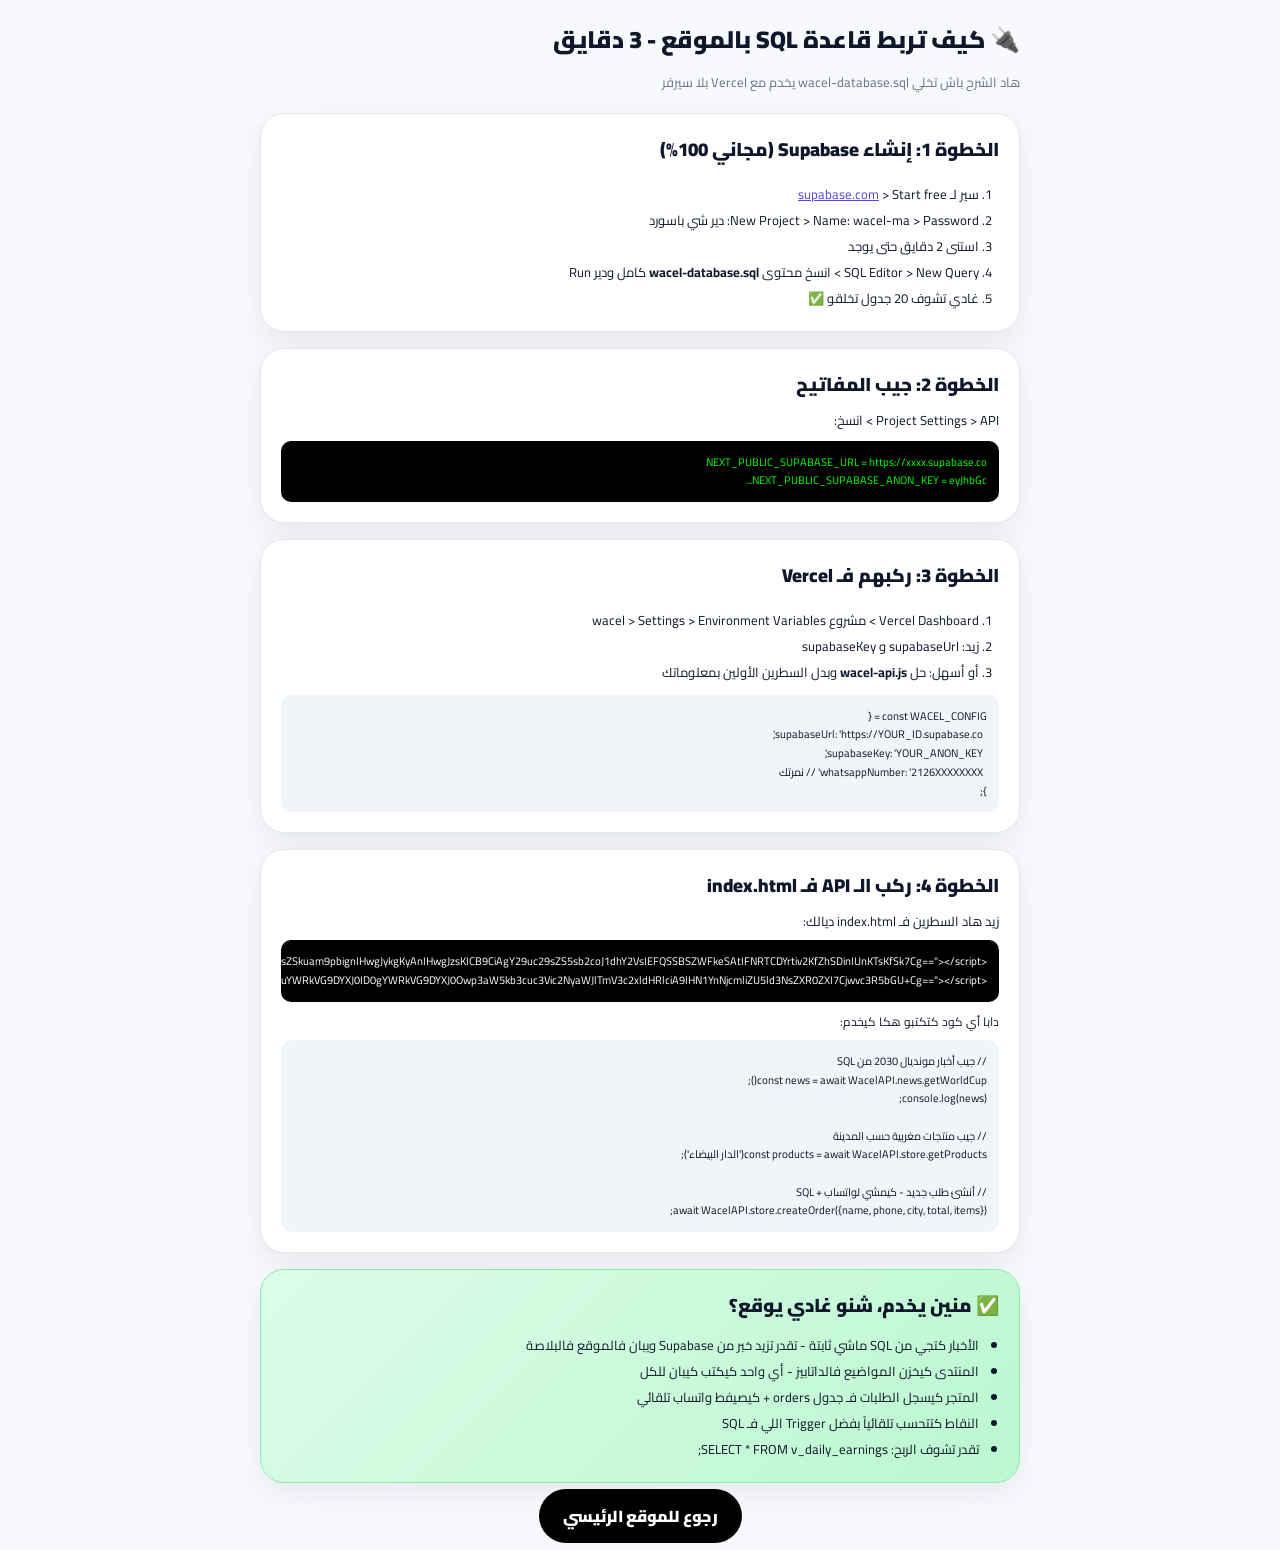
<file: wacel-guide-sql.html>
<!DOCTYPE html>
<html lang="ar" dir="rtl">
<head>
<meta charset="UTF-8">
<meta name="viewport" content="width=device-width, initial-scale=1.0">
<title>كيف تربط SQL بالموقع - دليل سريع</title>
<link rel="stylesheet" href="[data-uri]">
</head>
<body style="max-width:800px;margin:0 auto;padding:20px">
<h1 style="font-weight:900;font-size:24px;margin-bottom:10px">🔌 كيف تربط قاعدة SQL بالموقع - 3 دقايق</h1>
<p style="color:var(--muted);font-size:13px;margin-bottom:20px">هاد الشرح باش تخلي wacel-database.sql يخدم مع Vercel بلا سيرفر</p>

<div class="card">
<h3 style="font-weight:900">الخطوة 1: إنشاء Supabase (مجاني 100%)</h3>
<ol style="margin:15px 20px 0 0;font-size:13px;line-height:2">
<li>سير لـ <a href="https://supabase.com" target="_blank" style="color:var(--primary);text-decoration:underline">supabase.com</a> > Start free</li>
<li>New Project > Name: wacel-ma > Password: دير شي باسورد</li>
<li>استنى 2 دقايق حتى يوجد</li>
<li>SQL Editor > New Query > انسخ محتوى <b>wacel-database.sql</b> كامل ودير Run</li>
<li>غادي تشوف 20 جدول تخلقو ✅</li>
</ol>
</div>

<div class="card" style="margin-top:16px">
<h3 style="font-weight:900">الخطوة 2: جيب المفاتيح</h3>
<p style="font-size:13px;margin-top:8px">Project Settings > API > انسخ:</p>
<pre style="background:#000;color:#0f0;padding:12px;border-radius:10px;font-size:11px;margin-top:10px;overflow-x:auto">
NEXT_PUBLIC_SUPABASE_URL = https://xxxx.supabase.co
NEXT_PUBLIC_SUPABASE_ANON_KEY = eyJhbGc...
</pre>
</div>

<div class="card" style="margin-top:16px">
<h3 style="font-weight:900">الخطوة 3: ركبهم فـ Vercel</h3>
<ol style="margin:15px 20px 0 0;font-size:13px;line-height:2">
<li>Vercel Dashboard > مشروع wacel > Settings > Environment Variables</li>
<li>زيد: <code>supabaseUrl</code> و <code>supabaseKey</code></li>
<li>أو أسهل: حل <b>wacel-api.js</b> وبدل السطرين الأولين بمعلوماتك</li>
</ol>
<pre style="background:var(--ad-bg);padding:12px;border-radius:10px;font-size:11px;margin-top:10px">
const WACEL_CONFIG = {
  supabaseUrl: 'https://YOUR_ID.supabase.co',
  supabaseKey: 'YOUR_ANON_KEY',
  whatsappNumber: '2126XXXXXXXX' // نمرتك
};
</pre>
</div>

<div class="card" style="margin-top:16px">
<h3 style="font-weight:900">الخطوة 4: ركب الـ API فـ index.html</h3>
<p style="font-size:13px;margin:8px 0">زيد هاد السطرين فـ index.html ديالك:</p>
<pre style="background:#000;color:#fff;padding:12px;border-radius:10px;font-size:11px;overflow-x:auto">
&lt;script type="module" src="[data-uri]"&gt;&lt;/script&gt;
&lt;script src="[data-uri]"&gt;&lt;/script&gt;
</pre>
<p style="font-size:12px;margin-top:10px">دابا أي كود كتكتبو هكا كيخدم:</p>
<pre style="background:var(--ad-bg);padding:12px;border-radius:10px;font-size:11px;margin-top:8px">
// جيب أخبار مونديال 2030 من SQL
const news = await WacelAPI.news.getWorldCup();
console.log(news);

// جيب منتجات مغربية حسب المدينة
const products = await WacelAPI.store.getProducts('الدار البيضاء');

// أنشئ طلب جديد - كيمشي لواتساب + SQL
await WacelAPI.store.createOrder({name, phone, city, total, items});
</pre>
</div>

<div class="card" style="margin-top:16px;background:linear-gradient(135deg,#dcfce7,#bbf7d0);border-color:#86efac">
<h3 style="font-weight:900">✅ منين يخدم، شنو غادي يوقع؟</h3>
<ul style="margin:10px 20px 0 0;font-size:13px;line-height:2">
<li>الأخبار كتجي من SQL ماشي ثابتة - تقدر تزيد خبر من Supabase ويبان فالموقع فالبلاصة</li>
<li>المنتدى كيخزن المواضيع فالداتابيز - أي واحد كيكتب كيبان للكل</li>
<li>المتجر كيسجل الطلبات فـ جدول orders + كيصيفط واتساب تلقائي</li>
<li>النقاط كتتحسب تلقائياً بفضل Trigger اللي فـ SQL</li>
<li>تقدر تشوف الربح: <code>SELECT * FROM v_daily_earnings;</code></li>
</ul>
</div>

<div style="margin-top:20px;text-align:center">
<a href="[data-uri]" style="background:#000;color:#fff;padding:12px 24px;border-radius:999px;text-decoration:none;font-weight:900">رجوع للموقع الرئيسي</a>
</div>
</body>
</html>
</file>
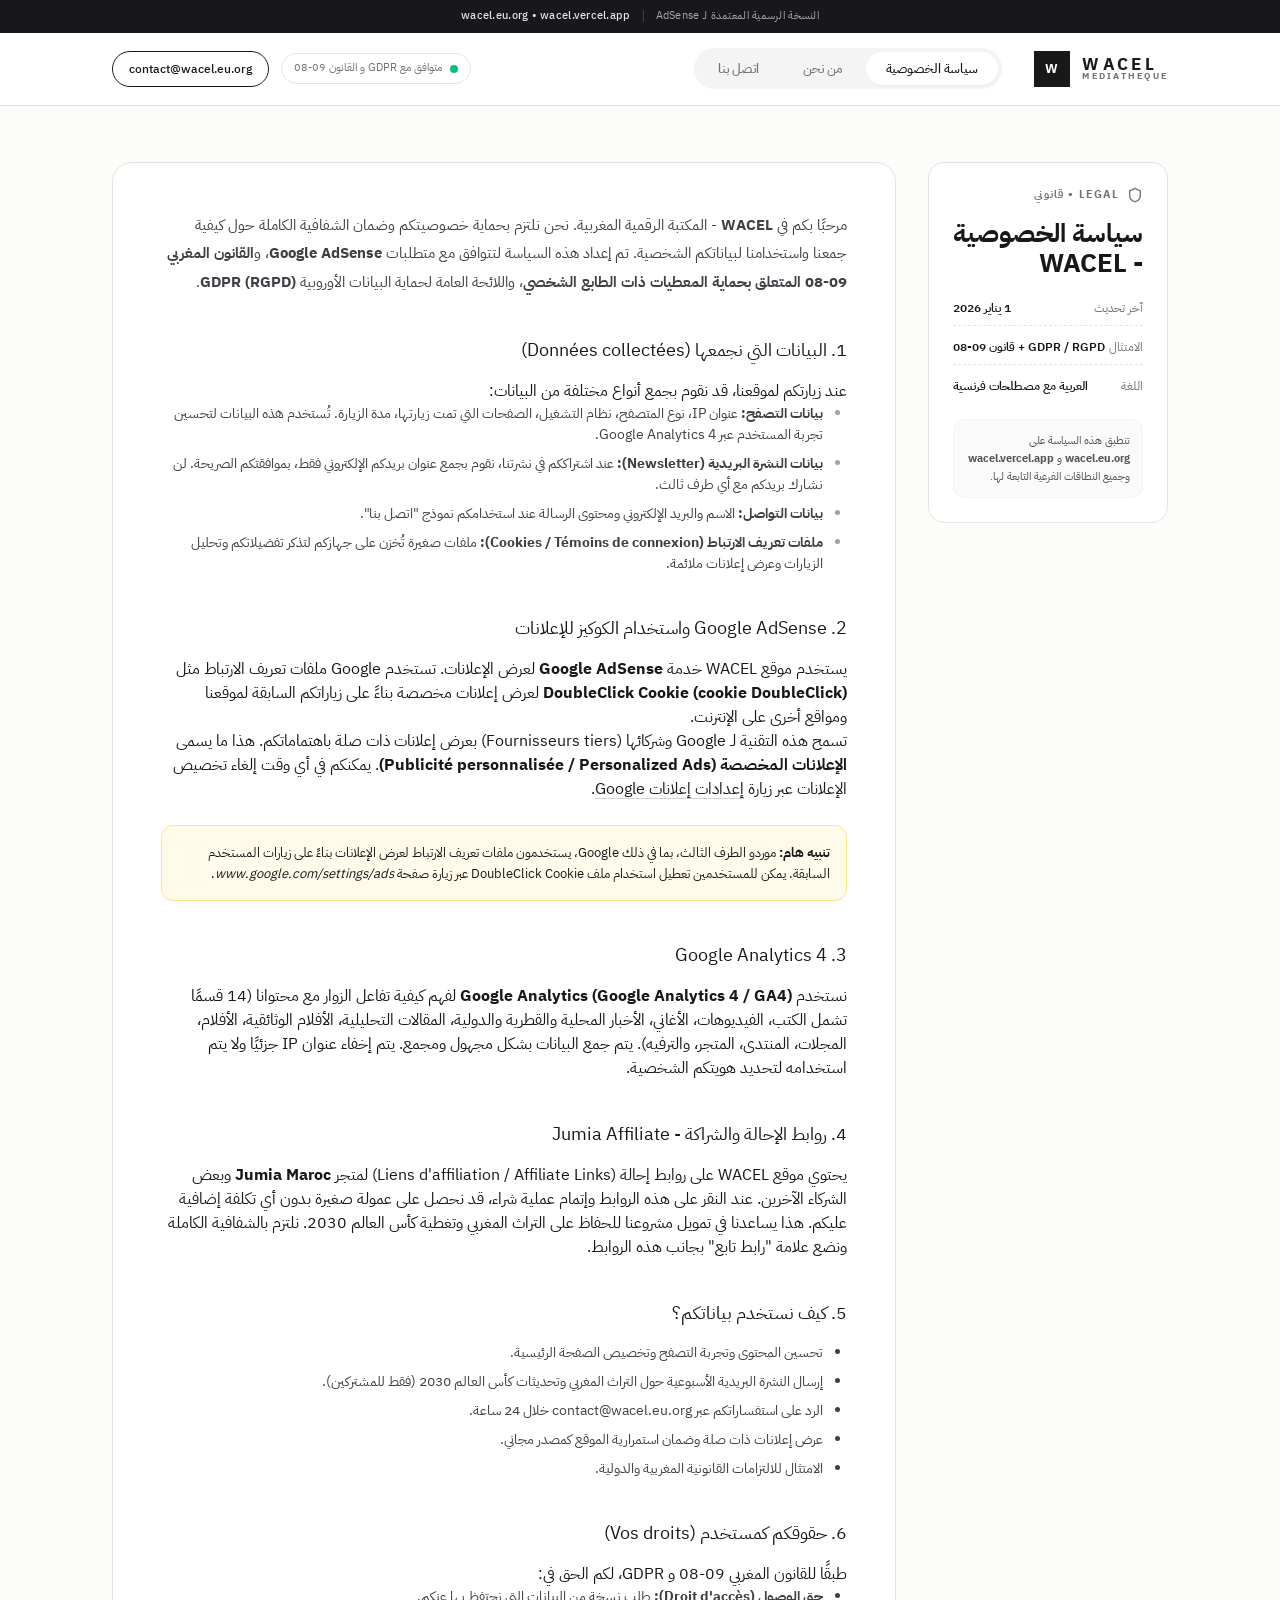
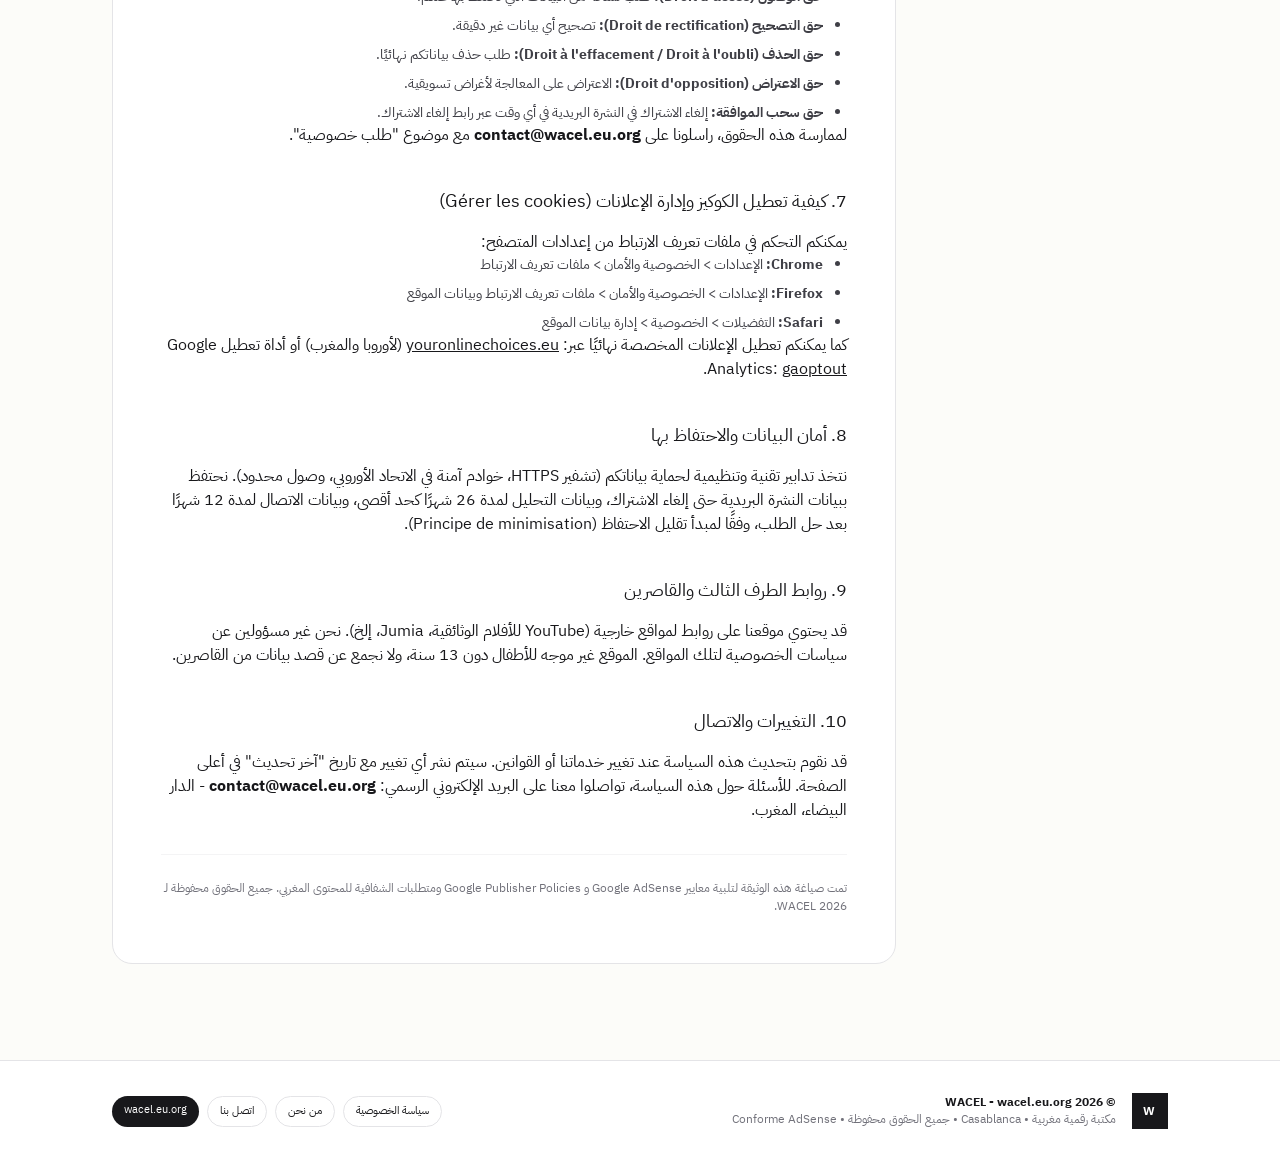
<file: wacel-legal-pages.html>
<!DOCTYPE html>
<html lang="en">
<head>
  <meta charset="UTF-8">
  <meta name="viewport" content="width=device-width, initial-scale=1">
  <title>React Artifact</title>
  <style>*,:after,:before{--tw-border-spacing-x:0;--tw-border-spacing-y:0;--tw-translate-x:0;--tw-translate-y:0;--tw-rotate:0;--tw-skew-x:0;--tw-skew-y:0;--tw-scale-x:1;--tw-scale-y:1;--tw-pan-x: ;--tw-pan-y: ;--tw-pinch-zoom: ;--tw-scroll-snap-strictness:proximity;--tw-gradient-from-position: ;--tw-gradient-via-position: ;--tw-gradient-to-position: ;--tw-ordinal: ;--tw-slashed-zero: ;--tw-numeric-figure: ;--tw-numeric-spacing: ;--tw-numeric-fraction: ;--tw-ring-inset: ;--tw-ring-offset-width:0px;--tw-ring-offset-color:#fff;--tw-ring-color:rgba(59,130,246,.5);--tw-ring-offset-shadow:0 0 #0000;--tw-ring-shadow:0 0 #0000;--tw-shadow:0 0 #0000;--tw-shadow-colored:0 0 #0000;--tw-blur: ;--tw-brightness: ;--tw-contrast: ;--tw-grayscale: ;--tw-hue-rotate: ;--tw-invert: ;--tw-saturate: ;--tw-sepia: ;--tw-drop-shadow: ;--tw-backdrop-blur: ;--tw-backdrop-brightness: ;--tw-backdrop-contrast: ;--tw-backdrop-grayscale: ;--tw-backdrop-hue-rotate: ;--tw-backdrop-invert: ;--tw-backdrop-opacity: ;--tw-backdrop-saturate: ;--tw-backdrop-sepia: ;--tw-contain-size: ;--tw-contain-layout: ;--tw-contain-paint: ;--tw-contain-style: }::backdrop{--tw-border-spacing-x:0;--tw-border-spacing-y:0;--tw-translate-x:0;--tw-translate-y:0;--tw-rotate:0;--tw-skew-x:0;--tw-skew-y:0;--tw-scale-x:1;--tw-scale-y:1;--tw-pan-x: ;--tw-pan-y: ;--tw-pinch-zoom: ;--tw-scroll-snap-strictness:proximity;--tw-gradient-from-position: ;--tw-gradient-via-position: ;--tw-gradient-to-position: ;--tw-ordinal: ;--tw-slashed-zero: ;--tw-numeric-figure: ;--tw-numeric-spacing: ;--tw-numeric-fraction: ;--tw-ring-inset: ;--tw-ring-offset-width:0px;--tw-ring-offset-color:#fff;--tw-ring-color:rgba(59,130,246,.5);--tw-ring-offset-shadow:0 0 #0000;--tw-ring-shadow:0 0 #0000;--tw-shadow:0 0 #0000;--tw-shadow-colored:0 0 #0000;--tw-blur: ;--tw-brightness: ;--tw-contrast: ;--tw-grayscale: ;--tw-hue-rotate: ;--tw-invert: ;--tw-saturate: ;--tw-sepia: ;--tw-drop-shadow: ;--tw-backdrop-blur: ;--tw-backdrop-brightness: ;--tw-backdrop-contrast: ;--tw-backdrop-grayscale: ;--tw-backdrop-hue-rotate: ;--tw-backdrop-invert: ;--tw-backdrop-opacity: ;--tw-backdrop-saturate: ;--tw-backdrop-sepia: ;--tw-contain-size: ;--tw-contain-layout: ;--tw-contain-paint: ;--tw-contain-style: }/*! tailwindcss v3.4.18 | MIT License | https://tailwindcss.com*/*,:after,:before{box-sizing:border-box;border:0 solid #e5e7eb}:after,:before{--tw-content:""}:host,html{line-height:1.5;-webkit-text-size-adjust:100%;-moz-tab-size:4;-o-tab-size:4;tab-size:4;font-family:ui-sans-serif,system-ui,sans-serif,Apple Color Emoji,Segoe UI Emoji,Segoe UI Symbol,Noto Color Emoji;font-feature-settings:normal;font-variation-settings:normal;-webkit-tap-highlight-color:transparent}body{line-height:inherit}hr{height:0;color:inherit;border-top-width:1px}abbr:where([title]){-webkit-text-decoration:underline dotted;text-decoration:underline dotted}h1,h2,h3,h4,h5,h6{font-size:inherit;font-weight:inherit}a{color:inherit;text-decoration:inherit}b,strong{font-weight:bolder}code,kbd,pre,samp{font-family:ui-monospace,SFMono-Regular,Menlo,Monaco,Consolas,Liberation Mono,Courier New,monospace;font-feature-settings:normal;font-variation-settings:normal;font-size:1em}small{font-size:80%}sub,sup{font-size:75%;line-height:0;position:relative;vertical-align:baseline}sub{bottom:-.25em}sup{top:-.5em}table{text-indent:0;border-color:inherit;border-collapse:collapse}button,input,optgroup,select,textarea{font-family:inherit;font-feature-settings:inherit;font-variation-settings:inherit;font-size:100%;font-weight:inherit;line-height:inherit;letter-spacing:inherit;color:inherit;margin:0;padding:0}button,select{text-transform:none}button,input:where([type=button]),input:where([type=reset]),input:where([type=submit]){-webkit-appearance:button;background-color:transparent;background-image:none}:-moz-focusring{outline:auto}:-moz-ui-invalid{box-shadow:none}progress{vertical-align:baseline}::-webkit-inner-spin-button,::-webkit-outer-spin-button{height:auto}[type=search]{-webkit-appearance:textfield;outline-offset:-2px}::-webkit-search-decoration{-webkit-appearance:none}::-webkit-file-upload-button{-webkit-appearance:button;font:inherit}summary{display:list-item}blockquote,dd,dl,figure,h1,h2,h3,h4,h5,h6,hr,p,pre{margin:0}fieldset{margin:0}fieldset,legend{padding:0}menu,ol,ul{list-style:none;margin:0;padding:0}dialog{padding:0}textarea{resize:vertical}input::-moz-placeholder,textarea::-moz-placeholder{opacity:1;color:#9ca3af}input::placeholder,textarea::placeholder{opacity:1;color:#9ca3af}[role=button],button{cursor:pointer}:disabled{cursor:default}audio,canvas,embed,iframe,img,object,svg,video{display:block;vertical-align:middle}img,video{max-width:100%;height:auto}[hidden]:where(:not([hidden=until-found])){display:none}.container{width:100%}@media (min-width:640px){.container{max-width:640px}}@media (min-width:768px){.container{max-width:768px}}@media (min-width:1024px){.container{max-width:1024px}}@media (min-width:1280px){.container{max-width:1280px}}@media (min-width:1536px){.container{max-width:1536px}}.absolute{position:absolute}.relative{position:relative}.sticky{position:sticky}.inset-0{inset:0}.-bottom-1{bottom:-.25rem}.-bottom-6{bottom:-1.5rem}.-left-20{left:-5rem}.-top-20{top:-5rem}.bottom-3{bottom:.75rem}.left-1\/2{left:50%}.left-3{left:.75rem}.right-3{right:.75rem}.top-0{top:0}.top-\[44\%\]{top:44%}.z-40{z-index:40}.col-span-12{grid-column:span 12/span 12}.mx-auto{margin-left:auto;margin-right:auto}.my-6{margin-top:1.5rem;margin-bottom:1.5rem}.-mt-\[1px\]{margin-top:-1px}.mb-2{margin-bottom:.5rem}.mb-4{margin-bottom:1rem}.mt-1{margin-top:.25rem}.mt-10{margin-top:2.5rem}.mt-3{margin-top:.75rem}.mt-4{margin-top:1rem}.mt-5{margin-top:1.25rem}.mt-6{margin-top:1.5rem}.mt-8{margin-top:2rem}.block{display:block}.flex{display:flex}.inline-flex{display:inline-flex}.grid{display:grid}.hidden{display:none}.h-10{height:2.5rem}.h-12{height:3rem}.h-2{height:.5rem}.h-3{height:.75rem}.h-4{height:1rem}.h-5{height:1.25rem}.h-6{height:1.5rem}.h-9{height:2.25rem}.h-\[260px\]{height:260px}.h-\[280px\]{height:280px}.h-\[48px\]{height:48px}.h-\[72px\]{height:72px}.h-full{height:100%}.min-h-screen{min-height:100vh}.w-10{width:2.5rem}.w-12{width:3rem}.w-16{width:4rem}.w-2{width:.5rem}.w-4{width:1rem}.w-5{width:1.25rem}.w-9{width:2.25rem}.w-\[280px\]{width:280px}.w-full{width:100%}.w-px{width:1px}.max-w-\[1120px\]{max-width:1120px}.max-w-none{max-width:none}.-translate-x-1\/2{--tw-translate-x:-50%}.-translate-x-1\/2,.-translate-y-1\/2{transform:translate(var(--tw-translate-x),var(--tw-translate-y)) rotate(var(--tw-rotate)) skewX(var(--tw-skew-x)) skewY(var(--tw-skew-y)) scaleX(var(--tw-scale-x)) scaleY(var(--tw-scale-y))}.-translate-y-1\/2{--tw-translate-y:-50%}.rotate-45{--tw-rotate:45deg;transform:translate(var(--tw-translate-x),var(--tw-translate-y)) rotate(var(--tw-rotate)) skewX(var(--tw-skew-x)) skewY(var(--tw-skew-y)) scaleX(var(--tw-scale-x)) scaleY(var(--tw-scale-y))}@keyframes pulse{50%{opacity:.5}}.animate-pulse{animation:pulse 2s cubic-bezier(.4,0,.6,1) infinite}.resize-none{resize:none}.list-disc{list-style-type:disc}.grid-cols-1{grid-template-columns:repeat(1,minmax(0,1fr))}.grid-cols-12{grid-template-columns:repeat(12,minmax(0,1fr))}.grid-cols-3{grid-template-columns:repeat(3,minmax(0,1fr))}.flex-col{flex-direction:column}.flex-wrap{flex-wrap:wrap}.place-items-center{place-items:center}.items-start{align-items:flex-start}.items-center{align-items:center}.justify-center{justify-content:center}.justify-between{justify-content:space-between}.gap-1{gap:.25rem}.gap-2{gap:.5rem}.gap-3{gap:.75rem}.gap-4{gap:1rem}.gap-5{gap:1.25rem}.gap-6{gap:1.5rem}.gap-8{gap:2rem}.space-y-2>:not([hidden])~:not([hidden]){--tw-space-y-reverse:0;margin-top:calc(.5rem*(1 - var(--tw-space-y-reverse)));margin-bottom:calc(.5rem*var(--tw-space-y-reverse))}.space-y-3>:not([hidden])~:not([hidden]){--tw-space-y-reverse:0;margin-top:calc(.75rem*(1 - var(--tw-space-y-reverse)));margin-bottom:calc(.75rem*var(--tw-space-y-reverse))}.space-y-4>:not([hidden])~:not([hidden]){--tw-space-y-reverse:0;margin-top:calc(1rem*(1 - var(--tw-space-y-reverse)));margin-bottom:calc(1rem*var(--tw-space-y-reverse))}.space-y-5>:not([hidden])~:not([hidden]){--tw-space-y-reverse:0;margin-top:calc(1.25rem*(1 - var(--tw-space-y-reverse)));margin-bottom:calc(1.25rem*var(--tw-space-y-reverse))}.space-y-6>:not([hidden])~:not([hidden]){--tw-space-y-reverse:0;margin-top:calc(1.5rem*(1 - var(--tw-space-y-reverse)));margin-bottom:calc(1.5rem*var(--tw-space-y-reverse))}.overflow-hidden{overflow:hidden}.overflow-x-auto{overflow-x:auto}.whitespace-nowrap{white-space:nowrap}.rounded-\[16px\]{border-radius:16px}.rounded-\[20px\]{border-radius:20px}.rounded-\[24px\]{border-radius:24px}.rounded-full{border-radius:9999px}.rounded-xl{border-radius:.75rem}.border{border-width:1px}.border-b{border-bottom-width:1px}.border-t{border-top-width:1px}.border-dashed{border-style:dashed}.border-amber-200{--tw-border-opacity:1;border-color:rgb(253 230 138/var(--tw-border-opacity,1))}.border-emerald-200{--tw-border-opacity:1;border-color:rgb(167 243 208/var(--tw-border-opacity,1))}.border-white\/10{border-color:hsla(0,0%,100%,.1)}.border-white\/15{border-color:hsla(0,0%,100%,.15)}.border-zinc-100{--tw-border-opacity:1;border-color:rgb(244 244 245/var(--tw-border-opacity,1))}.border-zinc-200{--tw-border-opacity:1;border-color:rgb(228 228 231/var(--tw-border-opacity,1))}.border-zinc-900{--tw-border-opacity:1;border-color:rgb(24 24 27/var(--tw-border-opacity,1))}.bg-\[\#f5f3ef\]{--tw-bg-opacity:1;background-color:rgb(245 243 239/var(--tw-bg-opacity,1))}.bg-\[\#fcfcf9\]{--tw-bg-opacity:1;background-color:rgb(252 252 249/var(--tw-bg-opacity,1))}.bg-amber-50{--tw-bg-opacity:1;background-color:rgb(255 251 235/var(--tw-bg-opacity,1))}.bg-black\/10{background-color:rgba(0,0,0,.1)}.bg-emerald-400{--tw-bg-opacity:1;background-color:rgb(52 211 153/var(--tw-bg-opacity,1))}.bg-emerald-50{--tw-bg-opacity:1;background-color:rgb(236 253 245/var(--tw-bg-opacity,1))}.bg-emerald-500{--tw-bg-opacity:1;background-color:rgb(16 185 129/var(--tw-bg-opacity,1))}.bg-white{--tw-bg-opacity:1;background-color:rgb(255 255 255/var(--tw-bg-opacity,1))}.bg-white\/10{background-color:hsla(0,0%,100%,.1)}.bg-white\/90{background-color:hsla(0,0%,100%,.9)}.bg-white\/95{background-color:hsla(0,0%,100%,.95)}.bg-zinc-100{--tw-bg-opacity:1;background-color:rgb(244 244 245/var(--tw-bg-opacity,1))}.bg-zinc-50{--tw-bg-opacity:1;background-color:rgb(250 250 250/var(--tw-bg-opacity,1))}.bg-zinc-50\/50{background-color:hsla(0,0%,98%,.5)}.bg-zinc-700{--tw-bg-opacity:1;background-color:rgb(63 63 70/var(--tw-bg-opacity,1))}.bg-zinc-900{--tw-bg-opacity:1;background-color:rgb(24 24 27/var(--tw-bg-opacity,1))}.p-1{padding:.25rem}.p-3{padding:.75rem}.p-4{padding:1rem}.p-6{padding:1.5rem}.p-7{padding:1.75rem}.p-8{padding:2rem}.px-2\.5{padding-left:.625rem;padding-right:.625rem}.px-3{padding-left:.75rem;padding-right:.75rem}.px-4{padding-left:1rem;padding-right:1rem}.px-5{padding-left:1.25rem;padding-right:1.25rem}.px-6{padding-left:1.5rem;padding-right:1.5rem}.px-8{padding-left:2rem;padding-right:2rem}.py-1{padding-top:.25rem;padding-bottom:.25rem}.py-1\.5{padding-top:.375rem;padding-bottom:.375rem}.py-10{padding-top:2.5rem;padding-bottom:2.5rem}.py-2{padding-top:.5rem;padding-bottom:.5rem}.py-2\.5{padding-top:.625rem;padding-bottom:.625rem}.py-8{padding-top:2rem;padding-bottom:2rem}.py-\[7px\]{padding-top:7px;padding-bottom:7px}.pb-2{padding-bottom:.5rem}.pr-6{padding-right:1.5rem}.pt-2{padding-top:.5rem}.pt-6{padding-top:1.5rem}.pt-8{padding-top:2rem}.text-left{text-align:left}.text-\[11px\]{font-size:11px}.text-\[12px\]{font-size:12px}.text-\[13px\]{font-size:13px}.text-\[14px\]{font-size:14px}.text-\[15px\]{font-size:15px}.text-\[16px\]{font-size:16px}.text-\[17px\]{font-size:17px}.text-\[18px\]{font-size:18px}.text-\[20px\]{font-size:20px}.text-\[26px\]{font-size:26px}.text-\[28px\]{font-size:28px}.text-\[38px\]{font-size:38px}.text-\[9px\]{font-size:9px}.font-black{font-weight:900}.font-bold{font-weight:700}.font-medium{font-weight:500}.font-semibold{font-weight:600}.leading-\[0\.95\]{line-height:.95}.leading-\[0\.9\]{line-height:.9}.leading-\[1\.15\]{line-height:1.15}.leading-\[1\.4\]{line-height:1.4}.leading-\[1\.7\]{line-height:1.7}.leading-\[1\.8\]{line-height:1.8}.leading-\[1\.9\]{line-height:1.9}.leading-relaxed{line-height:1.625}.leading-tight{line-height:1.25}.tracking-\[0\.15em\]{letter-spacing:.15em}.tracking-\[0\.25em\]{letter-spacing:.25em}.tracking-\[0\.2em\]{letter-spacing:.2em}.tracking-wide{letter-spacing:.025em}.tracking-widest{letter-spacing:.1em}.text-emerald-900{--tw-text-opacity:1;color:rgb(6 78 59/var(--tw-text-opacity,1))}.text-white{--tw-text-opacity:1;color:rgb(255 255 255/var(--tw-text-opacity,1))}.text-zinc-200{--tw-text-opacity:1;color:rgb(228 228 231/var(--tw-text-opacity,1))}.text-zinc-300{--tw-text-opacity:1;color:rgb(212 212 216/var(--tw-text-opacity,1))}.text-zinc-400{--tw-text-opacity:1;color:rgb(161 161 170/var(--tw-text-opacity,1))}.text-zinc-500{--tw-text-opacity:1;color:rgb(113 113 122/var(--tw-text-opacity,1))}.text-zinc-600{--tw-text-opacity:1;color:rgb(82 82 91/var(--tw-text-opacity,1))}.text-zinc-700{--tw-text-opacity:1;color:rgb(63 63 70/var(--tw-text-opacity,1))}.text-zinc-900{--tw-text-opacity:1;color:rgb(24 24 27/var(--tw-text-opacity,1))}.underline{text-decoration-line:underline}.decoration-zinc-300{text-decoration-color:#d4d4d8}.underline-offset-4{text-underline-offset:4px}.opacity-70{opacity:.7}.shadow-\[0_8px_24px_rgba\(0\2c 0\2c 0\2c 0\.25\)\]{--tw-shadow:0 8px 24px rgba(0,0,0,.25);--tw-shadow-colored:0 8px 24px var(--tw-shadow-color)}.shadow-\[0_8px_24px_rgba\(0\2c 0\2c 0\2c 0\.25\)\],.shadow-sm{box-shadow:var(--tw-ring-offset-shadow,0 0 #0000),var(--tw-ring-shadow,0 0 #0000),var(--tw-shadow)}.shadow-sm{--tw-shadow:0 1px 2px 0 rgba(0,0,0,.05);--tw-shadow-colored:0 1px 2px 0 var(--tw-shadow-color)}.outline-none{outline:2px solid transparent;outline-offset:2px}.blur-\[1px\]{--tw-blur:blur(1px)}.blur-\[1px\],.blur-\[6px\]{filter:var(--tw-blur) var(--tw-brightness) var(--tw-contrast) var(--tw-grayscale) var(--tw-hue-rotate) var(--tw-invert) var(--tw-saturate) var(--tw-sepia) var(--tw-drop-shadow)}.blur-\[6px\]{--tw-blur:blur(6px)}.backdrop-blur{--tw-backdrop-blur:blur(8px)}.backdrop-blur,.backdrop-blur-xl{backdrop-filter:var(--tw-backdrop-blur) var(--tw-backdrop-brightness) var(--tw-backdrop-contrast) var(--tw-backdrop-grayscale) var(--tw-backdrop-hue-rotate) var(--tw-backdrop-invert) var(--tw-backdrop-opacity) var(--tw-backdrop-saturate) var(--tw-backdrop-sepia)}.backdrop-blur-xl{--tw-backdrop-blur:blur(24px)}.transition{transition-property:color,background-color,border-color,text-decoration-color,fill,stroke,opacity,box-shadow,transform,filter,backdrop-filter;transition-timing-function:cubic-bezier(.4,0,.2,1);transition-duration:.15s}.transition-all{transition-property:all;transition-timing-function:cubic-bezier(.4,0,.2,1);transition-duration:.15s}#root,body,html{min-height:100%}body{margin:0;font-family:Inter,ui-sans-serif,system-ui,-apple-system,BlinkMacSystemFont,Segoe UI,sans-serif}[role=button]:not([aria-disabled=true]),button:not(:disabled),label[for],select:not(:disabled),summary{cursor:pointer}.marker\:text-zinc-400 ::marker{color:#a1a1aa}.marker\:text-zinc-400::marker{color:#a1a1aa}.selection\:bg-zinc-900 ::-moz-selection{--tw-bg-opacity:1;background-color:rgb(24 24 27/var(--tw-bg-opacity,1))}.selection\:bg-zinc-900 ::selection{--tw-bg-opacity:1;background-color:rgb(24 24 27/var(--tw-bg-opacity,1))}.selection\:text-white ::-moz-selection{--tw-text-opacity:1;color:rgb(255 255 255/var(--tw-text-opacity,1))}.selection\:text-white ::selection{--tw-text-opacity:1;color:rgb(255 255 255/var(--tw-text-opacity,1))}.selection\:bg-zinc-900::-moz-selection{--tw-bg-opacity:1;background-color:rgb(24 24 27/var(--tw-bg-opacity,1))}.selection\:bg-zinc-900::selection{--tw-bg-opacity:1;background-color:rgb(24 24 27/var(--tw-bg-opacity,1))}.selection\:text-white::-moz-selection{--tw-text-opacity:1;color:rgb(255 255 255/var(--tw-text-opacity,1))}.selection\:text-white::selection{--tw-text-opacity:1;color:rgb(255 255 255/var(--tw-text-opacity,1))}.hover\:border-zinc-900:hover{--tw-border-opacity:1;border-color:rgb(24 24 27/var(--tw-border-opacity,1))}.hover\:bg-black:hover{--tw-bg-opacity:1;background-color:rgb(0 0 0/var(--tw-bg-opacity,1))}.hover\:bg-zinc-50:hover{--tw-bg-opacity:1;background-color:rgb(250 250 250/var(--tw-bg-opacity,1))}.hover\:bg-zinc-900:hover{--tw-bg-opacity:1;background-color:rgb(24 24 27/var(--tw-bg-opacity,1))}.hover\:text-white:hover{--tw-text-opacity:1;color:rgb(255 255 255/var(--tw-text-opacity,1))}.hover\:text-zinc-900:hover{--tw-text-opacity:1;color:rgb(24 24 27/var(--tw-text-opacity,1))}.focus\:border-zinc-900:focus{--tw-border-opacity:1;border-color:rgb(24 24 27/var(--tw-border-opacity,1))}.focus\:bg-white:focus{--tw-bg-opacity:1;background-color:rgb(255 255 255/var(--tw-bg-opacity,1))}.focus\:ring-4:focus{--tw-ring-offset-shadow:var(--tw-ring-inset) 0 0 0 var(--tw-ring-offset-width) var(--tw-ring-offset-color);--tw-ring-shadow:var(--tw-ring-inset) 0 0 0 calc(4px + var(--tw-ring-offset-width)) var(--tw-ring-color);box-shadow:var(--tw-ring-offset-shadow),var(--tw-ring-shadow),var(--tw-shadow,0 0 #0000)}.focus\:ring-zinc-100:focus{--tw-ring-opacity:1;--tw-ring-color:rgb(244 244 245/var(--tw-ring-opacity,1))}.group:hover .group-hover\:text-zinc-900{--tw-text-opacity:1;color:rgb(24 24 27/var(--tw-text-opacity,1))}@media (min-width:640px){.sm\:grid-cols-2{grid-template-columns:repeat(2,minmax(0,1fr))}}@media (min-width:768px){.md\:flex{display:flex}.md\:grid{display:grid}.md\:hidden{display:none}.md\:grid-cols-2{grid-template-columns:repeat(2,minmax(0,1fr))}.md\:flex-row{flex-direction:row}.md\:items-center{align-items:center}.md\:p-10{padding:2.5rem}.md\:px-12{padding-left:3rem;padding-right:3rem}.md\:px-8{padding-left:2rem;padding-right:2rem}.md\:py-12{padding-top:3rem;padding-bottom:3rem}.md\:py-14{padding-top:3.5rem;padding-bottom:3.5rem}.md\:text-\[44px\]{font-size:44px}}@media (min-width:1024px){.lg\:sticky{position:sticky}.lg\:top-\[110px\]{top:110px}.lg\:col-span-3{grid-column:span 3/span 3}.lg\:col-span-5{grid-column:span 5/span 5}.lg\:col-span-7{grid-column:span 7/span 7}.lg\:col-span-9{grid-column:span 9/span 9}.lg\:flex{display:flex}}</style>
</head>
<body>
  <div id="root"></div>
  
  <script type="module">var td=Object.create;var{getPrototypeOf:nd,defineProperty:Vl,getOwnPropertyNames:rd}=Object;var ld=Object.prototype.hasOwnProperty;var Ae=(e,t,n)=>{n=e!=null?td(nd(e)):{};let r=t||!e||!e.__esModule?Vl(n,"default",{value:e,enumerable:!0}):n;for(let l of rd(e))if(!ld.call(r,l))Vl(r,l,{get:()=>e[l],enumerable:!0});return r};var vr=(e,t)=>()=>(t||e((t={exports:{}}).exports,t),t.exports);var id=(e,t)=>{for(var n in t)Vl(e,n,{get:t[n],enumerable:!0,configurable:!0,set:(r)=>t[n]=()=>r})};var od=(e,t)=>()=>(e&&(t=e(e=0)),t);var ht=vr((xd)=>{var hn=Symbol.for("react.element"),ud=Symbol.for("react.portal"),ad=Symbol.for("react.fragment"),sd=Symbol.for("react.strict_mode"),cd=Symbol.for("react.profiler"),dd=Symbol.for("react.provider"),fd=Symbol.for("react.context"),pd=Symbol.for("react.forward_ref"),md=Symbol.for("react.suspense"),vd=Symbol.for("react.memo"),hd=Symbol.for("react.lazy"),cu=Symbol.iterator;function gd(e){if(e===null||typeof e!=="object")return null;return e=cu&&e[cu]||e["@@iterator"],typeof e==="function"?e:null}var pu={isMounted:function(){return!1},enqueueForceUpdate:function(){},enqueueReplaceState:function(){},enqueueSetState:function(){}},mu=Object.assign,vu={};function Ft(e,t,n){this.props=e,this.context=t,this.refs=vu,this.updater=n||pu}Ft.prototype.isReactComponent={};Ft.prototype.setState=function(e,t){if(typeof e!=="object"&&typeof e!=="function"&&e!=null)throw Error("setState(...): takes an object of state variables to update or a function which returns an object of state variables.");this.updater.enqueueSetState(this,e,t,"setState")};Ft.prototype.forceUpdate=function(e){this.updater.enqueueForceUpdate(this,e,"forceUpdate")};function hu(){}hu.prototype=Ft.prototype;function Ql(e,t,n){this.props=e,this.context=t,this.refs=vu,this.updater=n||pu}var $l=Ql.prototype=new hu;$l.constructor=Ql;mu($l,Ft.prototype);$l.isPureReactComponent=!0;var du=Array.isArray,gu=Object.prototype.hasOwnProperty,Hl={current:null},yu={key:!0,ref:!0,__self:!0,__source:!0};function wu(e,t,n){var r,l={},i=null,o=null;if(t!=null)for(r in t.ref!==void 0&&(o=t.ref),t.key!==void 0&&(i=""+t.key),t)gu.call(t,r)&&!yu.hasOwnProperty(r)&&(l[r]=t[r]);var u=arguments.length-2;if(u===1)l.children=n;else if(1<u){for(var a=Array(u),d=0;d<u;d++)a[d]=arguments[d+2];l.children=a}if(e&&e.defaultProps)for(r in u=e.defaultProps,u)l[r]===void 0&&(l[r]=u[r]);return{$$typeof:hn,type:e,key:i,ref:o,props:l,_owner:Hl.current}}function yd(e,t){return{$$typeof:hn,type:e.type,key:t,ref:e.ref,props:e.props,_owner:e._owner}}function Gl(e){return typeof e==="object"&&e!==null&&e.$$typeof===hn}function wd(e){var t={"=":"=0",":":"=2"};return"$"+e.replace(/[=:]/g,function(n){return t[n]})}var fu=/\/+/g;function Bl(e,t){return typeof e==="object"&&e!==null&&e.key!=null?wd(""+e.key):t.toString(36)}function gr(e,t,n,r,l){var i=typeof e;if(i==="undefined"||i==="boolean")e=null;var o=!1;if(e===null)o=!0;else switch(i){case"string":case"number":o=!0;break;case"object":switch(e.$$typeof){case hn:case ud:o=!0}}if(o)return o=e,l=l(o),e=r===""?"."+Bl(o,0):r,du(l)?(n="",e!=null&&(n=e.replace(fu,"$&/")+"/"),gr(l,t,n,"",function(d){return d})):l!=null&&(Gl(l)&&(l=yd(l,n+(!l.key||o&&o.key===l.key?"":(""+l.key).replace(fu,"$&/")+"/")+e)),t.push(l)),1;if(o=0,r=r===""?".":r+":",du(e))for(var u=0;u<e.length;u++){i=e[u];var a=r+Bl(i,u);o+=gr(i,t,n,a,l)}else if(a=gd(e),typeof a==="function")for(e=a.call(e),u=0;!(i=e.next()).done;)i=i.value,a=r+Bl(i,u++),o+=gr(i,t,n,a,l);else if(i==="object")throw t=String(e),Error("Objects are not valid as a React child (found: "+(t==="[object Object]"?"object with keys {"+Object.keys(e).join(", ")+"}":t)+"). If you meant to render a collection of children, use an array instead.");return o}function hr(e,t,n){if(e==null)return e;var r=[],l=0;return gr(e,r,"","",function(i){return t.call(n,i,l++)}),r}function kd(e){if(e._status===-1){var t=e._result;t=t(),t.then(function(n){if(e._status===0||e._status===-1)e._status=1,e._result=n},function(n){if(e._status===0||e._status===-1)e._status=2,e._result=n}),e._status===-1&&(e._status=0,e._result=t)}if(e._status===1)return e._result.default;throw e._result}var ne={current:null},yr={transition:null},Sd={ReactCurrentDispatcher:ne,ReactCurrentBatchConfig:yr,ReactCurrentOwner:Hl};function ku(){throw Error("act(...) is not supported in production builds of React.")}xd.Children={map:hr,forEach:function(e,t,n){hr(e,function(){t.apply(this,arguments)},n)},count:function(e){var t=0;return hr(e,function(){t++}),t},toArray:function(e){return hr(e,function(t){return t})||[]},only:function(e){if(!Gl(e))throw Error("React.Children.only expected to receive a single React element child.");return e}};xd.Component=Ft;xd.Fragment=ad;xd.Profiler=cd;xd.PureComponent=Ql;xd.StrictMode=sd;xd.Suspense=md;xd.__SECRET_INTERNALS_DO_NOT_USE_OR_YOU_WILL_BE_FIRED=Sd;xd.act=ku;xd.cloneElement=function(e,t,n){if(e===null||e===void 0)throw Error("React.cloneElement(...): The argument must be a React element, but you passed "+e+".");var r=mu({},e.props),l=e.key,i=e.ref,o=e._owner;if(t!=null){if(t.ref!==void 0&&(i=t.ref,o=Hl.current),t.key!==void 0&&(l=""+t.key),e.type&&e.type.defaultProps)var u=e.type.defaultProps;for(a in t)gu.call(t,a)&&!yu.hasOwnProperty(a)&&(r[a]=t[a]===void 0&&u!==void 0?u[a]:t[a])}var a=arguments.length-2;if(a===1)r.children=n;else if(1<a){u=Array(a);for(var d=0;d<a;d++)u[d]=arguments[d+2];r.children=u}return{$$typeof:hn,type:e.type,key:l,ref:i,props:r,_owner:o}};xd.createContext=function(e){return e={$$typeof:fd,_currentValue:e,_currentValue2:e,_threadCount:0,Provider:null,Consumer:null,_defaultValue:null,_globalName:null},e.Provider={$$typeof:dd,_context:e},e.Consumer=e};xd.createElement=wu;xd.createFactory=function(e){var t=wu.bind(null,e);return t.type=e,t};xd.createRef=function(){return{current:null}};xd.forwardRef=function(e){return{$$typeof:pd,render:e}};xd.isValidElement=Gl;xd.lazy=function(e){return{$$typeof:hd,_payload:{_status:-1,_result:e},_init:kd}};xd.memo=function(e,t){return{$$typeof:vd,type:e,compare:t===void 0?null:t}};xd.startTransition=function(e){var t=yr.transition;yr.transition={};try{e()}finally{yr.transition=t}};xd.unstable_act=ku;xd.useCallback=function(e,t){return ne.current.useCallback(e,t)};xd.useContext=function(e){return ne.current.useContext(e)};xd.useDebugValue=function(){};xd.useDeferredValue=function(e){return ne.current.useDeferredValue(e)};xd.useEffect=function(e,t){return ne.current.useEffect(e,t)};xd.useId=function(){return ne.current.useId()};xd.useImperativeHandle=function(e,t,n){return ne.current.useImperativeHandle(e,t,n)};xd.useInsertionEffect=function(e,t){return ne.current.useInsertionEffect(e,t)};xd.useLayoutEffect=function(e,t){return ne.current.useLayoutEffect(e,t)};xd.useMemo=function(e,t){return ne.current.useMemo(e,t)};xd.useReducer=function(e,t,n){return ne.current.useReducer(e,t,n)};xd.useRef=function(e){return ne.current.useRef(e)};xd.useState=function(e){return ne.current.useState(e)};xd.useSyncExternalStore=function(e,t,n){return ne.current.useSyncExternalStore(e,t,n)};xd.useTransition=function(){return ne.current.useTransition()};xd.version="18.3.1"});var _u=vr((uf)=>{function Yl(e,t){var n=e.length;e.push(t);e:for(;0<n;){var r=n-1>>>1,l=e[r];if(0<wr(l,t))e[r]=t,e[n]=l,n=r;else break e}}function Ne(e){return e.length===0?null:e[0]}function Nr(e){if(e.length===0)return null;var t=e[0],n=e.pop();if(n!==t){e[0]=n;e:for(var r=0,l=e.length,i=l>>>1;r<i;){var o=2*(r+1)-1,u=e[o],a=o+1,d=e[a];if(0>wr(u,n))a<l&&0>wr(d,u)?(e[r]=d,e[a]=n,r=a):(e[r]=u,e[o]=n,r=o);else if(a<l&&0>wr(d,n))e[r]=d,e[a]=n,r=a;else break e}}return t}function wr(e,t){var n=e.sortIndex-t.sortIndex;return n!==0?n:e.id-t.id}if(typeof performance==="object"&&typeof performance.now==="function")Xl=performance,uf.unstable_now=function(){return Xl.now()};else kr=Date,Zl=kr.now(),uf.unstable_now=function(){return kr.now()-Zl};var Xl,kr,Zl,Re=[],Ze=[],of=1,he=null,q=3,Er=!1,gt=!1,yn=!1,xu=typeof setTimeout==="function"?setTimeout:null,Nu=typeof clearTimeout==="function"?clearTimeout:null,Su=typeof setImmediate<"u"?setImmediate:null;typeof navigator<"u"&&navigator.scheduling!==void 0&&navigator.scheduling.isInputPending!==void 0&&navigator.scheduling.isInputPending.bind(navigator.scheduling);function Jl(e){for(var t=Ne(Ze);t!==null;){if(t.callback===null)Nr(Ze);else if(t.startTime<=e)Nr(Ze),t.sortIndex=t.expirationTime,Yl(Re,t);else break;t=Ne(Ze)}}function jl(e){if(yn=!1,Jl(e),!gt)if(Ne(Re)!==null)gt=!0,ei(bl);else{var t=Ne(Ze);t!==null&&ti(jl,t.startTime-e)}}function bl(e,t){gt=!1,yn&&(yn=!1,Nu(wn),wn=-1),Er=!0;var n=q;try{Jl(t);for(he=Ne(Re);he!==null&&(!(he.expirationTime>t)||e&&!zu());){var r=he.callback;if(typeof r==="function"){he.callback=null,q=he.priorityLevel;var l=r(he.expirationTime<=t);t=uf.unstable_now(),typeof l==="function"?he.callback=l:he===Ne(Re)&&Nr(Re),Jl(t)}else Nr(Re);he=Ne(Re)}if(he!==null)var i=!0;else{var o=Ne(Ze);o!==null&&ti(jl,o.startTime-t),i=!1}return i}finally{he=null,q=n,Er=!1}}var Cr=!1,Sr=null,wn=-1,Eu=5,Cu=-1;function zu(){return uf.unstable_now()-Cu<Eu?!1:!0}function Kl(){if(Sr!==null){var e=uf.unstable_now();Cu=e;var t=!0;try{t=Sr(!0,e)}finally{t?gn():(Cr=!1,Sr=null)}}else Cr=!1}var gn;if(typeof Su==="function")gn=function(){Su(Kl)};else if(typeof MessageChannel<"u")xr=new MessageChannel,ql=xr.port2,xr.port1.onmessage=Kl,gn=function(){ql.postMessage(null)};else gn=function(){xu(Kl,0)};var xr,ql;function ei(e){Sr=e,Cr||(Cr=!0,gn())}function ti(e,t){wn=xu(function(){e(uf.unstable_now())},t)}uf.unstable_IdlePriority=5;uf.unstable_ImmediatePriority=1;uf.unstable_LowPriority=4;uf.unstable_NormalPriority=3;uf.unstable_Profiling=null;uf.unstable_UserBlockingPriority=2;uf.unstable_cancelCallback=function(e){e.callback=null};uf.unstable_continueExecution=function(){gt||Er||(gt=!0,ei(bl))};uf.unstable_forceFrameRate=function(e){0>e||125<e?console.error("forceFrameRate takes a positive int between 0 and 125, forcing frame rates higher than 125 fps is not supported"):Eu=0<e?Math.floor(1000/e):5};uf.unstable_getCurrentPriorityLevel=function(){return q};uf.unstable_getFirstCallbackNode=function(){return Ne(Re)};uf.unstable_next=function(e){switch(q){case 1:case 2:case 3:var t=3;break;default:t=q}var n=q;q=t;try{return e()}finally{q=n}};uf.unstable_pauseExecution=function(){};uf.unstable_requestPaint=function(){};uf.unstable_runWithPriority=function(e,t){switch(e){case 1:case 2:case 3:case 4:case 5:break;default:e=3}var n=q;q=e;try{return t()}finally{q=n}};uf.unstable_scheduleCallback=function(e,t,n){var r=uf.unstable_now();switch(typeof n==="object"&&n!==null?(n=n.delay,n=typeof n==="number"&&0<n?r+n:r):n=r,e){case 1:var l=-1;break;case 2:l=250;break;case 5:l=1073741823;break;case 4:l=1e4;break;default:l=5000}return l=n+l,e={id:of++,callback:t,priorityLevel:e,startTime:n,expirationTime:l,sortIndex:-1},n>r?(e.sortIndex=n,Yl(Ze,e),Ne(Re)===null&&e===Ne(Ze)&&(yn?(Nu(wn),wn=-1):yn=!0,ti(jl,n-r))):(e.sortIndex=l,Yl(Re,e),gt||Er||(gt=!0,ei(bl))),e};uf.unstable_shouldYield=zu;uf.unstable_wrapCallback=function(e){var t=q;return function(){var n=q;q=t;try{return e.apply(this,arguments)}finally{q=n}}}});var au={};id(au,{version:()=>Bc,unstable_renderSubtreeIntoContainer:()=>Vc,unstable_batchedUpdates:()=>Wc,unmountComponentAtNode:()=>Uc,render:()=>Ac,hydrateRoot:()=>Ic,hydrate:()=>Oc,flushSync:()=>Fc,findDOMNode:()=>Dc,createRoot:()=>Mc,createPortal:()=>Rc,__SECRET_INTERNALS_DO_NOT_USE_OR_YOU_WILL_BE_FIRED:()=>Lc});function y(e){for(var t="https://reactjs.org/docs/error-decoder.html?invariant="+e,n=1;n<arguments.length;n++)t+="&args[]="+encodeURIComponent(arguments[n]);return"Minified React error #"+e+"; visit "+t+" for the full message or use the non-minified dev environment for full errors and additional helpful warnings."}function Rt(e,t){nn(e,t),nn(e+"Capture",t)}function nn(e,t){Hn[e]=t;for(e=0;e<t.length;e++)Da.add(t[e])}function _f(e){if(Ni.call(Tu,e))return!0;if(Ni.call(Pu,e))return!1;if(zf.test(e))return Tu[e]=!0;return Pu[e]=!0,!1}function Pf(e,t,n,r){if(n!==null&&n.type===0)return!1;switch(typeof t){case"function":case"symbol":return!0;case"boolean":if(r)return!1;if(n!==null)return!n.acceptsBooleans;return e=e.toLowerCase().slice(0,5),e!=="data-"&&e!=="aria-";default:return!1}}function Tf(e,t,n,r){if(t===null||typeof t>"u"||Pf(e,t,n,r))return!0;if(r)return!1;if(n!==null)switch(n.type){case 3:return!t;case 4:return t===!1;case 5:return isNaN(t);case 6:return isNaN(t)||1>t}return!1}function ie(e,t,n,r,l,i,o){this.acceptsBooleans=t===2||t===3||t===4,this.attributeName=r,this.attributeNamespace=l,this.mustUseProperty=n,this.propertyName=e,this.type=t,this.sanitizeURL=i,this.removeEmptyString=o}function wo(e){return e[1].toUpperCase()}function ko(e,t,n,r){var l=J.hasOwnProperty(t)?J[t]:null;if(l!==null?l.type!==0:r||!(2<t.length)||t[0]!=="o"&&t[0]!=="O"||t[1]!=="n"&&t[1]!=="N")Tf(t,n,l,r)&&(n=null),r||l===null?_f(t)&&(n===null?e.removeAttribute(t):e.setAttribute(t,""+n)):l.mustUseProperty?e[l.propertyName]=n===null?l.type===3?!1:"":n:(t=l.attributeName,r=l.attributeNamespace,n===null?e.removeAttribute(t):(l=l.type,n=l===3||l===4&&n===!0?"":""+n,r?e.setAttributeNS(r,t,n):e.setAttribute(t,n)))}function kn(e){if(e===null||typeof e!=="object")return null;return e=Lu&&e[Lu]||e["@@iterator"],typeof e==="function"?e:null}function _n(e){if(ni===void 0)try{throw Error()}catch(n){var t=n.stack.trim().match(/\n( *(at )?)/);ni=t&&t[1]||""}return`
`+ni+e}function li(e,t){if(!e||ri)return"";ri=!0;var n=Error.prepareStackTrace;Error.prepareStackTrace=void 0;try{if(t)if(t=function(){throw Error()},Object.defineProperty(t.prototype,"props",{set:function(){throw Error()}}),typeof Reflect==="object"&&Reflect.construct){try{Reflect.construct(t,[])}catch(d){var r=d}Reflect.construct(e,[],t)}else{try{t.call()}catch(d){r=d}e.call(t.prototype)}else{try{throw Error()}catch(d){r=d}e()}}catch(d){if(d&&r&&typeof d.stack==="string"){for(var l=d.stack.split(`
`),i=r.stack.split(`
`),o=l.length-1,u=i.length-1;1<=o&&0<=u&&l[o]!==i[u];)u--;for(;1<=o&&0<=u;o--,u--)if(l[o]!==i[u]){if(o!==1||u!==1)do if(o--,u--,0>u||l[o]!==i[u]){var a=`
`+l[o].replace(" at new "," at ");return e.displayName&&a.includes("<anonymous>")&&(a=a.replace("<anonymous>",e.displayName)),a}while(1<=o&&0<=u);break}}}finally{ri=!1,Error.prepareStackTrace=n}return(e=e?e.displayName||e.name:"")?_n(e):""}function Lf(e){switch(e.tag){case 5:return _n(e.type);case 16:return _n("Lazy");case 13:return _n("Suspense");case 19:return _n("SuspenseList");case 0:case 2:case 15:return e=li(e.type,!1),e;case 11:return e=li(e.type.render,!1),e;case 1:return e=li(e.type,!0),e;default:return""}}function _i(e){if(e==null)return null;if(typeof e==="function")return e.displayName||e.name||null;if(typeof e==="string")return e;switch(e){case Wt:return"Fragment";case Ut:return"Portal";case Ei:return"Profiler";case So:return"StrictMode";case Ci:return"Suspense";case zi:return"SuspenseList"}if(typeof e==="object")switch(e.$$typeof){case Oa:return(e.displayName||"Context")+".Consumer";case Fa:return(e._context.displayName||"Context")+".Provider";case xo:var t=e.render;return e=e.displayName,e||(e=t.displayName||t.name||"",e=e!==""?"ForwardRef("+e+")":"ForwardRef"),e;case No:return t=e.displayName||null,t!==null?t:_i(e.type)||"Memo";case qe:t=e._payload,e=e._init;try{return _i(e(t))}catch(n){}}return null}function Rf(e){var t=e.type;switch(e.tag){case 24:return"Cache";case 9:return(t.displayName||"Context")+".Consumer";case 10:return(t._context.displayName||"Context")+".Provider";case 18:return"DehydratedFragment";case 11:return e=t.render,e=e.displayName||e.name||"",t.displayName||(e!==""?"ForwardRef("+e+")":"ForwardRef");case 7:return"Fragment";case 5:return t;case 4:return"Portal";case 3:return"Root";case 6:return"Text";case 16:return _i(t);case 8:return t===So?"StrictMode":"Mode";case 22:return"Offscreen";case 12:return"Profiler";case 21:return"Scope";case 13:return"Suspense";case 19:return"SuspenseList";case 25:return"TracingMarker";case 1:case 0:case 17:case 2:case 14:case 15:if(typeof t==="function")return t.displayName||t.name||null;if(typeof t==="string")return t}return null}function dt(e){switch(typeof e){case"boolean":case"number":case"string":case"undefined":return e;case"object":return e;default:return""}}function Aa(e){var t=e.type;return(e=e.nodeName)&&e.toLowerCase()==="input"&&(t==="checkbox"||t==="radio")}function Mf(e){var t=Aa(e)?"checked":"value",n=Object.getOwnPropertyDescriptor(e.constructor.prototype,t),r=""+e[t];if(!e.hasOwnProperty(t)&&typeof n<"u"&&typeof n.get==="function"&&typeof n.set==="function"){var{get:l,set:i}=n;return Object.defineProperty(e,t,{configurable:!0,get:function(){return l.call(this)},set:function(o){r=""+o,i.call(this,o)}}),Object.defineProperty(e,t,{enumerable:n.enumerable}),{getValue:function(){return r},setValue:function(o){r=""+o},stopTracking:function(){e._valueTracker=null,delete e[t]}}}}function _r(e){e._valueTracker||(e._valueTracker=Mf(e))}function Ua(e){if(!e)return!1;var t=e._valueTracker;if(!t)return!0;var n=t.getValue(),r="";return e&&(r=Aa(e)?e.checked?"true":"false":e.value),e=r,e!==n?(t.setValue(e),!0):!1}function jr(e){if(e=e||(typeof document<"u"?document:void 0),typeof e>"u")return null;try{return e.activeElement||e.body}catch(t){return e.body}}function Pi(e,t){var n=t.checked;return U({},t,{defaultChecked:void 0,defaultValue:void 0,value:void 0,checked:n!=null?n:e._wrapperState.initialChecked})}function Ru(e,t){var n=t.defaultValue==null?"":t.defaultValue,r=t.checked!=null?t.checked:t.defaultChecked;n=dt(t.value!=null?t.value:n),e._wrapperState={initialChecked:r,initialValue:n,controlled:t.type==="checkbox"||t.type==="radio"?t.checked!=null:t.value!=null}}function Wa(e,t){t=t.checked,t!=null&&ko(e,"checked",t,!1)}function Ti(e,t){Wa(e,t);var n=dt(t.value),r=t.type;if(n!=null)if(r==="number"){if(n===0&&e.value===""||e.value!=n)e.value=""+n}else e.value!==""+n&&(e.value=""+n);else if(r==="submit"||r==="reset"){e.removeAttribute("value");return}t.hasOwnProperty("value")?Li(e,t.type,n):t.hasOwnProperty("defaultValue")&&Li(e,t.type,dt(t.defaultValue)),t.checked==null&&t.defaultChecked!=null&&(e.defaultChecked=!!t.defaultChecked)}function Mu(e,t,n){if(t.hasOwnProperty("value")||t.hasOwnProperty("defaultValue")){var r=t.type;if(!(r!=="submit"&&r!=="reset"||t.value!==void 0&&t.value!==null))return;t=""+e._wrapperState.initialValue,n||t===e.value||(e.value=t),e.defaultValue=t}n=e.name,n!==""&&(e.name=""),e.defaultChecked=!!e._wrapperState.initialChecked,n!==""&&(e.name=n)}function Li(e,t,n){if(t!=="number"||jr(e.ownerDocument)!==e)n==null?e.defaultValue=""+e._wrapperState.initialValue:e.defaultValue!==""+n&&(e.defaultValue=""+n)}function Jt(e,t,n,r){if(e=e.options,t){t={};for(var l=0;l<n.length;l++)t["$"+n[l]]=!0;for(n=0;n<e.length;n++)l=t.hasOwnProperty("$"+e[n].value),e[n].selected!==l&&(e[n].selected=l),l&&r&&(e[n].defaultSelected=!0)}else{n=""+dt(n),t=null;for(l=0;l<e.length;l++){if(e[l].value===n){e[l].selected=!0,r&&(e[l].defaultSelected=!0);return}t!==null||e[l].disabled||(t=e[l])}t!==null&&(t.selected=!0)}}function Ri(e,t){if(t.dangerouslySetInnerHTML!=null)throw Error(y(91));return U({},t,{value:void 0,defaultValue:void 0,children:""+e._wrapperState.initialValue})}function Du(e,t){var n=t.value;if(n==null){if(n=t.children,t=t.defaultValue,n!=null){if(t!=null)throw Error(y(92));if(Pn(n)){if(1<n.length)throw Error(y(93));n=n[0]}t=n}t==null&&(t=""),n=t}e._wrapperState={initialValue:dt(n)}}function Va(e,t){var n=dt(t.value),r=dt(t.defaultValue);n!=null&&(n=""+n,n!==e.value&&(e.value=n),t.defaultValue==null&&e.defaultValue!==n&&(e.defaultValue=n)),r!=null&&(e.defaultValue=""+r)}function Fu(e){var t=e.textContent;t===e._wrapperState.initialValue&&t!==""&&t!==null&&(e.value=t)}function Ba(e){switch(e){case"svg":return"http://www.w3.org/2000/svg";case"math":return"http://www.w3.org/1998/Math/MathML";default:return"http://www.w3.org/1999/xhtml"}}function Mi(e,t){return e==null||e==="http://www.w3.org/1999/xhtml"?Ba(t):e==="http://www.w3.org/2000/svg"&&t==="foreignObject"?"http://www.w3.org/1999/xhtml":e}function Gn(e,t){if(t){var n=e.firstChild;if(n&&n===e.lastChild&&n.nodeType===3){n.nodeValue=t;return}}e.textContent=t}function $a(e,t,n){return t==null||typeof t==="boolean"||t===""?"":n||typeof t!=="number"||t===0||On.hasOwnProperty(e)&&On[e]?(""+t).trim():t+"px"}function Ha(e,t){e=e.style;for(var n in t)if(t.hasOwnProperty(n)){var r=n.indexOf("--")===0,l=$a(n,t[n],r);n==="float"&&(n="cssFloat"),r?e.setProperty(n,l):e[n]=l}}function Di(e,t){if(t){if(Ff[e]&&(t.children!=null||t.dangerouslySetInnerHTML!=null))throw Error(y(137,e));if(t.dangerouslySetInnerHTML!=null){if(t.children!=null)throw Error(y(60));if(typeof t.dangerouslySetInnerHTML!=="object"||!("__html"in t.dangerouslySetInnerHTML))throw Error(y(61))}if(t.style!=null&&typeof t.style!=="object")throw Error(y(62))}}function Fi(e,t){if(e.indexOf("-")===-1)return typeof t.is==="string";switch(e){case"annotation-xml":case"color-profile":case"font-face":case"font-face-src":case"font-face-uri":case"font-face-format":case"font-face-name":case"missing-glyph":return!1;default:return!0}}function Eo(e){return e=e.target||e.srcElement||window,e.correspondingUseElement&&(e=e.correspondingUseElement),e.nodeType===3?e.parentNode:e}function Ou(e){if(e=sr(e)){if(typeof Ii!=="function")throw Error(y(280));var t=e.stateNode;t&&(t=zl(t),Ii(e.stateNode,e.type,t))}}function Ga(e){qt?jt?jt.push(e):jt=[e]:qt=e}function Ka(){if(qt){var e=qt,t=jt;if(jt=qt=null,Ou(e),t)for(e=0;e<t.length;e++)Ou(t[e])}}function Ya(e,t){return e(t)}function Xa(){}function Za(e,t,n){if(ii)return e(t,n);ii=!0;try{return Ya(e,t,n)}finally{if(ii=!1,qt!==null||jt!==null)Xa(),Ka()}}function Kn(e,t){var n=e.stateNode;if(n===null)return null;var r=zl(n);if(r===null)return null;n=r[t];e:switch(t){case"onClick":case"onClickCapture":case"onDoubleClick":case"onDoubleClickCapture":case"onMouseDown":case"onMouseDownCapture":case"onMouseMove":case"onMouseMoveCapture":case"onMouseUp":case"onMouseUpCapture":case"onMouseEnter":(r=!r.disabled)||(e=e.type,r=!(e==="button"||e==="input"||e==="select"||e==="textarea")),e=!r;break e;default:e=!1}if(e)return null;if(n&&typeof n!=="function")throw Error(y(231,t,typeof n));return n}function Of(e,t,n,r,l,i,o,u,a){var d=Array.prototype.slice.call(arguments,3);try{t.apply(n,d)}catch(m){this.onError(m)}}function Af(e,t,n,r,l,i,o,u,a){In=!1,br=null,Of.apply(If,arguments)}function Uf(e,t,n,r,l,i,o,u,a){if(Af.apply(this,arguments),In){if(In){var d=br;In=!1,br=null}else throw Error(y(198));el||(el=!0,Ui=d)}}function Mt(e){var t=e,n=e;if(e.alternate)for(;t.return;)t=t.return;else{e=t;do t=e,(t.flags&4098)!==0&&(n=t.return),e=t.return;while(e)}return t.tag===3?n:null}function Ja(e){if(e.tag===13){var t=e.memoizedState;if(t===null&&(e=e.alternate,e!==null&&(t=e.memoizedState)),t!==null)return t.dehydrated}return null}function Iu(e){if(Mt(e)!==e)throw Error(y(188))}function Wf(e){var t=e.alternate;if(!t){if(t=Mt(e),t===null)throw Error(y(188));return t!==e?null:e}for(var n=e,r=t;;){var l=n.return;if(l===null)break;var i=l.alternate;if(i===null){if(r=l.return,r!==null){n=r;continue}break}if(l.child===i.child){for(i=l.child;i;){if(i===n)return Iu(l),e;if(i===r)return Iu(l),t;i=i.sibling}throw Error(y(188))}if(n.return!==r.return)n=l,r=i;else{for(var o=!1,u=l.child;u;){if(u===n){o=!0,n=l,r=i;break}if(u===r){o=!0,r=l,n=i;break}u=u.sibling}if(!o){for(u=i.child;u;){if(u===n){o=!0,n=i,r=l;break}if(u===r){o=!0,r=i,n=l;break}u=u.sibling}if(!o)throw Error(y(189))}}if(n.alternate!==r)throw Error(y(190))}if(n.tag!==3)throw Error(y(188));return n.stateNode.current===n?e:t}function qa(e){return e=Wf(e),e!==null?ja(e):null}function ja(e){if(e.tag===5||e.tag===6)return e;for(e=e.child;e!==null;){var t=ja(e);if(t!==null)return t;e=e.sibling}return null}function Hf(e){if(Oe&&typeof Oe.onCommitFiberRoot==="function")try{Oe.onCommitFiberRoot(xl,e,void 0,(e.current.flags&128)===128)}catch(t){}}function Yf(e){return e>>>=0,e===0?32:31-(Gf(e)/Kf|0)|0}function Tn(e){switch(e&-e){case 1:return 1;case 2:return 2;case 4:return 4;case 8:return 8;case 16:return 16;case 32:return 32;case 64:case 128:case 256:case 512:case 1024:case 2048:case 4096:case 8192:case 16384:case 32768:case 65536:case 131072:case 262144:case 524288:case 1048576:case 2097152:return e&4194240;case 4194304:case 8388608:case 16777216:case 33554432:case 67108864:return e&130023424;case 134217728:return 134217728;case 268435456:return 268435456;case 536870912:return 536870912;case 1073741824:return 1073741824;default:return e}}function nl(e,t){var n=e.pendingLanes;if(n===0)return 0;var r=0,l=e.suspendedLanes,i=e.pingedLanes,o=n&268435455;if(o!==0){var u=o&~l;u!==0?r=Tn(u):(i&=o,i!==0&&(r=Tn(i)))}else o=n&~l,o!==0?r=Tn(o):i!==0&&(r=Tn(i));if(r===0)return 0;if(t!==0&&t!==r&&(t&l)===0&&(l=r&-r,i=t&-t,l>=i||l===16&&(i&4194240)!==0))return t;if((r&4)!==0&&(r|=n&16),t=e.entangledLanes,t!==0)for(e=e.entanglements,t&=r;0<t;)n=31-Pe(t),l=1<<n,r|=e[n],t&=~l;return r}function Xf(e,t){switch(e){case 1:case 2:case 4:return t+250;case 8:case 16:case 32:case 64:case 128:case 256:case 512:case 1024:case 2048:case 4096:case 8192:case 16384:case 32768:case 65536:case 131072:case 262144:case 524288:case 1048576:case 2097152:return t+5000;case 4194304:case 8388608:case 16777216:case 33554432:case 67108864:return-1;case 134217728:case 268435456:case 536870912:case 1073741824:return-1;default:return-1}}function Zf(e,t){for(var{suspendedLanes:n,pingedLanes:r,expirationTimes:l,pendingLanes:i}=e;0<i;){var o=31-Pe(i),u=1<<o,a=l[o];if(a===-1){if((u&n)===0||(u&r)!==0)l[o]=Xf(u,t)}else a<=t&&(e.expiredLanes|=u);i&=~u}}function Wi(e){return e=e.pendingLanes&-1073741825,e!==0?e:e&1073741824?1073741824:0}function ns(){var e=Tr;return Tr<<=1,(Tr&4194240)===0&&(Tr=64),e}function oi(e){for(var t=[],n=0;31>n;n++)t.push(e);return t}function ur(e,t,n){e.pendingLanes|=t,t!==536870912&&(e.suspendedLanes=0,e.pingedLanes=0),e=e.eventTimes,t=31-Pe(t),e[t]=n}function Jf(e,t){var n=e.pendingLanes&~t;e.pendingLanes=t,e.suspendedLanes=0,e.pingedLanes=0,e.expiredLanes&=t,e.mutableReadLanes&=t,e.entangledLanes&=t,t=e.entanglements;var r=e.eventTimes;for(e=e.expirationTimes;0<n;){var l=31-Pe(n),i=1<<l;t[l]=0,r[l]=-1,e[l]=-1,n&=~i}}function zo(e,t){var n=e.entangledLanes|=t;for(e=e.entanglements;n;){var r=31-Pe(n),l=1<<r;l&t|e[r]&t&&(e[r]|=t),n&=~l}}function rs(e){return e&=-e,1<e?4<e?(e&268435455)!==0?16:536870912:4:1}function Uu(e,t){switch(e){case"focusin":case"focusout":rt=null;break;case"dragenter":case"dragleave":lt=null;break;case"mouseover":case"mouseout":it=null;break;case"pointerover":case"pointerout":Yn.delete(t.pointerId);break;case"gotpointercapture":case"lostpointercapture":Xn.delete(t.pointerId)}}function Sn(e,t,n,r,l,i){if(e===null||e.nativeEvent!==i)return e={blockedOn:t,domEventName:n,eventSystemFlags:r,nativeEvent:i,targetContainers:[l]},t!==null&&(t=sr(t),t!==null&&_o(t)),e;return e.eventSystemFlags|=r,t=e.targetContainers,l!==null&&t.indexOf(l)===-1&&t.push(l),e}function jf(e,t,n,r,l){switch(t){case"focusin":return rt=Sn(rt,e,t,n,r,l),!0;case"dragenter":return lt=Sn(lt,e,t,n,r,l),!0;case"mouseover":return it=Sn(it,e,t,n,r,l),!0;case"pointerover":var i=l.pointerId;return Yn.set(i,Sn(Yn.get(i)||null,e,t,n,r,l)),!0;case"gotpointercapture":return i=l.pointerId,Xn.set(i,Sn(Xn.get(i)||null,e,t,n,r,l)),!0}return!1}function as(e){var t=St(e.target);if(t!==null){var n=Mt(t);if(n!==null){if(t=n.tag,t===13){if(t=Ja(n),t!==null){e.blockedOn=t,us(e.priority,function(){is(n)});return}}else if(t===3&&n.stateNode.current.memoizedState.isDehydrated){e.blockedOn=n.tag===3?n.stateNode.containerInfo:null;return}}}e.blockedOn=null}function Br(e){if(e.blockedOn!==null)return!1;for(var t=e.targetContainers;0<t.length;){var n=Bi(e.domEventName,e.eventSystemFlags,t[0],e.nativeEvent);if(n===null){n=e.nativeEvent;var r=new n.constructor(n.type,n);Oi=r,n.target.dispatchEvent(r),Oi=null}else return t=sr(n),t!==null&&_o(t),e.blockedOn=n,!1;t.shift()}return!0}function Wu(e,t,n){Br(e)&&n.delete(t)}function bf(){Vi=!1,rt!==null&&Br(rt)&&(rt=null),lt!==null&&Br(lt)&&(lt=null),it!==null&&Br(it)&&(it=null),Yn.forEach(Wu),Xn.forEach(Wu)}function xn(e,t){e.blockedOn===t&&(e.blockedOn=null,Vi||(Vi=!0,O.unstable_scheduleCallback(O.unstable_NormalPriority,bf)))}function Zn(e){function t(l){return xn(l,e)}if(0<Rr.length){xn(Rr[0],e);for(var n=1;n<Rr.length;n++){var r=Rr[n];r.blockedOn===e&&(r.blockedOn=null)}}rt!==null&&xn(rt,e),lt!==null&&xn(lt,e),it!==null&&xn(it,e),Yn.forEach(t),Xn.forEach(t);for(n=0;n<be.length;n++)r=be[n],r.blockedOn===e&&(r.blockedOn=null);for(;0<be.length&&(n=be[0],n.blockedOn===null);)as(n),n.blockedOn===null&&be.shift()}function ep(e,t,n,r){var l=L,i=bt.transition;bt.transition=null;try{L=1,Po(e,t,n,r)}finally{L=l,bt.transition=i}}function tp(e,t,n,r){var l=L,i=bt.transition;bt.transition=null;try{L=4,Po(e,t,n,r)}finally{L=l,bt.transition=i}}function Po(e,t,n,r){if(rl){var l=Bi(e,t,n,r);if(l===null)fi(e,t,r,ll,n),Uu(e,r);else if(jf(l,e,t,n,r))r.stopPropagation();else if(Uu(e,r),t&4&&-1<qf.indexOf(e)){for(;l!==null;){var i=sr(l);if(i!==null&&ls(i),i=Bi(e,t,n,r),i===null&&fi(e,t,r,ll,n),i===l)break;l=i}l!==null&&r.stopPropagation()}else fi(e,t,r,null,n)}}function Bi(e,t,n,r){if(ll=null,e=Eo(r),e=St(e),e!==null)if(t=Mt(e),t===null)e=null;else if(n=t.tag,n===13){if(e=Ja(t),e!==null)return e;e=null}else if(n===3){if(t.stateNode.current.memoizedState.isDehydrated)return t.tag===3?t.stateNode.containerInfo:null;e=null}else t!==e&&(e=null);return ll=e,null}function ss(e){switch(e){case"cancel":case"click":case"close":case"contextmenu":case"copy":case"cut":case"auxclick":case"dblclick":case"dragend":case"dragstart":case"drop":case"focusin":case"focusout":case"input":case"invalid":case"keydown":case"keypress":case"keyup":case"mousedown":case"mouseup":case"paste":case"pause":case"play":case"pointercancel":case"pointerdown":case"pointerup":case"ratechange":case"reset":case"resize":case"seeked":case"submit":case"touchcancel":case"touchend":case"touchstart":case"volumechange":case"change":case"selectionchange":case"textInput":case"compositionstart":case"compositionend":case"compositionupdate":case"beforeblur":case"afterblur":case"beforeinput":case"blur":case"fullscreenchange":case"focus":case"hashchange":case"popstate":case"select":case"selectstart":return 1;case"drag":case"dragenter":case"dragexit":case"dragleave":case"dragover":case"mousemove":case"mouseout":case"mouseover":case"pointermove":case"pointerout":case"pointerover":case"scroll":case"toggle":case"touchmove":case"wheel":case"mouseenter":case"mouseleave":case"pointerenter":case"pointerleave":return 4;case"message":switch(Qf()){case Co:return 1;case es:return 4;case tl:case $f:return 16;case ts:return 536870912;default:return 16}default:return 16}}function cs(){if(Qr)return Qr;var e,t=To,n=t.length,r,l="value"in tt?tt.value:tt.textContent,i=l.length;for(e=0;e<n&&t[e]===l[e];e++);var o=n-e;for(r=1;r<=o&&t[n-r]===l[i-r];r++);return Qr=l.slice(e,1<r?1-r:void 0)}function $r(e){var t=e.keyCode;return"charCode"in e?(e=e.charCode,e===0&&t===13&&(e=13)):e=t,e===10&&(e=13),32<=e||e===13?e:0}function Mr(){return!0}function Vu(){return!1}function ve(e){function t(n,r,l,i,o){this._reactName=n,this._targetInst=l,this.type=r,this.nativeEvent=i,this.target=o,this.currentTarget=null;for(var u in e)e.hasOwnProperty(u)&&(n=e[u],this[u]=n?n(i):i[u]);return this.isDefaultPrevented=(i.defaultPrevented!=null?i.defaultPrevented:i.returnValue===!1)?Mr:Vu,this.isPropagationStopped=Vu,this}return U(t.prototype,{preventDefault:function(){this.defaultPrevented=!0;var n=this.nativeEvent;n&&(n.preventDefault?n.preventDefault():typeof n.returnValue!=="unknown"&&(n.returnValue=!1),this.isDefaultPrevented=Mr)},stopPropagation:function(){var n=this.nativeEvent;n&&(n.stopPropagation?n.stopPropagation():typeof n.cancelBubble!=="unknown"&&(n.cancelBubble=!0),this.isPropagationStopped=Mr)},persist:function(){},isPersistent:Mr}),t}function mp(e){var t=this.nativeEvent;return t.getModifierState?t.getModifierState(e):(e=pp[e])?!!t[e]:!1}function Ro(){return mp}function fs(e,t){switch(e){case"keyup":return Ep.indexOf(t.keyCode)!==-1;case"keydown":return t.keyCode!==229;case"keypress":case"mousedown":case"focusout":return!0;default:return!1}}function ps(e){return e=e.detail,typeof e==="object"&&"data"in e?e.data:null}function zp(e,t){switch(e){case"compositionend":return ps(t);case"keypress":if(t.which!==32)return null;return Gu=!0,Hu;case"textInput":return e=t.data,e===Hu&&Gu?null:e;default:return null}}function _p(e,t){if(Vt)return e==="compositionend"||!Mo&&fs(e,t)?(e=cs(),Qr=To=tt=null,Vt=!1,e):null;switch(e){case"paste":return null;case"keypress":if(!(t.ctrlKey||t.altKey||t.metaKey)||t.ctrlKey&&t.altKey){if(t.char&&1<t.char.length)return t.char;if(t.which)return String.fromCharCode(t.which)}return null;case"compositionend":return ds&&t.locale!=="ko"?null:t.data;default:return null}}function Ku(e){var t=e&&e.nodeName&&e.nodeName.toLowerCase();return t==="input"?!!Pp[e.type]:t==="textarea"?!0:!1}function ms(e,t,n,r){Ga(r),t=il(t,"onChange"),0<t.length&&(n=new Lo("onChange","change",null,n,r),e.push({event:n,listeners:t}))}function Tp(e){Cs(e,0)}function El(e){var t=$t(e);if(Ua(t))return e}function Lp(e,t){if(e==="change")return t}function Yu(){Un&&(Un.detachEvent("onpropertychange",hs),Jn=Un=null)}function hs(e){if(e.propertyName==="value"&&El(Jn)){var t=[];ms(t,Jn,e,Eo(e)),Za(Tp,t)}}function Rp(e,t,n){e==="focusin"?(Yu(),Un=t,Jn=n,Un.attachEvent("onpropertychange",hs)):e==="focusout"&&Yu()}function Mp(e){if(e==="selectionchange"||e==="keyup"||e==="keydown")return El(Jn)}function Dp(e,t){if(e==="click")return El(t)}function Fp(e,t){if(e==="input"||e==="change")return El(t)}function Op(e,t){return e===t&&(e!==0||1/e===1/t)||e!==e&&t!==t}function qn(e,t){if(Le(e,t))return!0;if(typeof e!=="object"||e===null||typeof t!=="object"||t===null)return!1;var n=Object.keys(e),r=Object.keys(t);if(n.length!==r.length)return!1;for(r=0;r<n.length;r++){var l=n[r];if(!Ni.call(t,l)||!Le(e[l],t[l]))return!1}return!0}function Xu(e){for(;e&&e.firstChild;)e=e.firstChild;return e}function Zu(e,t){var n=Xu(e);e=0;for(var r;n;){if(n.nodeType===3){if(r=e+n.textContent.length,e<=t&&r>=t)return{node:n,offset:t-e};e=r}e:{for(;n;){if(n.nextSibling){n=n.nextSibling;break e}n=n.parentNode}n=void 0}n=Xu(n)}}function gs(e,t){return e&&t?e===t?!0:e&&e.nodeType===3?!1:t&&t.nodeType===3?gs(e,t.parentNode):("contains"in e)?e.contains(t):e.compareDocumentPosition?!!(e.compareDocumentPosition(t)&16):!1:!1}function ys(){for(var e=window,t=jr();t instanceof e.HTMLIFrameElement;){try{var n=typeof t.contentWindow.location.href==="string"}catch(r){n=!1}if(n)e=t.contentWindow;else break;t=jr(e.document)}return t}function Do(e){var t=e&&e.nodeName&&e.nodeName.toLowerCase();return t&&(t==="input"&&(e.type==="text"||e.type==="search"||e.type==="tel"||e.type==="url"||e.type==="password")||t==="textarea"||e.contentEditable==="true")}function Ip(e){var t=ys(),n=e.focusedElem,r=e.selectionRange;if(t!==n&&n&&n.ownerDocument&&gs(n.ownerDocument.documentElement,n)){if(r!==null&&Do(n)){if(t=r.start,e=r.end,e===void 0&&(e=t),"selectionStart"in n)n.selectionStart=t,n.selectionEnd=Math.min(e,n.value.length);else if(e=(t=n.ownerDocument||document)&&t.defaultView||window,e.getSelection){e=e.getSelection();var l=n.textContent.length,i=Math.min(r.start,l);r=r.end===void 0?i:Math.min(r.end,l),!e.extend&&i>r&&(l=r,r=i,i=l),l=Zu(n,i);var o=Zu(n,r);l&&o&&(e.rangeCount!==1||e.anchorNode!==l.node||e.anchorOffset!==l.offset||e.focusNode!==o.node||e.focusOffset!==o.offset)&&(t=t.createRange(),t.setStart(l.node,l.offset),e.removeAllRanges(),i>r?(e.addRange(t),e.extend(o.node,o.offset)):(t.setEnd(o.node,o.offset),e.addRange(t)))}}t=[];for(e=n;e=e.parentNode;)e.nodeType===1&&t.push({element:e,left:e.scrollLeft,top:e.scrollTop});typeof n.focus==="function"&&n.focus();for(n=0;n<t.length;n++)e=t[n],e.element.scrollLeft=e.left,e.element.scrollTop=e.top}}function Ju(e,t,n){var r=n.window===n?n.document:n.nodeType===9?n:n.ownerDocument;$i||Bt==null||Bt!==jr(r)||(r=Bt,("selectionStart"in r)&&Do(r)?r={start:r.selectionStart,end:r.selectionEnd}:(r=(r.ownerDocument&&r.ownerDocument.defaultView||window).getSelection(),r={anchorNode:r.anchorNode,anchorOffset:r.anchorOffset,focusNode:r.focusNode,focusOffset:r.focusOffset}),Wn&&qn(Wn,r)||(Wn=r,r=il(Qi,"onSelect"),0<r.length&&(t=new Lo("onSelect","select",null,t,n),e.push({event:t,listeners:r}),t.target=Bt)))}function Dr(e,t){var n={};return n[e.toLowerCase()]=t.toLowerCase(),n["Webkit"+e]="webkit"+t,n["Moz"+e]="moz"+t,n}function Cl(e){if(ci[e])return ci[e];if(!Qt[e])return e;var t=Qt[e],n;for(n in t)if(t.hasOwnProperty(n)&&n in ws)return ci[e]=t[n];return e}function pt(e,t){Es.set(e,t),Rt(t,[e])}function ju(e,t,n){var r=e.type||"unknown-event";e.currentTarget=n,Uf(r,t,void 0,e),e.currentTarget=null}function Cs(e,t){t=(t&4)!==0;for(var n=0;n<e.length;n++){var r=e[n],l=r.event;r=r.listeners;e:{var i=void 0;if(t)for(var o=r.length-1;0<=o;o--){var u=r[o],a=u.instance,d=u.currentTarget;if(u=u.listener,a!==i&&l.isPropagationStopped())break e;ju(l,u,d),i=a}else for(o=0;o<r.length;o++){if(u=r[o],a=u.instance,d=u.currentTarget,u=u.listener,a!==i&&l.isPropagationStopped())break e;ju(l,u,d),i=a}}}if(el)throw e=Ui,el=!1,Ui=null,e}function M(e,t){var n=t[Ji];n===void 0&&(n=t[Ji]=new Set);var r=e+"__bubble";n.has(r)||(zs(t,e,2,!1),n.add(r))}function di(e,t,n){var r=0;t&&(r|=4),zs(n,e,r,t)}function jn(e){if(!e[Fr]){e[Fr]=!0,Da.forEach(function(n){n!=="selectionchange"&&(Up.has(n)||di(n,!1,e),di(n,!0,e))});var t=e.nodeType===9?e:e.ownerDocument;t===null||t[Fr]||(t[Fr]=!0,di("selectionchange",!1,t))}}function zs(e,t,n,r){switch(ss(t)){case 1:var l=ep;break;case 4:l=tp;break;default:l=Po}n=l.bind(null,t,n,e),l=void 0,!Ai||t!=="touchstart"&&t!=="touchmove"&&t!=="wheel"||(l=!0),r?l!==void 0?e.addEventListener(t,n,{capture:!0,passive:l}):e.addEventListener(t,n,!0):l!==void 0?e.addEventListener(t,n,{passive:l}):e.addEventListener(t,n,!1)}function fi(e,t,n,r,l){var i=r;if((t&1)===0&&(t&2)===0&&r!==null)e:for(;;){if(r===null)return;var o=r.tag;if(o===3||o===4){var u=r.stateNode.containerInfo;if(u===l||u.nodeType===8&&u.parentNode===l)break;if(o===4)for(o=r.return;o!==null;){var a=o.tag;if(a===3||a===4){if(a=o.stateNode.containerInfo,a===l||a.nodeType===8&&a.parentNode===l)return}o=o.return}for(;u!==null;){if(o=St(u),o===null)return;if(a=o.tag,a===5||a===6){r=i=o;continue e}u=u.parentNode}}r=r.return}Za(function(){var d=i,m=Eo(n),g=[];e:{var v=Es.get(e);if(v!==void 0){var k=Lo,x=e;switch(e){case"keypress":if($r(n)===0)break e;case"keydown":case"keyup":k=hp;break;case"focusin":x="focus",k=si;break;case"focusout":x="blur",k=si;break;case"beforeblur":case"afterblur":k=si;break;case"click":if(n.button===2)break e;case"auxclick":case"dblclick":case"mousedown":case"mousemove":case"mouseup":case"mouseout":case"mouseover":case"contextmenu":k=Bu;break;case"drag":case"dragend":case"dragenter":case"dragexit":case"dragleave":case"dragover":case"dragstart":case"drop":k=lp;break;case"touchcancel":case"touchend":case"touchmove":case"touchstart":k=wp;break;case ks:case Ss:case xs:k=up;break;case Ns:k=Sp;break;case"scroll":k=np;break;case"wheel":k=Np;break;case"copy":case"cut":case"paste":k=sp;break;case"gotpointercapture":case"lostpointercapture":case"pointercancel":case"pointerdown":case"pointermove":case"pointerout":case"pointerover":case"pointerup":k=$u}var N=(t&4)!==0,V=!N&&e==="scroll",f=N?v!==null?v+"Capture":null:v;N=[];for(var s=d,p;s!==null;){p=s;var w=p.stateNode;if(p.tag===5&&w!==null&&(p=w,f!==null&&(w=Kn(s,f),w!=null&&N.push(bn(s,w,p)))),V)break;s=s.return}0<N.length&&(v=new k(v,x,null,n,m),g.push({event:v,listeners:N}))}}if((t&7)===0){e:{if(v=e==="mouseover"||e==="pointerover",k=e==="mouseout"||e==="pointerout",v&&n!==Oi&&(x=n.relatedTarget||n.fromElement)&&(St(x)||x[He]))break e;if(k||v){if(v=m.window===m?m:(v=m.ownerDocument)?v.defaultView||v.parentWindow:window,k){if(x=n.relatedTarget||n.toElement,k=d,x=x?St(x):null,x!==null&&(V=Mt(x),x!==V||x.tag!==5&&x.tag!==6))x=null}else k=null,x=d;if(k!==x){if(N=Bu,w="onMouseLeave",f="onMouseEnter",s="mouse",e==="pointerout"||e==="pointerover")N=$u,w="onPointerLeave",f="onPointerEnter",s="pointer";if(V=k==null?v:$t(k),p=x==null?v:$t(x),v=new N(w,s+"leave",k,n,m),v.target=V,v.relatedTarget=p,w=null,St(m)===d&&(N=new N(f,s+"enter",x,n,m),N.target=p,N.relatedTarget=V,w=N),V=w,k&&x)t:{N=k,f=x,s=0;for(p=N;p;p=It(p))s++;p=0;for(w=f;w;w=It(w))p++;for(;0<s-p;)N=It(N),s--;for(;0<p-s;)f=It(f),p--;for(;s--;){if(N===f||f!==null&&N===f.alternate)break t;N=It(N),f=It(f)}N=null}else N=null;k!==null&&bu(g,v,k,N,!1),x!==null&&V!==null&&bu(g,V,x,N,!0)}}}e:{if(v=d?$t(d):window,k=v.nodeName&&v.nodeName.toLowerCase(),k==="select"||k==="input"&&v.type==="file")var E=Lp;else if(Ku(v))if(vs)E=Fp;else{E=Mp;var C=Rp}else(k=v.nodeName)&&k.toLowerCase()==="input"&&(v.type==="checkbox"||v.type==="radio")&&(E=Dp);if(E&&(E=E(e,d))){ms(g,E,n,m);break e}C&&C(e,v,d),e==="focusout"&&(C=v._wrapperState)&&C.controlled&&v.type==="number"&&Li(v,"number",v.value)}switch(C=d?$t(d):window,e){case"focusin":if(Ku(C)||C.contentEditable==="true")Bt=C,Qi=d,Wn=null;break;case"focusout":Wn=Qi=Bt=null;break;case"mousedown":$i=!0;break;case"contextmenu":case"mouseup":case"dragend":$i=!1,Ju(g,n,m);break;case"selectionchange":if(Ap)break;case"keydown":case"keyup":Ju(g,n,m)}var z;if(Mo)e:{switch(e){case"compositionstart":var _="onCompositionStart";break e;case"compositionend":_="onCompositionEnd";break e;case"compositionupdate":_="onCompositionUpdate";break e}_=void 0}else Vt?fs(e,n)&&(_="onCompositionEnd"):e==="keydown"&&n.keyCode===229&&(_="onCompositionStart");if(_&&(ds&&n.locale!=="ko"&&(Vt||_!=="onCompositionStart"?_==="onCompositionEnd"&&Vt&&(z=cs()):(tt=m,To=("value"in tt)?tt.value:tt.textContent,Vt=!0)),C=il(d,_),0<C.length&&(_=new Qu(_,e,null,n,m),g.push({event:_,listeners:C}),z?_.data=z:(z=ps(n),z!==null&&(_.data=z)))),z=Cp?zp(e,n):_p(e,n))d=il(d,"onBeforeInput"),0<d.length&&(m=new Qu("onBeforeInput","beforeinput",null,n,m),g.push({event:m,listeners:d}),m.data=z)}Cs(g,t)})}function bn(e,t,n){return{instance:e,listener:t,currentTarget:n}}function il(e,t){for(var n=t+"Capture",r=[];e!==null;){var l=e,i=l.stateNode;l.tag===5&&i!==null&&(l=i,i=Kn(e,n),i!=null&&r.unshift(bn(e,i,l)),i=Kn(e,t),i!=null&&r.push(bn(e,i,l))),e=e.return}return r}function It(e){if(e===null)return null;do e=e.return;while(e&&e.tag!==5);return e?e:null}function bu(e,t,n,r,l){for(var i=t._reactName,o=[];n!==null&&n!==r;){var u=n,a=u.alternate,d=u.stateNode;if(a!==null&&a===r)break;u.tag===5&&d!==null&&(u=d,l?(a=Kn(n,i),a!=null&&o.unshift(bn(n,a,u))):l||(a=Kn(n,i),a!=null&&o.push(bn(n,a,u)))),n=n.return}o.length!==0&&e.push({event:t,listeners:o})}function ea(e){return(typeof e==="string"?e:""+e).replace(Wp,`
`).replace(Vp,"")}function Or(e,t,n){if(t=ea(t),ea(e)!==t&&n)throw Error(y(425))}function ol(){}function Xi(e,t){return e==="textarea"||e==="noscript"||typeof t.children==="string"||typeof t.children==="number"||typeof t.dangerouslySetInnerHTML==="object"&&t.dangerouslySetInnerHTML!==null&&t.dangerouslySetInnerHTML.__html!=null}function $p(e){setTimeout(function(){throw e})}function pi(e,t){var n=t,r=0;do{var l=n.nextSibling;if(e.removeChild(n),l&&l.nodeType===8)if(n=l.data,n==="/$"){if(r===0){e.removeChild(l),Zn(t);return}r--}else n!=="$"&&n!=="$?"&&n!=="$!"||r++;n=l}while(n);Zn(t)}function ot(e){for(;e!=null;e=e.nextSibling){var t=e.nodeType;if(t===1||t===3)break;if(t===8){if(t=e.data,t==="$"||t==="$!"||t==="$?")break;if(t==="/$")return null}}return e}function na(e){e=e.previousSibling;for(var t=0;e;){if(e.nodeType===8){var n=e.data;if(n==="$"||n==="$!"||n==="$?"){if(t===0)return e;t--}else n==="/$"&&t++}e=e.previousSibling}return null}function St(e){var t=e[Fe];if(t)return t;for(var n=e.parentNode;n;){if(t=n[He]||n[Fe]){if(n=t.alternate,t.child!==null||n!==null&&n.child!==null)for(e=na(e);e!==null;){if(n=e[Fe])return n;e=na(e)}return t}e=n,n=e.parentNode}return null}function sr(e){return e=e[Fe]||e[He],!e||e.tag!==5&&e.tag!==6&&e.tag!==13&&e.tag!==3?null:e}function $t(e){if(e.tag===5||e.tag===6)return e.stateNode;throw Error(y(33))}function zl(e){return e[er]||null}function mt(e){return{current:e}}function D(e){0>Ht||(e.current=qi[Ht],qi[Ht]=null,Ht--)}function R(e,t){Ht++,qi[Ht]=e.current,e.current=t}function rn(e,t){var n=e.type.contextTypes;if(!n)return ft;var r=e.stateNode;if(r&&r.__reactInternalMemoizedUnmaskedChildContext===t)return r.__reactInternalMemoizedMaskedChildContext;var l={},i;for(i in n)l[i]=t[i];return r&&(e=e.stateNode,e.__reactInternalMemoizedUnmaskedChildContext=t,e.__reactInternalMemoizedMaskedChildContext=l),l}function se(e){return e=e.childContextTypes,e!==null&&e!==void 0}function ul(){D(ae),D(te)}function ra(e,t,n){if(te.current!==ft)throw Error(y(168));R(te,t),R(ae,n)}function _s(e,t,n){var r=e.stateNode;if(t=t.childContextTypes,typeof r.getChildContext!=="function")return n;r=r.getChildContext();for(var l in r)if(!(l in t))throw Error(y(108,Rf(e)||"Unknown",l));return U({},n,r)}function al(e){return e=(e=e.stateNode)&&e.__reactInternalMemoizedMergedChildContext||ft,zt=te.current,R(te,e),R(ae,ae.current),!0}function la(e,t,n){var r=e.stateNode;if(!r)throw Error(y(169));n?(e=_s(e,t,zt),r.__reactInternalMemoizedMergedChildContext=e,D(ae),D(te),R(te,e)):D(ae),R(ae,n)}function Ps(e){We===null?We=[e]:We.push(e)}function Kp(e){_l=!0,Ps(e)}function vt(){if(!mi&&We!==null){mi=!0;var e=0,t=L;try{var n=We;for(L=1;e<n.length;e++){var r=n[e];do r=r(!0);while(r!==null)}We=null,_l=!1}catch(l){throw We!==null&&(We=We.slice(e+1)),ba(Co,vt),l}finally{L=t,mi=!1}}return null}function wt(e,t){Gt[Kt++]=cl,Gt[Kt++]=sl,sl=e,cl=t}function Ts(e,t,n){ge[ye++]=Ve,ge[ye++]=Be,ge[ye++]=_t,_t=e;var r=Ve;e=Be;var l=32-Pe(r)-1;r&=~(1<<l),n+=1;var i=32-Pe(t)+l;if(30<i){var o=l-l%5;i=(r&(1<<o)-1).toString(32),r>>=o,l-=o,Ve=1<<32-Pe(t)+l|n<<l|r,Be=i+e}else Ve=1<<i|n<<l|r,Be=e}function Fo(e){e.return!==null&&(wt(e,1),Ts(e,1,0))}function Oo(e){for(;e===sl;)sl=Gt[--Kt],Gt[Kt]=null,cl=Gt[--Kt],Gt[Kt]=null;for(;e===_t;)_t=ge[--ye],ge[ye]=null,Be=ge[--ye],ge[ye]=null,Ve=ge[--ye],ge[ye]=null}function Ls(e,t){var n=we(5,null,null,0);n.elementType="DELETED",n.stateNode=t,n.return=e,t=e.deletions,t===null?(e.deletions=[n],e.flags|=16):t.push(n)}function ia(e,t){switch(e.tag){case 5:var n=e.type;return t=t.nodeType!==1||n.toLowerCase()!==t.nodeName.toLowerCase()?null:t,t!==null?(e.stateNode=t,me=e,pe=ot(t.firstChild),!0):!1;case 6:return t=e.pendingProps===""||t.nodeType!==3?null:t,t!==null?(e.stateNode=t,me=e,pe=null,!0):!1;case 13:return t=t.nodeType!==8?null:t,t!==null?(n=_t!==null?{id:Ve,overflow:Be}:null,e.memoizedState={dehydrated:t,treeContext:n,retryLane:1073741824},n=we(18,null,null,0),n.stateNode=t,n.return=e,e.child=n,me=e,pe=null,!0):!1;default:return!1}}function ji(e){return(e.mode&1)!==0&&(e.flags&128)===0}function bi(e){if(F){var t=pe;if(t){var n=t;if(!ia(e,t)){if(ji(e))throw Error(y(418));t=ot(n.nextSibling);var r=me;t&&ia(e,t)?Ls(r,n):(e.flags=e.flags&-4097|2,F=!1,me=e)}}else{if(ji(e))throw Error(y(418));e.flags=e.flags&-4097|2,F=!1,me=e}}}function oa(e){for(e=e.return;e!==null&&e.tag!==5&&e.tag!==3&&e.tag!==13;)e=e.return;me=e}function Ir(e){if(e!==me)return!1;if(!F)return oa(e),F=!0,!1;var t;if((t=e.tag!==3)&&!(t=e.tag!==5)&&(t=e.type,t=t!=="head"&&t!=="body"&&!Xi(e.type,e.memoizedProps)),t&&(t=pe)){if(ji(e))throw Rs(),Error(y(418));for(;t;)Ls(e,t),t=ot(t.nextSibling)}if(oa(e),e.tag===13){if(e=e.memoizedState,e=e!==null?e.dehydrated:null,!e)throw Error(y(317));e:{e=e.nextSibling;for(t=0;e;){if(e.nodeType===8){var n=e.data;if(n==="/$"){if(t===0){pe=ot(e.nextSibling);break e}t--}else n!=="$"&&n!=="$!"&&n!=="$?"||t++}e=e.nextSibling}pe=null}}else pe=me?ot(e.stateNode.nextSibling):null;return!0}function Rs(){for(var e=pe;e;)e=ot(e.nextSibling)}function ln(){pe=me=null,F=!1}function Io(e){_e===null?_e=[e]:_e.push(e)}function En(e,t,n){if(e=n.ref,e!==null&&typeof e!=="function"&&typeof e!=="object"){if(n._owner){if(n=n._owner,n){if(n.tag!==1)throw Error(y(309));var r=n.stateNode}if(!r)throw Error(y(147,e));var l=r,i=""+e;if(t!==null&&t.ref!==null&&typeof t.ref==="function"&&t.ref._stringRef===i)return t.ref;return t=function(o){var u=l.refs;o===null?delete u[i]:u[i]=o},t._stringRef=i,t}if(typeof e!=="string")throw Error(y(284));if(!n._owner)throw Error(y(290,e))}return e}function Ar(e,t){throw e=Object.prototype.toString.call(t),Error(y(31,e==="[object Object]"?"object with keys {"+Object.keys(t).join(", ")+"}":e))}function ua(e){var t=e._init;return t(e._payload)}function Ms(e){function t(f,s){if(e){var p=f.deletions;p===null?(f.deletions=[s],f.flags|=16):p.push(s)}}function n(f,s){if(!e)return null;for(;s!==null;)t(f,s),s=s.sibling;return null}function r(f,s){for(f=new Map;s!==null;)s.key!==null?f.set(s.key,s):f.set(s.index,s),s=s.sibling;return f}function l(f,s){return f=ct(f,s),f.index=0,f.sibling=null,f}function i(f,s,p){if(f.index=p,!e)return f.flags|=1048576,s;if(p=f.alternate,p!==null)return p=p.index,p<s?(f.flags|=2,s):p;return f.flags|=2,s}function o(f){return e&&f.alternate===null&&(f.flags|=2),f}function u(f,s,p,w){if(s===null||s.tag!==6)return s=Si(p,f.mode,w),s.return=f,s;return s=l(s,p),s.return=f,s}function a(f,s,p,w){var E=p.type;if(E===Wt)return m(f,s,p.props.children,w,p.key);if(s!==null&&(s.elementType===E||typeof E==="object"&&E!==null&&E.$$typeof===qe&&ua(E)===s.type))return w=l(s,p.props),w.ref=En(f,s,p),w.return=f,w;return w=qr(p.type,p.key,p.props,null,f.mode,w),w.ref=En(f,s,p),w.return=f,w}function d(f,s,p,w){if(s===null||s.tag!==4||s.stateNode.containerInfo!==p.containerInfo||s.stateNode.implementation!==p.implementation)return s=xi(p,f.mode,w),s.return=f,s;return s=l(s,p.children||[]),s.return=f,s}function m(f,s,p,w,E){if(s===null||s.tag!==7)return s=Ct(p,f.mode,w,E),s.return=f,s;return s=l(s,p),s.return=f,s}function g(f,s,p){if(typeof s==="string"&&s!==""||typeof s==="number")return s=Si(""+s,f.mode,p),s.return=f,s;if(typeof s==="object"&&s!==null){switch(s.$$typeof){case zr:return p=qr(s.type,s.key,s.props,null,f.mode,p),p.ref=En(f,null,s),p.return=f,p;case Ut:return s=xi(s,f.mode,p),s.return=f,s;case qe:var w=s._init;return g(f,w(s._payload),p)}if(Pn(s)||kn(s))return s=Ct(s,f.mode,p,null),s.return=f,s;Ar(f,s)}return null}function v(f,s,p,w){var E=s!==null?s.key:null;if(typeof p==="string"&&p!==""||typeof p==="number")return E!==null?null:u(f,s,""+p,w);if(typeof p==="object"&&p!==null){switch(p.$$typeof){case zr:return p.key===E?a(f,s,p,w):null;case Ut:return p.key===E?d(f,s,p,w):null;case qe:return E=p._init,v(f,s,E(p._payload),w)}if(Pn(p)||kn(p))return E!==null?null:m(f,s,p,w,null);Ar(f,p)}return null}function k(f,s,p,w,E){if(typeof w==="string"&&w!==""||typeof w==="number")return f=f.get(p)||null,u(s,f,""+w,E);if(typeof w==="object"&&w!==null){switch(w.$$typeof){case zr:return f=f.get(w.key===null?p:w.key)||null,a(s,f,w,E);case Ut:return f=f.get(w.key===null?p:w.key)||null,d(s,f,w,E);case qe:var C=w._init;return k(f,s,p,C(w._payload),E)}if(Pn(w)||kn(w))return f=f.get(p)||null,m(s,f,w,E,null);Ar(s,w)}return null}function x(f,s,p,w){for(var E=null,C=null,z=s,_=s=0,G=null;z!==null&&_<p.length;_++){z.index>_?(G=z,z=null):G=z.sibling;var T=v(f,z,p[_],w);if(T===null){z===null&&(z=G);break}e&&z&&T.alternate===null&&t(f,z),s=i(T,s,_),C===null?E=T:C.sibling=T,C=T,z=G}if(_===p.length)return n(f,z),F&&wt(f,_),E;if(z===null){for(;_<p.length;_++)z=g(f,p[_],w),z!==null&&(s=i(z,s,_),C===null?E=z:C.sibling=z,C=z);return F&&wt(f,_),E}for(z=r(f,z);_<p.length;_++)G=k(z,f,_,p[_],w),G!==null&&(e&&G.alternate!==null&&z.delete(G.key===null?_:G.key),s=i(G,s,_),C===null?E=G:C.sibling=G,C=G);return e&&z.forEach(function(Xe){return t(f,Xe)}),F&&wt(f,_),E}function N(f,s,p,w){var E=kn(p);if(typeof E!=="function")throw Error(y(150));if(p=E.call(p),p==null)throw Error(y(151));for(var C=E=null,z=s,_=s=0,G=null,T=p.next();z!==null&&!T.done;_++,T=p.next()){z.index>_?(G=z,z=null):G=z.sibling;var Xe=v(f,z,T.value,w);if(Xe===null){z===null&&(z=G);break}e&&z&&Xe.alternate===null&&t(f,z),s=i(Xe,s,_),C===null?E=Xe:C.sibling=Xe,C=Xe,z=G}if(T.done)return n(f,z),F&&wt(f,_),E;if(z===null){for(;!T.done;_++,T=p.next())T=g(f,T.value,w),T!==null&&(s=i(T,s,_),C===null?E=T:C.sibling=T,C=T);return F&&wt(f,_),E}for(z=r(f,z);!T.done;_++,T=p.next())T=k(z,f,_,T.value,w),T!==null&&(e&&T.alternate!==null&&z.delete(T.key===null?_:T.key),s=i(T,s,_),C===null?E=T:C.sibling=T,C=T);return e&&z.forEach(function(ed){return t(f,ed)}),F&&wt(f,_),E}function V(f,s,p,w){if(typeof p==="object"&&p!==null&&p.type===Wt&&p.key===null&&(p=p.props.children),typeof p==="object"&&p!==null){switch(p.$$typeof){case zr:e:{for(var E=p.key,C=s;C!==null;){if(C.key===E){if(E=p.type,E===Wt){if(C.tag===7){n(f,C.sibling),s=l(C,p.props.children),s.return=f,f=s;break e}}else if(C.elementType===E||typeof E==="object"&&E!==null&&E.$$typeof===qe&&ua(E)===C.type){n(f,C.sibling),s=l(C,p.props),s.ref=En(f,C,p),s.return=f,f=s;break e}n(f,C);break}else t(f,C);C=C.sibling}p.type===Wt?(s=Ct(p.props.children,f.mode,w,p.key),s.return=f,f=s):(w=qr(p.type,p.key,p.props,null,f.mode,w),w.ref=En(f,s,p),w.return=f,f=w)}return o(f);case Ut:e:{for(C=p.key;s!==null;){if(s.key===C)if(s.tag===4&&s.stateNode.containerInfo===p.containerInfo&&s.stateNode.implementation===p.implementation){n(f,s.sibling),s=l(s,p.children||[]),s.return=f,f=s;break e}else{n(f,s);break}else t(f,s);s=s.sibling}s=xi(p,f.mode,w),s.return=f,f=s}return o(f);case qe:return C=p._init,V(f,s,C(p._payload),w)}if(Pn(p))return x(f,s,p,w);if(kn(p))return N(f,s,p,w);Ar(f,p)}return typeof p==="string"&&p!==""||typeof p==="number"?(p=""+p,s!==null&&s.tag===6?(n(f,s.sibling),s=l(s,p),s.return=f,f=s):(n(f,s),s=Si(p,f.mode,w),s.return=f,f=s),o(f)):n(f,s)}return V}function Uo(){Ao=Yt=fl=null}function Wo(e){var t=dl.current;D(dl),e._currentValue=t}function eo(e,t,n){for(;e!==null;){var r=e.alternate;if((e.childLanes&t)!==t?(e.childLanes|=t,r!==null&&(r.childLanes|=t)):r!==null&&(r.childLanes&t)!==t&&(r.childLanes|=t),e===n)break;e=e.return}}function en(e,t){fl=e,Ao=Yt=null,e=e.dependencies,e!==null&&e.firstContext!==null&&((e.lanes&t)!==0&&(ue=!0),e.firstContext=null)}function Se(e){var t=e._currentValue;if(Ao!==e)if(e={context:e,memoizedValue:t,next:null},Yt===null){if(fl===null)throw Error(y(308));Yt=e,fl.dependencies={lanes:0,firstContext:e}}else Yt=Yt.next=e;return t}function Vo(e){xt===null?xt=[e]:xt.push(e)}function Fs(e,t,n,r){var l=t.interleaved;return l===null?(n.next=n,Vo(t)):(n.next=l.next,l.next=n),t.interleaved=n,Ge(e,r)}function Ge(e,t){e.lanes|=t;var n=e.alternate;n!==null&&(n.lanes|=t),n=e;for(e=e.return;e!==null;)e.childLanes|=t,n=e.alternate,n!==null&&(n.childLanes|=t),n=e,e=e.return;return n.tag===3?n.stateNode:null}function Bo(e){e.updateQueue={baseState:e.memoizedState,firstBaseUpdate:null,lastBaseUpdate:null,shared:{pending:null,interleaved:null,lanes:0},effects:null}}function Os(e,t){e=e.updateQueue,t.updateQueue===e&&(t.updateQueue={baseState:e.baseState,firstBaseUpdate:e.firstBaseUpdate,lastBaseUpdate:e.lastBaseUpdate,shared:e.shared,effects:e.effects})}function Qe(e,t){return{eventTime:e,lane:t,tag:0,payload:null,callback:null,next:null}}function ut(e,t,n){var r=e.updateQueue;if(r===null)return null;if(r=r.shared,(P&2)!==0){var l=r.pending;return l===null?t.next=t:(t.next=l.next,l.next=t),r.pending=t,Ge(e,n)}return l=r.interleaved,l===null?(t.next=t,Vo(r)):(t.next=l.next,l.next=t),r.interleaved=t,Ge(e,n)}function Gr(e,t,n){if(t=t.updateQueue,t!==null&&(t=t.shared,(n&4194240)!==0)){var r=t.lanes;r&=e.pendingLanes,n|=r,t.lanes=n,zo(e,n)}}function aa(e,t){var{updateQueue:n,alternate:r}=e;if(r!==null&&(r=r.updateQueue,n===r)){var l=null,i=null;if(n=n.firstBaseUpdate,n!==null){do{var o={eventTime:n.eventTime,lane:n.lane,tag:n.tag,payload:n.payload,callback:n.callback,next:null};i===null?l=i=o:i=i.next=o,n=n.next}while(n!==null);i===null?l=i=t:i=i.next=t}else l=i=t;n={baseState:r.baseState,firstBaseUpdate:l,lastBaseUpdate:i,shared:r.shared,effects:r.effects},e.updateQueue=n;return}e=n.lastBaseUpdate,e===null?n.firstBaseUpdate=t:e.next=t,n.lastBaseUpdate=t}function pl(e,t,n,r){var l=e.updateQueue;je=!1;var{firstBaseUpdate:i,lastBaseUpdate:o}=l,u=l.shared.pending;if(u!==null){l.shared.pending=null;var a=u,d=a.next;a.next=null,o===null?i=d:o.next=d,o=a;var m=e.alternate;m!==null&&(m=m.updateQueue,u=m.lastBaseUpdate,u!==o&&(u===null?m.firstBaseUpdate=d:u.next=d,m.lastBaseUpdate=a))}if(i!==null){var g=l.baseState;o=0,m=d=a=null,u=i;do{var{lane:v,eventTime:k}=u;if((r&v)===v){m!==null&&(m=m.next={eventTime:k,lane:0,tag:u.tag,payload:u.payload,callback:u.callback,next:null});e:{var x=e,N=u;switch(v=t,k=n,N.tag){case 1:if(x=N.payload,typeof x==="function"){g=x.call(k,g,v);break e}g=x;break e;case 3:x.flags=x.flags&-65537|128;case 0:if(x=N.payload,v=typeof x==="function"?x.call(k,g,v):x,v===null||v===void 0)break e;g=U({},g,v);break e;case 2:je=!0}}u.callback!==null&&u.lane!==0&&(e.flags|=64,v=l.effects,v===null?l.effects=[u]:v.push(u))}else k={eventTime:k,lane:v,tag:u.tag,payload:u.payload,callback:u.callback,next:null},m===null?(d=m=k,a=g):m=m.next=k,o|=v;if(u=u.next,u===null)if(u=l.shared.pending,u===null)break;else v=u,u=v.next,v.next=null,l.lastBaseUpdate=v,l.shared.pending=null}while(1);if(m===null&&(a=g),l.baseState=a,l.firstBaseUpdate=d,l.lastBaseUpdate=m,t=l.shared.interleaved,t!==null){l=t;do o|=l.lane,l=l.next;while(l!==t)}else i===null&&(l.shared.lanes=0);Tt|=o,e.lanes=o,e.memoizedState=g}}function sa(e,t,n){if(e=t.effects,t.effects=null,e!==null)for(t=0;t<e.length;t++){var r=e[t],l=r.callback;if(l!==null){if(r.callback=null,r=n,typeof l!=="function")throw Error(y(191,l));l.call(r)}}}function Nt(e){if(e===cr)throw Error(y(174));return e}function Qo(e,t){switch(R(nr,t),R(tr,e),R(Ie,cr),e=t.nodeType,e){case 9:case 11:t=(t=t.documentElement)?t.namespaceURI:Mi(null,"");break;default:e=e===8?t.parentNode:t,t=e.namespaceURI||null,e=e.tagName,t=Mi(t,e)}D(Ie),R(Ie,t)}function un(){D(Ie),D(tr),D(nr)}function Is(e){Nt(nr.current);var t=Nt(Ie.current),n=Mi(t,e.type);t!==n&&(R(tr,e),R(Ie,n))}function $o(e){tr.current===e&&(D(Ie),D(tr))}function ml(e){for(var t=e;t!==null;){if(t.tag===13){var n=t.memoizedState;if(n!==null&&(n=n.dehydrated,n===null||n.data==="$?"||n.data==="$!"))return t}else if(t.tag===19&&t.memoizedProps.revealOrder!==void 0){if((t.flags&128)!==0)return t}else if(t.child!==null){t.child.return=t,t=t.child;continue}if(t===e)break;for(;t.sibling===null;){if(t.return===null||t.return===e)return null;t=t.return}t.sibling.return=t.return,t=t.sibling}return null}function Ho(){for(var e=0;e<vi.length;e++)vi[e]._workInProgressVersionPrimary=null;vi.length=0}function j(){throw Error(y(321))}function Go(e,t){if(t===null)return!1;for(var n=0;n<t.length&&n<e.length;n++)if(!Le(e[n],t[n]))return!1;return!0}function Ko(e,t,n,r,l,i){if(Pt=i,A=t,t.memoizedState=null,t.updateQueue=null,t.lanes=0,Kr.current=e===null||e.memoizedState===null?jp:bp,e=n(r,l),Vn){i=0;do{if(Vn=!1,rr=0,25<=i)throw Error(y(301));i+=1,K=$=null,t.updateQueue=null,Kr.current=e0,e=n(r,l)}while(Vn)}if(Kr.current=hl,t=$!==null&&$.next!==null,Pt=0,K=$=A=null,vl=!1,t)throw Error(y(300));return e}function Yo(){var e=rr!==0;return rr=0,e}function De(){var e={memoizedState:null,baseState:null,baseQueue:null,queue:null,next:null};return K===null?A.memoizedState=K=e:K=K.next=e,K}function xe(){if($===null){var e=A.alternate;e=e!==null?e.memoizedState:null}else e=$.next;var t=K===null?A.memoizedState:K.next;if(t!==null)K=t,$=e;else{if(e===null)throw Error(y(310));$=e,e={memoizedState:$.memoizedState,baseState:$.baseState,baseQueue:$.baseQueue,queue:$.queue,next:null},K===null?A.memoizedState=K=e:K=K.next=e}return K}function lr(e,t){return typeof t==="function"?t(e):t}function gi(e){var t=xe(),n=t.queue;if(n===null)throw Error(y(311));n.lastRenderedReducer=e;var r=$,l=r.baseQueue,i=n.pending;if(i!==null){if(l!==null){var o=l.next;l.next=i.next,i.next=o}r.baseQueue=l=i,n.pending=null}if(l!==null){i=l.next,r=r.baseState;var u=o=null,a=null,d=i;do{var m=d.lane;if((Pt&m)===m)a!==null&&(a=a.next={lane:0,action:d.action,hasEagerState:d.hasEagerState,eagerState:d.eagerState,next:null}),r=d.hasEagerState?d.eagerState:e(r,d.action);else{var g={lane:m,action:d.action,hasEagerState:d.hasEagerState,eagerState:d.eagerState,next:null};a===null?(u=a=g,o=r):a=a.next=g,A.lanes|=m,Tt|=m}d=d.next}while(d!==null&&d!==i);a===null?o=r:a.next=u,Le(r,t.memoizedState)||(ue=!0),t.memoizedState=r,t.baseState=o,t.baseQueue=a,n.lastRenderedState=r}if(e=n.interleaved,e!==null){l=e;do i=l.lane,A.lanes|=i,Tt|=i,l=l.next;while(l!==e)}else l===null&&(n.lanes=0);return[t.memoizedState,n.dispatch]}function yi(e){var t=xe(),n=t.queue;if(n===null)throw Error(y(311));n.lastRenderedReducer=e;var{dispatch:r,pending:l}=n,i=t.memoizedState;if(l!==null){n.pending=null;var o=l=l.next;do i=e(i,o.action),o=o.next;while(o!==l);Le(i,t.memoizedState)||(ue=!0),t.memoizedState=i,t.baseQueue===null&&(t.baseState=i),n.lastRenderedState=i}return[i,r]}function As(){}function Us(e,t){var n=A,r=xe(),l=t(),i=!Le(r.memoizedState,l);if(i&&(r.memoizedState=l,ue=!0),r=r.queue,Xo(Bs.bind(null,n,r,e),[e]),r.getSnapshot!==t||i||K!==null&&K.memoizedState.tag&1){if(n.flags|=2048,ir(9,Vs.bind(null,n,r,l,t),void 0,null),Y===null)throw Error(y(349));(Pt&30)!==0||Ws(n,t,l)}return l}function Ws(e,t,n){e.flags|=16384,e={getSnapshot:t,value:n},t=A.updateQueue,t===null?(t={lastEffect:null,stores:null},A.updateQueue=t,t.stores=[e]):(n=t.stores,n===null?t.stores=[e]:n.push(e))}function Vs(e,t,n,r){t.value=n,t.getSnapshot=r,Qs(t)&&$s(e)}function Bs(e,t,n){return n(function(){Qs(t)&&$s(e)})}function Qs(e){var t=e.getSnapshot;e=e.value;try{var n=t();return!Le(e,n)}catch(r){return!0}}function $s(e){var t=Ge(e,1);t!==null&&Te(t,e,1,-1)}function ca(e){var t=De();return typeof e==="function"&&(e=e()),t.memoizedState=t.baseState=e,e={pending:null,interleaved:null,lanes:0,dispatch:null,lastRenderedReducer:lr,lastRenderedState:e},t.queue=e,e=e.dispatch=qp.bind(null,A,e),[t.memoizedState,e]}function ir(e,t,n,r){return e={tag:e,create:t,destroy:n,deps:r,next:null},t=A.updateQueue,t===null?(t={lastEffect:null,stores:null},A.updateQueue=t,t.lastEffect=e.next=e):(n=t.lastEffect,n===null?t.lastEffect=e.next=e:(r=n.next,n.next=e,e.next=r,t.lastEffect=e)),e}function Hs(){return xe().memoizedState}function Yr(e,t,n,r){var l=De();A.flags|=e,l.memoizedState=ir(1|t,n,void 0,r===void 0?null:r)}function Pl(e,t,n,r){var l=xe();r=r===void 0?null:r;var i=void 0;if($!==null){var o=$.memoizedState;if(i=o.destroy,r!==null&&Go(r,o.deps)){l.memoizedState=ir(t,n,i,r);return}}A.flags|=e,l.memoizedState=ir(1|t,n,i,r)}function da(e,t){return Yr(8390656,8,e,t)}function Xo(e,t){return Pl(2048,8,e,t)}function Gs(e,t){return Pl(4,2,e,t)}function Ks(e,t){return Pl(4,4,e,t)}function Ys(e,t){if(typeof t==="function")return e=e(),t(e),function(){t(null)};if(t!==null&&t!==void 0)return e=e(),t.current=e,function(){t.current=null}}function Xs(e,t,n){return n=n!==null&&n!==void 0?n.concat([e]):null,Pl(4,4,Ys.bind(null,t,e),n)}function Zo(){}function Zs(e,t){var n=xe();t=t===void 0?null:t;var r=n.memoizedState;if(r!==null&&t!==null&&Go(t,r[1]))return r[0];return n.memoizedState=[e,t],e}function Js(e,t){var n=xe();t=t===void 0?null:t;var r=n.memoizedState;if(r!==null&&t!==null&&Go(t,r[1]))return r[0];return e=e(),n.memoizedState=[e,t],e}function qs(e,t,n){if((Pt&21)===0)return e.baseState&&(e.baseState=!1,ue=!0),e.memoizedState=n;return Le(n,t)||(n=ns(),A.lanes|=n,Tt|=n,e.baseState=!0),t}function Zp(e,t){var n=L;L=n!==0&&4>n?n:4,e(!0);var r=hi.transition;hi.transition={};try{e(!1),t()}finally{L=n,hi.transition=r}}function js(){return xe().memoizedState}function Jp(e,t,n){var r=st(e);if(n={lane:r,action:n,hasEagerState:!1,eagerState:null,next:null},bs(e))ec(t,n);else if(n=Fs(e,t,n,r),n!==null){var l=le();Te(n,e,r,l),tc(n,t,r)}}function qp(e,t,n){var r=st(e),l={lane:r,action:n,hasEagerState:!1,eagerState:null,next:null};if(bs(e))ec(t,l);else{var i=e.alternate;if(e.lanes===0&&(i===null||i.lanes===0)&&(i=t.lastRenderedReducer,i!==null))try{var o=t.lastRenderedState,u=i(o,n);if(l.hasEagerState=!0,l.eagerState=u,Le(u,o)){var a=t.interleaved;a===null?(l.next=l,Vo(t)):(l.next=a.next,a.next=l),t.interleaved=l;return}}catch(d){}finally{}n=Fs(e,t,l,r),n!==null&&(l=le(),Te(n,e,r,l),tc(n,t,r))}}function bs(e){var t=e.alternate;return e===A||t!==null&&t===A}function ec(e,t){Vn=vl=!0;var n=e.pending;n===null?t.next=t:(t.next=n.next,n.next=t),e.pending=t}function tc(e,t,n){if((n&4194240)!==0){var r=t.lanes;r&=e.pendingLanes,n|=r,t.lanes=n,zo(e,n)}}function Ce(e,t){if(e&&e.defaultProps){t=U({},t),e=e.defaultProps;for(var n in e)t[n]===void 0&&(t[n]=e[n]);return t}return t}function to(e,t,n,r){t=e.memoizedState,n=n(r,t),n=n===null||n===void 0?t:U({},t,n),e.memoizedState=n,e.lanes===0&&(e.updateQueue.baseState=n)}function fa(e,t,n,r,l,i,o){return e=e.stateNode,typeof e.shouldComponentUpdate==="function"?e.shouldComponentUpdate(r,i,o):t.prototype&&t.prototype.isPureReactComponent?!qn(n,r)||!qn(l,i):!0}function nc(e,t,n){var r=!1,l=ft,i=t.contextType;return typeof i==="object"&&i!==null?i=Se(i):(l=se(t)?zt:te.current,r=t.contextTypes,i=(r=r!==null&&r!==void 0)?rn(e,l):ft),t=new t(n,i),e.memoizedState=t.state!==null&&t.state!==void 0?t.state:null,t.updater=Tl,e.stateNode=t,t._reactInternals=e,r&&(e=e.stateNode,e.__reactInternalMemoizedUnmaskedChildContext=l,e.__reactInternalMemoizedMaskedChildContext=i),t}function pa(e,t,n,r){e=t.state,typeof t.componentWillReceiveProps==="function"&&t.componentWillReceiveProps(n,r),typeof t.UNSAFE_componentWillReceiveProps==="function"&&t.UNSAFE_componentWillReceiveProps(n,r),t.state!==e&&Tl.enqueueReplaceState(t,t.state,null)}function no(e,t,n,r){var l=e.stateNode;l.props=n,l.state=e.memoizedState,l.refs={},Bo(e);var i=t.contextType;typeof i==="object"&&i!==null?l.context=Se(i):(i=se(t)?zt:te.current,l.context=rn(e,i)),l.state=e.memoizedState,i=t.getDerivedStateFromProps,typeof i==="function"&&(to(e,t,i,n),l.state=e.memoizedState),typeof t.getDerivedStateFromProps==="function"||typeof l.getSnapshotBeforeUpdate==="function"||typeof l.UNSAFE_componentWillMount!=="function"&&typeof l.componentWillMount!=="function"||(t=l.state,typeof l.componentWillMount==="function"&&l.componentWillMount(),typeof l.UNSAFE_componentWillMount==="function"&&l.UNSAFE_componentWillMount(),t!==l.state&&Tl.enqueueReplaceState(l,l.state,null),pl(e,n,l,r),l.state=e.memoizedState),typeof l.componentDidMount==="function"&&(e.flags|=4194308)}function an(e,t){try{var n="",r=t;do n+=Lf(r),r=r.return;while(r);var l=n}catch(i){l=`
Error generating stack: `+i.message+`
`+i.stack}return{value:e,source:t,stack:l,digest:null}}function wi(e,t,n){return{value:e,source:null,stack:n!=null?n:null,digest:t!=null?t:null}}function ro(e,t){try{console.error(t.value)}catch(n){setTimeout(function(){throw n})}}function rc(e,t,n){n=Qe(-1,n),n.tag=3,n.payload={element:null};var r=t.value;return n.callback=function(){yl||(yl=!0,mo=r),ro(e,t)},n}function lc(e,t,n){n=Qe(-1,n),n.tag=3;var r=e.type.getDerivedStateFromError;if(typeof r==="function"){var l=t.value;n.payload=function(){return r(l)},n.callback=function(){ro(e,t)}}var i=e.stateNode;return i!==null&&typeof i.componentDidCatch==="function"&&(n.callback=function(){ro(e,t),typeof r!=="function"&&(at===null?at=new Set([this]):at.add(this));var o=t.stack;this.componentDidCatch(t.value,{componentStack:o!==null?o:""})}),n}function ma(e,t,n){var r=e.pingCache;if(r===null){r=e.pingCache=new t0;var l=new Set;r.set(t,l)}else l=r.get(t),l===void 0&&(l=new Set,r.set(t,l));l.has(n)||(l.add(n),e=v0.bind(null,e,t,n),t.then(e,e))}function va(e){do{var t;if(t=e.tag===13)t=e.memoizedState,t=t!==null?t.dehydrated!==null?!0:!1:!0;if(t)return e;e=e.return}while(e!==null);return null}function ha(e,t,n,r,l){if((e.mode&1)===0)return e===t?e.flags|=65536:(e.flags|=128,n.flags|=131072,n.flags&=-52805,n.tag===1&&(n.alternate===null?n.tag=17:(t=Qe(-1,1),t.tag=2,ut(n,t,1))),n.lanes|=1),e;return e.flags|=65536,e.lanes=l,e}function re(e,t,n,r){t.child=e===null?Ds(t,null,n,r):on(t,e.child,n,r)}function ga(e,t,n,r,l){n=n.render;var i=t.ref;if(en(t,l),r=Ko(e,t,n,r,i,l),n=Yo(),e!==null&&!ue)return t.updateQueue=e.updateQueue,t.flags&=-2053,e.lanes&=~l,Ke(e,t,l);return F&&n&&Fo(t),t.flags|=1,re(e,t,r,l),t.child}function ya(e,t,n,r,l){if(e===null){var i=n.type;if(typeof i==="function"&&!ru(i)&&i.defaultProps===void 0&&n.compare===null&&n.defaultProps===void 0)return t.tag=15,t.type=i,ic(e,t,i,r,l);return e=qr(n.type,null,r,t,t.mode,l),e.ref=t.ref,e.return=t,t.child=e}if(i=e.child,(e.lanes&l)===0){var o=i.memoizedProps;if(n=n.compare,n=n!==null?n:qn,n(o,r)&&e.ref===t.ref)return Ke(e,t,l)}return t.flags|=1,e=ct(i,r),e.ref=t.ref,e.return=t,t.child=e}function ic(e,t,n,r,l){if(e!==null){var i=e.memoizedProps;if(qn(i,r)&&e.ref===t.ref)if(ue=!1,t.pendingProps=r=i,(e.lanes&l)!==0)(e.flags&131072)!==0&&(ue=!0);else return t.lanes=e.lanes,Ke(e,t,l)}return lo(e,t,n,r,l)}function oc(e,t,n){var r=t.pendingProps,l=r.children,i=e!==null?e.memoizedState:null;if(r.mode==="hidden")if((t.mode&1)===0)t.memoizedState={baseLanes:0,cachePool:null,transitions:null},R(Zt,fe),fe|=n;else{if((n&1073741824)===0)return e=i!==null?i.baseLanes|n:n,t.lanes=t.childLanes=1073741824,t.memoizedState={baseLanes:e,cachePool:null,transitions:null},t.updateQueue=null,R(Zt,fe),fe|=e,null;t.memoizedState={baseLanes:0,cachePool:null,transitions:null},r=i!==null?i.baseLanes:n,R(Zt,fe),fe|=r}else i!==null?(r=i.baseLanes|n,t.memoizedState=null):r=n,R(Zt,fe),fe|=r;return re(e,t,l,n),t.child}function uc(e,t){var n=t.ref;if(e===null&&n!==null||e!==null&&e.ref!==n)t.flags|=512,t.flags|=2097152}function lo(e,t,n,r,l){var i=se(n)?zt:te.current;if(i=rn(t,i),en(t,l),n=Ko(e,t,n,r,i,l),r=Yo(),e!==null&&!ue)return t.updateQueue=e.updateQueue,t.flags&=-2053,e.lanes&=~l,Ke(e,t,l);return F&&r&&Fo(t),t.flags|=1,re(e,t,n,l),t.child}function wa(e,t,n,r,l){if(se(n)){var i=!0;al(t)}else i=!1;if(en(t,l),t.stateNode===null)Xr(e,t),nc(t,n,r),no(t,n,r,l),r=!0;else if(e===null){var{stateNode:o,memoizedProps:u}=t;o.props=u;var a=o.context,d=n.contextType;typeof d==="object"&&d!==null?d=Se(d):(d=se(n)?zt:te.current,d=rn(t,d));var m=n.getDerivedStateFromProps,g=typeof m==="function"||typeof o.getSnapshotBeforeUpdate==="function";g||typeof o.UNSAFE_componentWillReceiveProps!=="function"&&typeof o.componentWillReceiveProps!=="function"||(u!==r||a!==d)&&pa(t,o,r,d),je=!1;var v=t.memoizedState;o.state=v,pl(t,r,o,l),a=t.memoizedState,u!==r||v!==a||ae.current||je?(typeof m==="function"&&(to(t,n,m,r),a=t.memoizedState),(u=je||fa(t,n,u,r,v,a,d))?(g||typeof o.UNSAFE_componentWillMount!=="function"&&typeof o.componentWillMount!=="function"||(typeof o.componentWillMount==="function"&&o.componentWillMount(),typeof o.UNSAFE_componentWillMount==="function"&&o.UNSAFE_componentWillMount()),typeof o.componentDidMount==="function"&&(t.flags|=4194308)):(typeof o.componentDidMount==="function"&&(t.flags|=4194308),t.memoizedProps=r,t.memoizedState=a),o.props=r,o.state=a,o.context=d,r=u):(typeof o.componentDidMount==="function"&&(t.flags|=4194308),r=!1)}else{o=t.stateNode,Os(e,t),u=t.memoizedProps,d=t.type===t.elementType?u:Ce(t.type,u),o.props=d,g=t.pendingProps,v=o.context,a=n.contextType,typeof a==="object"&&a!==null?a=Se(a):(a=se(n)?zt:te.current,a=rn(t,a));var k=n.getDerivedStateFromProps;(m=typeof k==="function"||typeof o.getSnapshotBeforeUpdate==="function")||typeof o.UNSAFE_componentWillReceiveProps!=="function"&&typeof o.componentWillReceiveProps!=="function"||(u!==g||v!==a)&&pa(t,o,r,a),je=!1,v=t.memoizedState,o.state=v,pl(t,r,o,l);var x=t.memoizedState;u!==g||v!==x||ae.current||je?(typeof k==="function"&&(to(t,n,k,r),x=t.memoizedState),(d=je||fa(t,n,d,r,v,x,a)||!1)?(m||typeof o.UNSAFE_componentWillUpdate!=="function"&&typeof o.componentWillUpdate!=="function"||(typeof o.componentWillUpdate==="function"&&o.componentWillUpdate(r,x,a),typeof o.UNSAFE_componentWillUpdate==="function"&&o.UNSAFE_componentWillUpdate(r,x,a)),typeof o.componentDidUpdate==="function"&&(t.flags|=4),typeof o.getSnapshotBeforeUpdate==="function"&&(t.flags|=1024)):(typeof o.componentDidUpdate!=="function"||u===e.memoizedProps&&v===e.memoizedState||(t.flags|=4),typeof o.getSnapshotBeforeUpdate!=="function"||u===e.memoizedProps&&v===e.memoizedState||(t.flags|=1024),t.memoizedProps=r,t.memoizedState=x),o.props=r,o.state=x,o.context=a,r=d):(typeof o.componentDidUpdate!=="function"||u===e.memoizedProps&&v===e.memoizedState||(t.flags|=4),typeof o.getSnapshotBeforeUpdate!=="function"||u===e.memoizedProps&&v===e.memoizedState||(t.flags|=1024),r=!1)}return io(e,t,n,r,i,l)}function io(e,t,n,r,l,i){uc(e,t);var o=(t.flags&128)!==0;if(!r&&!o)return l&&la(t,n,!1),Ke(e,t,i);r=t.stateNode,n0.current=t;var u=o&&typeof n.getDerivedStateFromError!=="function"?null:r.render();return t.flags|=1,e!==null&&o?(t.child=on(t,e.child,null,i),t.child=on(t,null,u,i)):re(e,t,u,i),t.memoizedState=r.state,l&&la(t,n,!0),t.child}function ac(e){var t=e.stateNode;t.pendingContext?ra(e,t.pendingContext,t.pendingContext!==t.context):t.context&&ra(e,t.context,!1),Qo(e,t.containerInfo)}function ka(e,t,n,r,l){return ln(),Io(l),t.flags|=256,re(e,t,n,r),t.child}function uo(e){return{baseLanes:e,cachePool:null,transitions:null}}function sc(e,t,n){var r=t.pendingProps,l=I.current,i=!1,o=(t.flags&128)!==0,u;if((u=o)||(u=e!==null&&e.memoizedState===null?!1:(l&2)!==0),u)i=!0,t.flags&=-129;else if(e===null||e.memoizedState!==null)l|=1;if(R(I,l&1),e===null){if(bi(t),e=t.memoizedState,e!==null&&(e=e.dehydrated,e!==null))return(t.mode&1)===0?t.lanes=1:e.data==="$!"?t.lanes=8:t.lanes=1073741824,null;return o=r.children,e=r.fallback,i?(r=t.mode,i=t.child,o={mode:"hidden",children:o},(r&1)===0&&i!==null?(i.childLanes=0,i.pendingProps=o):i=Ml(o,r,0,null),e=Ct(e,r,n,null),i.return=t,e.return=t,i.sibling=e,t.child=i,t.child.memoizedState=uo(n),t.memoizedState=oo,e):Jo(t,o)}if(l=e.memoizedState,l!==null&&(u=l.dehydrated,u!==null))return r0(e,t,o,r,u,l,n);if(i){i=r.fallback,o=t.mode,l=e.child,u=l.sibling;var a={mode:"hidden",children:r.children};return(o&1)===0&&t.child!==l?(r=t.child,r.childLanes=0,r.pendingProps=a,t.deletions=null):(r=ct(l,a),r.subtreeFlags=l.subtreeFlags&14680064),u!==null?i=ct(u,i):(i=Ct(i,o,n,null),i.flags|=2),i.return=t,r.return=t,r.sibling=i,t.child=r,r=i,i=t.child,o=e.child.memoizedState,o=o===null?uo(n):{baseLanes:o.baseLanes|n,cachePool:null,transitions:o.transitions},i.memoizedState=o,i.childLanes=e.childLanes&~n,t.memoizedState=oo,r}return i=e.child,e=i.sibling,r=ct(i,{mode:"visible",children:r.children}),(t.mode&1)===0&&(r.lanes=n),r.return=t,r.sibling=null,e!==null&&(n=t.deletions,n===null?(t.deletions=[e],t.flags|=16):n.push(e)),t.child=r,t.memoizedState=null,r}function Jo(e,t){return t=Ml({mode:"visible",children:t},e.mode,0,null),t.return=e,e.child=t}function Ur(e,t,n,r){return r!==null&&Io(r),on(t,e.child,null,n),e=Jo(t,t.pendingProps.children),e.flags|=2,t.memoizedState=null,e}function r0(e,t,n,r,l,i,o){if(n){if(t.flags&256)return t.flags&=-257,r=wi(Error(y(422))),Ur(e,t,o,r);if(t.memoizedState!==null)return t.child=e.child,t.flags|=128,null;return i=r.fallback,l=t.mode,r=Ml({mode:"visible",children:r.children},l,0,null),i=Ct(i,l,o,null),i.flags|=2,r.return=t,i.return=t,r.sibling=i,t.child=r,(t.mode&1)!==0&&on(t,e.child,null,o),t.child.memoizedState=uo(o),t.memoizedState=oo,i}if((t.mode&1)===0)return Ur(e,t,o,null);if(l.data==="$!"){if(r=l.nextSibling&&l.nextSibling.dataset,r)var u=r.dgst;return r=u,i=Error(y(419)),r=wi(i,r,void 0),Ur(e,t,o,r)}if(u=(o&e.childLanes)!==0,ue||u){if(r=Y,r!==null){switch(o&-o){case 4:l=2;break;case 16:l=8;break;case 64:case 128:case 256:case 512:case 1024:case 2048:case 4096:case 8192:case 16384:case 32768:case 65536:case 131072:case 262144:case 524288:case 1048576:case 2097152:case 4194304:case 8388608:case 16777216:case 33554432:case 67108864:l=32;break;case 536870912:l=268435456;break;default:l=0}l=(l&(r.suspendedLanes|o))!==0?0:l,l!==0&&l!==i.retryLane&&(i.retryLane=l,Ge(e,l),Te(r,e,l,-1))}return nu(),r=wi(Error(y(421))),Ur(e,t,o,r)}if(l.data==="$?")return t.flags|=128,t.child=e.child,t=h0.bind(null,e),l._reactRetry=t,null;return e=i.treeContext,pe=ot(l.nextSibling),me=t,F=!0,_e=null,e!==null&&(ge[ye++]=Ve,ge[ye++]=Be,ge[ye++]=_t,Ve=e.id,Be=e.overflow,_t=t),t=Jo(t,r.children),t.flags|=4096,t}function Sa(e,t,n){e.lanes|=t;var r=e.alternate;r!==null&&(r.lanes|=t),eo(e.return,t,n)}function ki(e,t,n,r,l){var i=e.memoizedState;i===null?e.memoizedState={isBackwards:t,rendering:null,renderingStartTime:0,last:r,tail:n,tailMode:l}:(i.isBackwards=t,i.rendering=null,i.renderingStartTime=0,i.last=r,i.tail=n,i.tailMode=l)}function cc(e,t,n){var r=t.pendingProps,l=r.revealOrder,i=r.tail;if(re(e,t,r.children,n),r=I.current,(r&2)!==0)r=r&1|2,t.flags|=128;else{if(e!==null&&(e.flags&128)!==0)e:for(e=t.child;e!==null;){if(e.tag===13)e.memoizedState!==null&&Sa(e,n,t);else if(e.tag===19)Sa(e,n,t);else if(e.child!==null){e.child.return=e,e=e.child;continue}if(e===t)break e;for(;e.sibling===null;){if(e.return===null||e.return===t)break e;e=e.return}e.sibling.return=e.return,e=e.sibling}r&=1}if(R(I,r),(t.mode&1)===0)t.memoizedState=null;else switch(l){case"forwards":n=t.child;for(l=null;n!==null;)e=n.alternate,e!==null&&ml(e)===null&&(l=n),n=n.sibling;n=l,n===null?(l=t.child,t.child=null):(l=n.sibling,n.sibling=null),ki(t,!1,l,n,i);break;case"backwards":n=null,l=t.child;for(t.child=null;l!==null;){if(e=l.alternate,e!==null&&ml(e)===null){t.child=l;break}e=l.sibling,l.sibling=n,n=l,l=e}ki(t,!0,n,null,i);break;case"together":ki(t,!1,null,null,void 0);break;default:t.memoizedState=null}return t.child}function Xr(e,t){(t.mode&1)===0&&e!==null&&(e.alternate=null,t.alternate=null,t.flags|=2)}function Ke(e,t,n){if(e!==null&&(t.dependencies=e.dependencies),Tt|=t.lanes,(n&t.childLanes)===0)return null;if(e!==null&&t.child!==e.child)throw Error(y(153));if(t.child!==null){e=t.child,n=ct(e,e.pendingProps),t.child=n;for(n.return=t;e.sibling!==null;)e=e.sibling,n=n.sibling=ct(e,e.pendingProps),n.return=t;n.sibling=null}return t.child}function l0(e,t,n){switch(t.tag){case 3:ac(t),ln();break;case 5:Is(t);break;case 1:se(t.type)&&al(t);break;case 4:Qo(t,t.stateNode.containerInfo);break;case 10:var r=t.type._context,l=t.memoizedProps.value;R(dl,r._currentValue),r._currentValue=l;break;case 13:if(r=t.memoizedState,r!==null){if(r.dehydrated!==null)return R(I,I.current&1),t.flags|=128,null;if((n&t.child.childLanes)!==0)return sc(e,t,n);return R(I,I.current&1),e=Ke(e,t,n),e!==null?e.sibling:null}R(I,I.current&1);break;case 19:if(r=(n&t.childLanes)!==0,(e.flags&128)!==0){if(r)return cc(e,t,n);t.flags|=128}if(l=t.memoizedState,l!==null&&(l.rendering=null,l.tail=null,l.lastEffect=null),R(I,I.current),r)break;else return null;case 22:case 23:return t.lanes=0,oc(e,t,n)}return Ke(e,t,n)}function Cn(e,t){if(!F)switch(e.tailMode){case"hidden":t=e.tail;for(var n=null;t!==null;)t.alternate!==null&&(n=t),t=t.sibling;n===null?e.tail=null:n.sibling=null;break;case"collapsed":n=e.tail;for(var r=null;n!==null;)n.alternate!==null&&(r=n),n=n.sibling;r===null?t||e.tail===null?e.tail=null:e.tail.sibling=null:r.sibling=null}}function b(e){var t=e.alternate!==null&&e.alternate.child===e.child,n=0,r=0;if(t)for(var l=e.child;l!==null;)n|=l.lanes|l.childLanes,r|=l.subtreeFlags&14680064,r|=l.flags&14680064,l.return=e,l=l.sibling;else for(l=e.child;l!==null;)n|=l.lanes|l.childLanes,r|=l.subtreeFlags,r|=l.flags,l.return=e,l=l.sibling;return e.subtreeFlags|=r,e.childLanes=n,t}function i0(e,t,n){var r=t.pendingProps;switch(Oo(t),t.tag){case 2:case 16:case 15:case 0:case 11:case 7:case 8:case 12:case 9:case 14:return b(t),null;case 1:return se(t.type)&&ul(),b(t),null;case 3:if(r=t.stateNode,un(),D(ae),D(te),Ho(),r.pendingContext&&(r.context=r.pendingContext,r.pendingContext=null),e===null||e.child===null)Ir(t)?t.flags|=4:e===null||e.memoizedState.isDehydrated&&(t.flags&256)===0||(t.flags|=1024,_e!==null&&(go(_e),_e=null));return ao(e,t),b(t),null;case 5:$o(t);var l=Nt(nr.current);if(n=t.type,e!==null&&t.stateNode!=null)fc(e,t,n,r,l),e.ref!==t.ref&&(t.flags|=512,t.flags|=2097152);else{if(!r){if(t.stateNode===null)throw Error(y(166));return b(t),null}if(e=Nt(Ie.current),Ir(t)){r=t.stateNode,n=t.type;var i=t.memoizedProps;switch(r[Fe]=t,r[er]=i,e=(t.mode&1)!==0,n){case"dialog":M("cancel",r),M("close",r);break;case"iframe":case"object":case"embed":M("load",r);break;case"video":case"audio":for(l=0;l<Fn.length;l++)M(Fn[l],r);break;case"source":M("error",r);break;case"img":case"image":case"link":M("error",r),M("load",r);break;case"details":M("toggle",r);break;case"input":Ru(r,i),M("invalid",r);break;case"select":r._wrapperState={wasMultiple:!!i.multiple},M("invalid",r);break;case"textarea":Du(r,i),M("invalid",r)}Di(n,i),l=null;for(var o in i)if(i.hasOwnProperty(o)){var u=i[o];o==="children"?typeof u==="string"?r.textContent!==u&&(i.suppressHydrationWarning!==!0&&Or(r.textContent,u,e),l=["children",u]):typeof u==="number"&&r.textContent!==""+u&&(i.suppressHydrationWarning!==!0&&Or(r.textContent,u,e),l=["children",""+u]):Hn.hasOwnProperty(o)&&u!=null&&o==="onScroll"&&M("scroll",r)}switch(n){case"input":_r(r),Mu(r,i,!0);break;case"textarea":_r(r),Fu(r);break;case"select":case"option":break;default:typeof i.onClick==="function"&&(r.onclick=ol)}r=l,t.updateQueue=r,r!==null&&(t.flags|=4)}else{o=l.nodeType===9?l:l.ownerDocument,e==="http://www.w3.org/1999/xhtml"&&(e=Ba(n)),e==="http://www.w3.org/1999/xhtml"?n==="script"?(e=o.createElement("div"),e.innerHTML="<script><\/script>",e=e.removeChild(e.firstChild)):typeof r.is==="string"?e=o.createElement(n,{is:r.is}):(e=o.createElement(n),n==="select"&&(o=e,r.multiple?o.multiple=!0:r.size&&(o.size=r.size))):e=o.createElementNS(e,n),e[Fe]=t,e[er]=r,dc(e,t,!1,!1),t.stateNode=e;e:{switch(o=Fi(n,r),n){case"dialog":M("cancel",e),M("close",e),l=r;break;case"iframe":case"object":case"embed":M("load",e),l=r;break;case"video":case"audio":for(l=0;l<Fn.length;l++)M(Fn[l],e);l=r;break;case"source":M("error",e),l=r;break;case"img":case"image":case"link":M("error",e),M("load",e),l=r;break;case"details":M("toggle",e),l=r;break;case"input":Ru(e,r),l=Pi(e,r),M("invalid",e);break;case"option":l=r;break;case"select":e._wrapperState={wasMultiple:!!r.multiple},l=U({},r,{value:void 0}),M("invalid",e);break;case"textarea":Du(e,r),l=Ri(e,r),M("invalid",e);break;default:l=r}Di(n,l),u=l;for(i in u)if(u.hasOwnProperty(i)){var a=u[i];i==="style"?Ha(e,a):i==="dangerouslySetInnerHTML"?(a=a?a.__html:void 0,a!=null&&Qa(e,a)):i==="children"?typeof a==="string"?(n!=="textarea"||a!=="")&&Gn(e,a):typeof a==="number"&&Gn(e,""+a):i!=="suppressContentEditableWarning"&&i!=="suppressHydrationWarning"&&i!=="autoFocus"&&(Hn.hasOwnProperty(i)?a!=null&&i==="onScroll"&&M("scroll",e):a!=null&&ko(e,i,a,o))}switch(n){case"input":_r(e),Mu(e,r,!1);break;case"textarea":_r(e),Fu(e);break;case"option":r.value!=null&&e.setAttribute("value",""+dt(r.value));break;case"select":e.multiple=!!r.multiple,i=r.value,i!=null?Jt(e,!!r.multiple,i,!1):r.defaultValue!=null&&Jt(e,!!r.multiple,r.defaultValue,!0);break;default:typeof l.onClick==="function"&&(e.onclick=ol)}switch(n){case"button":case"input":case"select":case"textarea":r=!!r.autoFocus;break e;case"img":r=!0;break e;default:r=!1}}r&&(t.flags|=4)}t.ref!==null&&(t.flags|=512,t.flags|=2097152)}return b(t),null;case 6:if(e&&t.stateNode!=null)pc(e,t,e.memoizedProps,r);else{if(typeof r!=="string"&&t.stateNode===null)throw Error(y(166));if(n=Nt(nr.current),Nt(Ie.current),Ir(t)){if(r=t.stateNode,n=t.memoizedProps,r[Fe]=t,i=r.nodeValue!==n){if(e=me,e!==null)switch(e.tag){case 3:Or(r.nodeValue,n,(e.mode&1)!==0);break;case 5:e.memoizedProps.suppressHydrationWarning!==!0&&Or(r.nodeValue,n,(e.mode&1)!==0)}}i&&(t.flags|=4)}else r=(n.nodeType===9?n:n.ownerDocument).createTextNode(r),r[Fe]=t,t.stateNode=r}return b(t),null;case 13:if(D(I),r=t.memoizedState,e===null||e.memoizedState!==null&&e.memoizedState.dehydrated!==null){if(F&&pe!==null&&(t.mode&1)!==0&&(t.flags&128)===0)Rs(),ln(),t.flags|=98560,i=!1;else if(i=Ir(t),r!==null&&r.dehydrated!==null){if(e===null){if(!i)throw Error(y(318));if(i=t.memoizedState,i=i!==null?i.dehydrated:null,!i)throw Error(y(317));i[Fe]=t}else ln(),(t.flags&128)===0&&(t.memoizedState=null),t.flags|=4;b(t),i=!1}else _e!==null&&(go(_e),_e=null),i=!0;if(!i)return t.flags&65536?t:null}if((t.flags&128)!==0)return t.lanes=n,t;return r=r!==null,r!==(e!==null&&e.memoizedState!==null)&&r&&(t.child.flags|=8192,(t.mode&1)!==0&&(e===null||(I.current&1)!==0?H===0&&(H=3):nu())),t.updateQueue!==null&&(t.flags|=4),b(t),null;case 4:return un(),ao(e,t),e===null&&jn(t.stateNode.containerInfo),b(t),null;case 10:return Wo(t.type._context),b(t),null;case 17:return se(t.type)&&ul(),b(t),null;case 19:if(D(I),i=t.memoizedState,i===null)return b(t),null;if(r=(t.flags&128)!==0,o=i.rendering,o===null)if(r)Cn(i,!1);else{if(H!==0||e!==null&&(e.flags&128)!==0)for(e=t.child;e!==null;){if(o=ml(e),o!==null){t.flags|=128,Cn(i,!1),r=o.updateQueue,r!==null&&(t.updateQueue=r,t.flags|=4),t.subtreeFlags=0,r=n;for(n=t.child;n!==null;)i=n,e=r,i.flags&=14680066,o=i.alternate,o===null?(i.childLanes=0,i.lanes=e,i.child=null,i.subtreeFlags=0,i.memoizedProps=null,i.memoizedState=null,i.updateQueue=null,i.dependencies=null,i.stateNode=null):(i.childLanes=o.childLanes,i.lanes=o.lanes,i.child=o.child,i.subtreeFlags=0,i.deletions=null,i.memoizedProps=o.memoizedProps,i.memoizedState=o.memoizedState,i.updateQueue=o.updateQueue,i.type=o.type,e=o.dependencies,i.dependencies=e===null?null:{lanes:e.lanes,firstContext:e.firstContext}),n=n.sibling;return R(I,I.current&1|2),t.child}e=e.sibling}i.tail!==null&&B()>sn&&(t.flags|=128,r=!0,Cn(i,!1),t.lanes=4194304)}else{if(!r)if(e=ml(o),e!==null){if(t.flags|=128,r=!0,n=e.updateQueue,n!==null&&(t.updateQueue=n,t.flags|=4),Cn(i,!0),i.tail===null&&i.tailMode==="hidden"&&!o.alternate&&!F)return b(t),null}else 2*B()-i.renderingStartTime>sn&&n!==1073741824&&(t.flags|=128,r=!0,Cn(i,!1),t.lanes=4194304);i.isBackwards?(o.sibling=t.child,t.child=o):(n=i.last,n!==null?n.sibling=o:t.child=o,i.last=o)}if(i.tail!==null)return t=i.tail,i.rendering=t,i.tail=t.sibling,i.renderingStartTime=B(),t.sibling=null,n=I.current,R(I,r?n&1|2:n&1),t;return b(t),null;case 22:case 23:return tu(),r=t.memoizedState!==null,e!==null&&e.memoizedState!==null!==r&&(t.flags|=8192),r&&(t.mode&1)!==0?(fe&1073741824)!==0&&(b(t),t.subtreeFlags&6&&(t.flags|=8192)):b(t),null;case 24:return null;case 25:return null}throw Error(y(156,t.tag))}function o0(e,t){switch(Oo(t),t.tag){case 1:return se(t.type)&&ul(),e=t.flags,e&65536?(t.flags=e&-65537|128,t):null;case 3:return un(),D(ae),D(te),Ho(),e=t.flags,(e&65536)!==0&&(e&128)===0?(t.flags=e&-65537|128,t):null;case 5:return $o(t),null;case 13:if(D(I),e=t.memoizedState,e!==null&&e.dehydrated!==null){if(t.alternate===null)throw Error(y(340));ln()}return e=t.flags,e&65536?(t.flags=e&-65537|128,t):null;case 19:return D(I),null;case 4:return un(),null;case 10:return Wo(t.type._context),null;case 22:case 23:return tu(),null;case 24:return null;default:return null}}function Xt(e,t){var n=e.ref;if(n!==null)if(typeof n==="function")try{n(null)}catch(r){W(e,t,r)}else n.current=null}function so(e,t,n){try{n()}catch(r){W(e,t,r)}}function a0(e,t){if(Ki=rl,e=ys(),Do(e)){if("selectionStart"in e)var n={start:e.selectionStart,end:e.selectionEnd};else e:{n=(n=e.ownerDocument)&&n.defaultView||window;var r=n.getSelection&&n.getSelection();if(r&&r.rangeCount!==0){n=r.anchorNode;var{anchorOffset:l,focusNode:i}=r;r=r.focusOffset;try{n.nodeType,i.nodeType}catch(w){n=null;break e}var o=0,u=-1,a=-1,d=0,m=0,g=e,v=null;t:for(;;){for(var k;;){if(g!==n||l!==0&&g.nodeType!==3||(u=o+l),g!==i||r!==0&&g.nodeType!==3||(a=o+r),g.nodeType===3&&(o+=g.nodeValue.length),(k=g.firstChild)===null)break;v=g,g=k}for(;;){if(g===e)break t;if(v===n&&++d===l&&(u=o),v===i&&++m===r&&(a=o),(k=g.nextSibling)!==null)break;g=v,v=g.parentNode}g=k}n=u===-1||a===-1?null:{start:u,end:a}}else n=null}n=n||{start:0,end:0}}else n=null;Yi={focusedElem:e,selectionRange:n},rl=!1;for(S=t;S!==null;)if(t=S,e=t.child,(t.subtreeFlags&1028)!==0&&e!==null)e.return=t,S=e;else for(;S!==null;){t=S;try{var x=t.alternate;if((t.flags&1024)!==0)switch(t.tag){case 0:case 11:case 15:break;case 1:if(x!==null){var{memoizedProps:N,memoizedState:V}=x,f=t.stateNode,s=f.getSnapshotBeforeUpdate(t.elementType===t.type?N:Ce(t.type,N),V);f.__reactInternalSnapshotBeforeUpdate=s}break;case 3:var p=t.stateNode.containerInfo;p.nodeType===1?p.textContent="":p.nodeType===9&&p.documentElement&&p.removeChild(p.documentElement);break;case 5:case 6:case 4:case 17:break;default:throw Error(y(163))}}catch(w){W(t,t.return,w)}if(e=t.sibling,e!==null){e.return=t.return,S=e;break}S=t.return}return x=xa,xa=!1,x}function Bn(e,t,n){var r=t.updateQueue;if(r=r!==null?r.lastEffect:null,r!==null){var l=r=r.next;do{if((l.tag&e)===e){var i=l.destroy;l.destroy=void 0,i!==void 0&&so(t,n,i)}l=l.next}while(l!==r)}}function Ll(e,t){if(t=t.updateQueue,t=t!==null?t.lastEffect:null,t!==null){var n=t=t.next;do{if((n.tag&e)===e){var r=n.create;n.destroy=r()}n=n.next}while(n!==t)}}function co(e){var t=e.ref;if(t!==null){var n=e.stateNode;switch(e.tag){case 5:e=n;break;default:e=n}typeof t==="function"?t(e):t.current=e}}function mc(e){var t=e.alternate;t!==null&&(e.alternate=null,mc(t)),e.child=null,e.deletions=null,e.sibling=null,e.tag===5&&(t=e.stateNode,t!==null&&(delete t[Fe],delete t[er],delete t[Ji],delete t[Hp],delete t[Gp])),e.stateNode=null,e.return=null,e.dependencies=null,e.memoizedProps=null,e.memoizedState=null,e.pendingProps=null,e.stateNode=null,e.updateQueue=null}function vc(e){return e.tag===5||e.tag===3||e.tag===4}function Na(e){e:for(;;){for(;e.sibling===null;){if(e.return===null||vc(e.return))return null;e=e.return}e.sibling.return=e.return;for(e=e.sibling;e.tag!==5&&e.tag!==6&&e.tag!==18;){if(e.flags&2)continue e;if(e.child===null||e.tag===4)continue e;else e.child.return=e,e=e.child}if(!(e.flags&2))return e.stateNode}}function fo(e,t,n){var r=e.tag;if(r===5||r===6)e=e.stateNode,t?n.nodeType===8?n.parentNode.insertBefore(e,t):n.insertBefore(e,t):(n.nodeType===8?(t=n.parentNode,t.insertBefore(e,n)):(t=n,t.appendChild(e)),n=n._reactRootContainer,n!==null&&n!==void 0||t.onclick!==null||(t.onclick=ol));else if(r!==4&&(e=e.child,e!==null))for(fo(e,t,n),e=e.sibling;e!==null;)fo(e,t,n),e=e.sibling}function po(e,t,n){var r=e.tag;if(r===5||r===6)e=e.stateNode,t?n.insertBefore(e,t):n.appendChild(e);else if(r!==4&&(e=e.child,e!==null))for(po(e,t,n),e=e.sibling;e!==null;)po(e,t,n),e=e.sibling}function Je(e,t,n){for(n=n.child;n!==null;)hc(e,t,n),n=n.sibling}function hc(e,t,n){if(Oe&&typeof Oe.onCommitFiberUnmount==="function")try{Oe.onCommitFiberUnmount(xl,n)}catch(u){}switch(n.tag){case 5:ee||Xt(n,t);case 6:var r=X,l=ze;X=null,Je(e,t,n),X=r,ze=l,X!==null&&(ze?(e=X,n=n.stateNode,e.nodeType===8?e.parentNode.removeChild(n):e.removeChild(n)):X.removeChild(n.stateNode));break;case 18:X!==null&&(ze?(e=X,n=n.stateNode,e.nodeType===8?pi(e.parentNode,n):e.nodeType===1&&pi(e,n),Zn(e)):pi(X,n.stateNode));break;case 4:r=X,l=ze,X=n.stateNode.containerInfo,ze=!0,Je(e,t,n),X=r,ze=l;break;case 0:case 11:case 14:case 15:if(!ee&&(r=n.updateQueue,r!==null&&(r=r.lastEffect,r!==null))){l=r=r.next;do{var i=l,o=i.destroy;i=i.tag,o!==void 0&&((i&2)!==0?so(n,t,o):(i&4)!==0&&so(n,t,o)),l=l.next}while(l!==r)}Je(e,t,n);break;case 1:if(!ee&&(Xt(n,t),r=n.stateNode,typeof r.componentWillUnmount==="function"))try{r.props=n.memoizedProps,r.state=n.memoizedState,r.componentWillUnmount()}catch(u){W(n,t,u)}Je(e,t,n);break;case 21:Je(e,t,n);break;case 22:n.mode&1?(ee=(r=ee)||n.memoizedState!==null,Je(e,t,n),ee=r):Je(e,t,n);break;default:Je(e,t,n)}}function Ea(e){var t=e.updateQueue;if(t!==null){e.updateQueue=null;var n=e.stateNode;n===null&&(n=e.stateNode=new u0),t.forEach(function(r){var l=g0.bind(null,e,r);n.has(r)||(n.add(r),r.then(l,l))})}}function Ee(e,t){var n=t.deletions;if(n!==null)for(var r=0;r<n.length;r++){var l=n[r];try{var i=e,o=t,u=o;e:for(;u!==null;){switch(u.tag){case 5:X=u.stateNode,ze=!1;break e;case 3:X=u.stateNode.containerInfo,ze=!0;break e;case 4:X=u.stateNode.containerInfo,ze=!0;break e}u=u.return}if(X===null)throw Error(y(160));hc(i,o,l),X=null,ze=!1;var a=l.alternate;a!==null&&(a.return=null),l.return=null}catch(d){W(l,t,d)}}if(t.subtreeFlags&12854)for(t=t.child;t!==null;)gc(t,e),t=t.sibling}function gc(e,t){var{alternate:n,flags:r}=e;switch(e.tag){case 0:case 11:case 14:case 15:if(Ee(t,e),Me(e),r&4){try{Bn(3,e,e.return),Ll(3,e)}catch(N){W(e,e.return,N)}try{Bn(5,e,e.return)}catch(N){W(e,e.return,N)}}break;case 1:Ee(t,e),Me(e),r&512&&n!==null&&Xt(n,n.return);break;case 5:if(Ee(t,e),Me(e),r&512&&n!==null&&Xt(n,n.return),e.flags&32){var l=e.stateNode;try{Gn(l,"")}catch(N){W(e,e.return,N)}}if(r&4&&(l=e.stateNode,l!=null)){var i=e.memoizedProps,o=n!==null?n.memoizedProps:i,u=e.type,a=e.updateQueue;if(e.updateQueue=null,a!==null)try{u==="input"&&i.type==="radio"&&i.name!=null&&Wa(l,i),Fi(u,o);var d=Fi(u,i);for(o=0;o<a.length;o+=2){var m=a[o],g=a[o+1];m==="style"?Ha(l,g):m==="dangerouslySetInnerHTML"?Qa(l,g):m==="children"?Gn(l,g):ko(l,m,g,d)}switch(u){case"input":Ti(l,i);break;case"textarea":Va(l,i);break;case"select":var v=l._wrapperState.wasMultiple;l._wrapperState.wasMultiple=!!i.multiple;var k=i.value;k!=null?Jt(l,!!i.multiple,k,!1):v!==!!i.multiple&&(i.defaultValue!=null?Jt(l,!!i.multiple,i.defaultValue,!0):Jt(l,!!i.multiple,i.multiple?[]:"",!1))}l[er]=i}catch(N){W(e,e.return,N)}}break;case 6:if(Ee(t,e),Me(e),r&4){if(e.stateNode===null)throw Error(y(162));l=e.stateNode,i=e.memoizedProps;try{l.nodeValue=i}catch(N){W(e,e.return,N)}}break;case 3:if(Ee(t,e),Me(e),r&4&&n!==null&&n.memoizedState.isDehydrated)try{Zn(t.containerInfo)}catch(N){W(e,e.return,N)}break;case 4:Ee(t,e),Me(e);break;case 13:Ee(t,e),Me(e),l=e.child,l.flags&8192&&(i=l.memoizedState!==null,l.stateNode.isHidden=i,!i||l.alternate!==null&&l.alternate.memoizedState!==null||(bo=B())),r&4&&Ea(e);break;case 22:if(m=n!==null&&n.memoizedState!==null,e.mode&1?(ee=(d=ee)||m,Ee(t,e),ee=d):Ee(t,e),Me(e),r&8192){if(d=e.memoizedState!==null,(e.stateNode.isHidden=d)&&!m&&(e.mode&1)!==0)for(S=e,m=e.child;m!==null;){for(g=S=m;S!==null;){switch(v=S,k=v.child,v.tag){case 0:case 11:case 14:case 15:Bn(4,v,v.return);break;case 1:Xt(v,v.return);var x=v.stateNode;if(typeof x.componentWillUnmount==="function"){r=v,n=v.return;try{t=r,x.props=t.memoizedProps,x.state=t.memoizedState,x.componentWillUnmount()}catch(N){W(r,n,N)}}break;case 5:Xt(v,v.return);break;case 22:if(v.memoizedState!==null){za(g);continue}}k!==null?(k.return=v,S=k):za(g)}m=m.sibling}e:for(m=null,g=e;;){if(g.tag===5){if(m===null){m=g;try{l=g.stateNode,d?(i=l.style,typeof i.setProperty==="function"?i.setProperty("display","none","important"):i.display="none"):(u=g.stateNode,a=g.memoizedProps.style,o=a!==void 0&&a!==null&&a.hasOwnProperty("display")?a.display:null,u.style.display=$a("display",o))}catch(N){W(e,e.return,N)}}}else if(g.tag===6){if(m===null)try{g.stateNode.nodeValue=d?"":g.memoizedProps}catch(N){W(e,e.return,N)}}else if((g.tag!==22&&g.tag!==23||g.memoizedState===null||g===e)&&g.child!==null){g.child.return=g,g=g.child;continue}if(g===e)break e;for(;g.sibling===null;){if(g.return===null||g.return===e)break e;m===g&&(m=null),g=g.return}m===g&&(m=null),g.sibling.return=g.return,g=g.sibling}}break;case 19:Ee(t,e),Me(e),r&4&&Ea(e);break;case 21:break;default:Ee(t,e),Me(e)}}function Me(e){var t=e.flags;if(t&2){try{e:{for(var n=e.return;n!==null;){if(vc(n)){var r=n;break e}n=n.return}throw Error(y(160))}switch(r.tag){case 5:var l=r.stateNode;r.flags&32&&(Gn(l,""),r.flags&=-33);var i=Na(e);po(e,i,l);break;case 3:case 4:var o=r.stateNode.containerInfo,u=Na(e);fo(e,u,o);break;default:throw Error(y(161))}}catch(a){W(e,e.return,a)}e.flags&=-3}t&4096&&(e.flags&=-4097)}function s0(e,t,n){S=e,yc(e,t,n)}function yc(e,t,n){for(var r=(e.mode&1)!==0;S!==null;){var l=S,i=l.child;if(l.tag===22&&r){var o=l.memoizedState!==null||Wr;if(!o){var u=l.alternate,a=u!==null&&u.memoizedState!==null||ee;u=Wr;var d=ee;if(Wr=o,(ee=a)&&!d)for(S=l;S!==null;)o=S,a=o.child,o.tag===22&&o.memoizedState!==null?_a(l):a!==null?(a.return=o,S=a):_a(l);for(;i!==null;)S=i,yc(i,t,n),i=i.sibling;S=l,Wr=u,ee=d}Ca(e,t,n)}else(l.subtreeFlags&8772)!==0&&i!==null?(i.return=l,S=i):Ca(e,t,n)}}function Ca(e){for(;S!==null;){var t=S;if((t.flags&8772)!==0){var n=t.alternate;try{if((t.flags&8772)!==0)switch(t.tag){case 0:case 11:case 15:ee||Ll(5,t);break;case 1:var r=t.stateNode;if(t.flags&4&&!ee)if(n===null)r.componentDidMount();else{var l=t.elementType===t.type?n.memoizedProps:Ce(t.type,n.memoizedProps);r.componentDidUpdate(l,n.memoizedState,r.__reactInternalSnapshotBeforeUpdate)}var i=t.updateQueue;i!==null&&sa(t,i,r);break;case 3:var o=t.updateQueue;if(o!==null){if(n=null,t.child!==null)switch(t.child.tag){case 5:n=t.child.stateNode;break;case 1:n=t.child.stateNode}sa(t,o,n)}break;case 5:var u=t.stateNode;if(n===null&&t.flags&4){n=u;var a=t.memoizedProps;switch(t.type){case"button":case"input":case"select":case"textarea":a.autoFocus&&n.focus();break;case"img":a.src&&(n.src=a.src)}}break;case 6:break;case 4:break;case 12:break;case 13:if(t.memoizedState===null){var d=t.alternate;if(d!==null){var m=d.memoizedState;if(m!==null){var g=m.dehydrated;g!==null&&Zn(g)}}}break;case 19:case 17:case 21:case 22:case 23:case 25:break;default:throw Error(y(163))}ee||t.flags&512&&co(t)}catch(v){W(t,t.return,v)}}if(t===e){S=null;break}if(n=t.sibling,n!==null){n.return=t.return,S=n;break}S=t.return}}function za(e){for(;S!==null;){var t=S;if(t===e){S=null;break}var n=t.sibling;if(n!==null){n.return=t.return,S=n;break}S=t.return}}function _a(e){for(;S!==null;){var t=S;try{switch(t.tag){case 0:case 11:case 15:var n=t.return;try{Ll(4,t)}catch(a){W(t,n,a)}break;case 1:var r=t.stateNode;if(typeof r.componentDidMount==="function"){var l=t.return;try{r.componentDidMount()}catch(a){W(t,l,a)}}var i=t.return;try{co(t)}catch(a){W(t,i,a)}break;case 5:var o=t.return;try{co(t)}catch(a){W(t,o,a)}}}catch(a){W(t,t.return,a)}if(t===e){S=null;break}var u=t.sibling;if(u!==null){u.return=t.return,S=u;break}S=t.return}}function le(){return(P&6)!==0?B():Zr!==-1?Zr:Zr=B()}function st(e){if((e.mode&1)===0)return 1;if((P&2)!==0&&Z!==0)return Z&-Z;if(Yp.transition!==null)return Jr===0&&(Jr=ns()),Jr;if(e=L,e!==0)return e;return e=window.event,e=e===void 0?16:ss(e.type),e}function Te(e,t,n,r){if(50<$n)throw $n=0,vo=null,Error(y(185));if(ur(e,n,r),(P&2)===0||e!==Y)e===Y&&((P&2)===0&&(Rl|=n),H===4&&et(e,Z)),ce(e,r),n===1&&P===0&&(t.mode&1)===0&&(sn=B()+500,_l&&vt())}function ce(e,t){var n=e.callbackNode;Zf(e,t);var r=nl(e,e===Y?Z:0);if(r===0)n!==null&&Au(n),e.callbackNode=null,e.callbackPriority=0;else if(t=r&-r,e.callbackPriority!==t){if(n!=null&&Au(n),t===1)e.tag===0?Kp(Pa.bind(null,e)):Ps(Pa.bind(null,e)),Qp(function(){(P&6)===0&&vt()}),n=null;else{switch(rs(r)){case 1:n=Co;break;case 4:n=es;break;case 16:n=tl;break;case 536870912:n=ts;break;default:n=tl}n=zc(n,wc.bind(null,e))}e.callbackPriority=t,e.callbackNode=n}}function wc(e,t){if(Zr=-1,Jr=0,(P&6)!==0)throw Error(y(327));var n=e.callbackNode;if(tn()&&e.callbackNode!==n)return null;var r=nl(e,e===Y?Z:0);if(r===0)return null;if((r&30)!==0||(r&e.expiredLanes)!==0||t)t=kl(e,r);else{t=r;var l=P;P|=2;var i=Sc();if(Y!==e||Z!==t)Ue=null,sn=B()+500,Et(e,t);do try{p0();break}catch(u){kc(e,u)}while(1);Uo(),gl.current=i,P=l,Q!==null?t=0:(Y=null,Z=0,t=H)}if(t!==0){if(t===2&&(l=Wi(e),l!==0&&(r=l,t=ho(e,l))),t===1)throw n=or,Et(e,0),et(e,r),ce(e,B()),n;if(t===6)et(e,r);else{if(l=e.current.alternate,(r&30)===0&&!d0(l)&&(t=kl(e,r),t===2&&(i=Wi(e),i!==0&&(r=i,t=ho(e,i))),t===1))throw n=or,Et(e,0),et(e,r),ce(e,B()),n;switch(e.finishedWork=l,e.finishedLanes=r,t){case 0:case 1:throw Error(y(345));case 2:kt(e,oe,Ue);break;case 3:if(et(e,r),(r&130023424)===r&&(t=bo+500-B(),10<t)){if(nl(e,0)!==0)break;if(l=e.suspendedLanes,(l&r)!==r){le(),e.pingedLanes|=e.suspendedLanes&l;break}e.timeoutHandle=Zi(kt.bind(null,e,oe,Ue),t);break}kt(e,oe,Ue);break;case 4:if(et(e,r),(r&4194240)===r)break;t=e.eventTimes;for(l=-1;0<r;){var o=31-Pe(r);i=1<<o,o=t[o],o>l&&(l=o),r&=~i}if(r=l,r=B()-r,r=(120>r?120:480>r?480:1080>r?1080:1920>r?1920:3000>r?3000:4320>r?4320:1960*c0(r/1960))-r,10<r){e.timeoutHandle=Zi(kt.bind(null,e,oe,Ue),r);break}kt(e,oe,Ue);break;case 5:kt(e,oe,Ue);break;default:throw Error(y(329))}}}return ce(e,B()),e.callbackNode===n?wc.bind(null,e):null}function ho(e,t){var n=Qn;return e.current.memoizedState.isDehydrated&&(Et(e,t).flags|=256),e=kl(e,t),e!==2&&(t=oe,oe=n,t!==null&&go(t)),e}function go(e){oe===null?oe=e:oe.push.apply(oe,e)}function d0(e){for(var t=e;;){if(t.flags&16384){var n=t.updateQueue;if(n!==null&&(n=n.stores,n!==null))for(var r=0;r<n.length;r++){var l=n[r],i=l.getSnapshot;l=l.value;try{if(!Le(i(),l))return!1}catch(o){return!1}}}if(n=t.child,t.subtreeFlags&16384&&n!==null)n.return=t,t=n;else{if(t===e)break;for(;t.sibling===null;){if(t.return===null||t.return===e)return!0;t=t.return}t.sibling.return=t.return,t=t.sibling}}return!0}function et(e,t){t&=~jo,t&=~Rl,e.suspendedLanes|=t,e.pingedLanes&=~t;for(e=e.expirationTimes;0<t;){var n=31-Pe(t),r=1<<n;e[n]=-1,t&=~r}}function Pa(e){if((P&6)!==0)throw Error(y(327));tn();var t=nl(e,0);if((t&1)===0)return ce(e,B()),null;var n=kl(e,t);if(e.tag!==0&&n===2){var r=Wi(e);r!==0&&(t=r,n=ho(e,r))}if(n===1)throw n=or,Et(e,0),et(e,t),ce(e,B()),n;if(n===6)throw Error(y(345));return e.finishedWork=e.current.alternate,e.finishedLanes=t,kt(e,oe,Ue),ce(e,B()),null}function eu(e,t){var n=P;P|=1;try{return e(t)}finally{P=n,P===0&&(sn=B()+500,_l&&vt())}}function Lt(e){nt!==null&&nt.tag===0&&(P&6)===0&&tn();var t=P;P|=1;var n=ke.transition,r=L;try{if(ke.transition=null,L=1,e)return e()}finally{L=r,ke.transition=n,P=t,(P&6)===0&&vt()}}function tu(){fe=Zt.current,D(Zt)}function Et(e,t){e.finishedWork=null,e.finishedLanes=0;var n=e.timeoutHandle;if(n!==-1&&(e.timeoutHandle=-1,Bp(n)),Q!==null)for(n=Q.return;n!==null;){var r=n;switch(Oo(r),r.tag){case 1:r=r.type.childContextTypes,r!==null&&r!==void 0&&ul();break;case 3:un(),D(ae),D(te),Ho();break;case 5:$o(r);break;case 4:un();break;case 13:D(I);break;case 19:D(I);break;case 10:Wo(r.type._context);break;case 22:case 23:tu()}n=n.return}if(Y=e,Q=e=ct(e.current,null),Z=fe=t,H=0,or=null,jo=Rl=Tt=0,oe=Qn=null,xt!==null){for(t=0;t<xt.length;t++)if(n=xt[t],r=n.interleaved,r!==null){n.interleaved=null;var l=r.next,i=n.pending;if(i!==null){var o=i.next;i.next=l,r.next=o}n.pending=r}xt=null}return e}function kc(e,t){do{var n=Q;try{if(Uo(),Kr.current=hl,vl){for(var r=A.memoizedState;r!==null;){var l=r.queue;l!==null&&(l.pending=null),r=r.next}vl=!1}if(Pt=0,K=$=A=null,Vn=!1,rr=0,qo.current=null,n===null||n.return===null){H=1,or=t,Q=null;break}e:{var i=e,o=n.return,u=n,a=t;if(t=Z,u.flags|=32768,a!==null&&typeof a==="object"&&typeof a.then==="function"){var d=a,m=u,g=m.tag;if((m.mode&1)===0&&(g===0||g===11||g===15)){var v=m.alternate;v?(m.updateQueue=v.updateQueue,m.memoizedState=v.memoizedState,m.lanes=v.lanes):(m.updateQueue=null,m.memoizedState=null)}var k=va(o);if(k!==null){k.flags&=-257,ha(k,o,u,i,t),k.mode&1&&ma(i,d,t),t=k,a=d;var x=t.updateQueue;if(x===null){var N=new Set;N.add(a),t.updateQueue=N}else x.add(a);break e}else{if((t&1)===0){ma(i,d,t),nu();break e}a=Error(y(426))}}else if(F&&u.mode&1){var V=va(o);if(V!==null){(V.flags&65536)===0&&(V.flags|=256),ha(V,o,u,i,t),Io(an(a,u));break e}}i=a=an(a,u),H!==4&&(H=2),Qn===null?Qn=[i]:Qn.push(i),i=o;do{switch(i.tag){case 3:i.flags|=65536,t&=-t,i.lanes|=t;var f=rc(i,a,t);aa(i,f);break e;case 1:u=a;var{type:s,stateNode:p}=i;if((i.flags&128)===0&&(typeof s.getDerivedStateFromError==="function"||p!==null&&typeof p.componentDidCatch==="function"&&(at===null||!at.has(p)))){i.flags|=65536,t&=-t,i.lanes|=t;var w=lc(i,u,t);aa(i,w);break e}}i=i.return}while(i!==null)}Nc(n)}catch(E){t=E,Q===n&&n!==null&&(Q=n=n.return);continue}break}while(1)}function Sc(){var e=gl.current;return gl.current=hl,e===null?hl:e}function nu(){if(H===0||H===3||H===2)H=4;Y===null||(Tt&268435455)===0&&(Rl&268435455)===0||et(Y,Z)}function kl(e,t){var n=P;P|=2;var r=Sc();if(Y!==e||Z!==t)Ue=null,Et(e,t);do try{f0();break}catch(l){kc(e,l)}while(1);if(Uo(),P=n,gl.current=r,Q!==null)throw Error(y(261));return Y=null,Z=0,H}function f0(){for(;Q!==null;)xc(Q)}function p0(){for(;Q!==null&&!Vf();)xc(Q)}function xc(e){var t=Cc(e.alternate,e,fe);e.memoizedProps=e.pendingProps,t===null?Nc(e):Q=t,qo.current=null}function Nc(e){var t=e;do{var n=t.alternate;if(e=t.return,(t.flags&32768)===0){if(n=i0(n,t,fe),n!==null){Q=n;return}}else{if(n=o0(n,t),n!==null){n.flags&=32767,Q=n;return}if(e!==null)e.flags|=32768,e.subtreeFlags=0,e.deletions=null;else{H=6,Q=null;return}}if(t=t.sibling,t!==null){Q=t;return}Q=t=e}while(t!==null);H===0&&(H=5)}function kt(e,t,n){var r=L,l=ke.transition;try{ke.transition=null,L=1,m0(e,t,n,r)}finally{ke.transition=l,L=r}return null}function m0(e,t,n,r){do tn();while(nt!==null);if((P&6)!==0)throw Error(y(327));n=e.finishedWork;var l=e.finishedLanes;if(n===null)return null;if(e.finishedWork=null,e.finishedLanes=0,n===e.current)throw Error(y(177));e.callbackNode=null,e.callbackPriority=0;var i=n.lanes|n.childLanes;if(Jf(e,i),e===Y&&(Q=Y=null,Z=0),(n.subtreeFlags&2064)===0&&(n.flags&2064)===0||Vr||(Vr=!0,zc(tl,function(){return tn(),null})),i=(n.flags&15990)!==0,(n.subtreeFlags&15990)!==0||i){i=ke.transition,ke.transition=null;var o=L;L=1;var u=P;P|=4,qo.current=null,a0(e,n),gc(n,e),Ip(Yi),rl=!!Ki,Yi=Ki=null,e.current=n,s0(n,e,l),Bf(),P=u,L=o,ke.transition=i}else e.current=n;if(Vr&&(Vr=!1,nt=e,wl=l),i=e.pendingLanes,i===0&&(at=null),Hf(n.stateNode,r),ce(e,B()),t!==null)for(r=e.onRecoverableError,n=0;n<t.length;n++)l=t[n],r(l.value,{componentStack:l.stack,digest:l.digest});if(yl)throw yl=!1,e=mo,mo=null,e;return(wl&1)!==0&&e.tag!==0&&tn(),i=e.pendingLanes,(i&1)!==0?e===vo?$n++:($n=0,vo=e):$n=0,vt(),null}function tn(){if(nt!==null){var e=rs(wl),t=ke.transition,n=L;try{if(ke.transition=null,L=16>e?16:e,nt===null)var r=!1;else{if(e=nt,nt=null,wl=0,(P&6)!==0)throw Error(y(331));var l=P;P|=4;for(S=e.current;S!==null;){var i=S,o=i.child;if((S.flags&16)!==0){var u=i.deletions;if(u!==null){for(var a=0;a<u.length;a++){var d=u[a];for(S=d;S!==null;){var m=S;switch(m.tag){case 0:case 11:case 15:Bn(8,m,i)}var g=m.child;if(g!==null)g.return=m,S=g;else for(;S!==null;){m=S;var{sibling:v,return:k}=m;if(mc(m),m===d){S=null;break}if(v!==null){v.return=k,S=v;break}S=k}}}var x=i.alternate;if(x!==null){var N=x.child;if(N!==null){x.child=null;do{var V=N.sibling;N.sibling=null,N=V}while(N!==null)}}S=i}}if((i.subtreeFlags&2064)!==0&&o!==null)o.return=i,S=o;else e:for(;S!==null;){if(i=S,(i.flags&2048)!==0)switch(i.tag){case 0:case 11:case 15:Bn(9,i,i.return)}var f=i.sibling;if(f!==null){f.return=i.return,S=f;break e}S=i.return}}var s=e.current;for(S=s;S!==null;){o=S;var p=o.child;if((o.subtreeFlags&2064)!==0&&p!==null)p.return=o,S=p;else e:for(o=s;S!==null;){if(u=S,(u.flags&2048)!==0)try{switch(u.tag){case 0:case 11:case 15:Ll(9,u)}}catch(E){W(u,u.return,E)}if(u===o){S=null;break e}var w=u.sibling;if(w!==null){w.return=u.return,S=w;break e}S=u.return}}if(P=l,vt(),Oe&&typeof Oe.onPostCommitFiberRoot==="function")try{Oe.onPostCommitFiberRoot(xl,e)}catch(E){}r=!0}return r}finally{L=n,ke.transition=t}}return!1}function Ta(e,t,n){t=an(n,t),t=rc(e,t,1),e=ut(e,t,1),t=le(),e!==null&&(ur(e,1,t),ce(e,t))}function W(e,t,n){if(e.tag===3)Ta(e,e,n);else for(;t!==null;){if(t.tag===3){Ta(t,e,n);break}else if(t.tag===1){var r=t.stateNode;if(typeof t.type.getDerivedStateFromError==="function"||typeof r.componentDidCatch==="function"&&(at===null||!at.has(r))){e=an(n,e),e=lc(t,e,1),t=ut(t,e,1),e=le(),t!==null&&(ur(t,1,e),ce(t,e));break}}t=t.return}}function v0(e,t,n){var r=e.pingCache;r!==null&&r.delete(t),t=le(),e.pingedLanes|=e.suspendedLanes&n,Y===e&&(Z&n)===n&&(H===4||H===3&&(Z&130023424)===Z&&500>B()-bo?Et(e,0):jo|=n),ce(e,t)}function Ec(e,t){t===0&&((e.mode&1)===0?t=1:(t=Lr,Lr<<=1,(Lr&130023424)===0&&(Lr=4194304)));var n=le();e=Ge(e,t),e!==null&&(ur(e,t,n),ce(e,n))}function h0(e){var t=e.memoizedState,n=0;t!==null&&(n=t.retryLane),Ec(e,n)}function g0(e,t){var n=0;switch(e.tag){case 13:var{stateNode:r,memoizedState:l}=e;l!==null&&(n=l.retryLane);break;case 19:r=e.stateNode;break;default:throw Error(y(314))}r!==null&&r.delete(t),Ec(e,n)}function zc(e,t){return ba(e,t)}function y0(e,t,n,r){this.tag=e,this.key=n,this.sibling=this.child=this.return=this.stateNode=this.type=this.elementType=null,this.index=0,this.ref=null,this.pendingProps=t,this.dependencies=this.memoizedState=this.updateQueue=this.memoizedProps=null,this.mode=r,this.subtreeFlags=this.flags=0,this.deletions=null,this.childLanes=this.lanes=0,this.alternate=null}function we(e,t,n,r){return new y0(e,t,n,r)}function ru(e){return e=e.prototype,!(!e||!e.isReactComponent)}function w0(e){if(typeof e==="function")return ru(e)?1:0;if(e!==void 0&&e!==null){if(e=e.$$typeof,e===xo)return 11;if(e===No)return 14}return 2}function ct(e,t){var n=e.alternate;return n===null?(n=we(e.tag,t,e.key,e.mode),n.elementType=e.elementType,n.type=e.type,n.stateNode=e.stateNode,n.alternate=e,e.alternate=n):(n.pendingProps=t,n.type=e.type,n.flags=0,n.subtreeFlags=0,n.deletions=null),n.flags=e.flags&14680064,n.childLanes=e.childLanes,n.lanes=e.lanes,n.child=e.child,n.memoizedProps=e.memoizedProps,n.memoizedState=e.memoizedState,n.updateQueue=e.updateQueue,t=e.dependencies,n.dependencies=t===null?null:{lanes:t.lanes,firstContext:t.firstContext},n.sibling=e.sibling,n.index=e.index,n.ref=e.ref,n}function qr(e,t,n,r,l,i){var o=2;if(r=e,typeof e==="function")ru(e)&&(o=1);else if(typeof e==="string")o=5;else e:switch(e){case Wt:return Ct(n.children,l,i,t);case So:o=8,l|=8;break;case Ei:return e=we(12,n,t,l|2),e.elementType=Ei,e.lanes=i,e;case Ci:return e=we(13,n,t,l),e.elementType=Ci,e.lanes=i,e;case zi:return e=we(19,n,t,l),e.elementType=zi,e.lanes=i,e;case Ia:return Ml(n,l,i,t);default:if(typeof e==="object"&&e!==null)switch(e.$$typeof){case Fa:o=10;break e;case Oa:o=9;break e;case xo:o=11;break e;case No:o=14;break e;case qe:o=16,r=null;break e}throw Error(y(130,e==null?e:typeof e,""))}return t=we(o,n,t,l),t.elementType=e,t.type=r,t.lanes=i,t}function Ct(e,t,n,r){return e=we(7,e,r,t),e.lanes=n,e}function Ml(e,t,n,r){return e=we(22,e,r,t),e.elementType=Ia,e.lanes=n,e.stateNode={isHidden:!1},e}function Si(e,t,n){return e=we(6,e,null,t),e.lanes=n,e}function xi(e,t,n){return t=we(4,e.children!==null?e.children:[],e.key,t),t.lanes=n,t.stateNode={containerInfo:e.containerInfo,pendingChildren:null,implementation:e.implementation},t}function k0(e,t,n,r,l){this.tag=t,this.containerInfo=e,this.finishedWork=this.pingCache=this.current=this.pendingChildren=null,this.timeoutHandle=-1,this.callbackNode=this.pendingContext=this.context=null,this.callbackPriority=0,this.eventTimes=oi(0),this.expirationTimes=oi(-1),this.entangledLanes=this.finishedLanes=this.mutableReadLanes=this.expiredLanes=this.pingedLanes=this.suspendedLanes=this.pendingLanes=0,this.entanglements=oi(0),this.identifierPrefix=r,this.onRecoverableError=l,this.mutableSourceEagerHydrationData=null}function lu(e,t,n,r,l,i,o,u,a){return e=new k0(e,t,n,u,a),t===1?(t=1,i===!0&&(t|=8)):t=0,i=we(3,null,null,t),e.current=i,i.stateNode=e,i.memoizedState={element:r,isDehydrated:n,cache:null,transitions:null,pendingSuspenseBoundaries:null},Bo(i),e}function S0(e,t,n){var r=3<arguments.length&&arguments[3]!==void 0?arguments[3]:null;return{$$typeof:Ut,key:r==null?null:""+r,children:e,containerInfo:t,implementation:n}}function _c(e){if(!e)return ft;e=e._reactInternals;e:{if(Mt(e)!==e||e.tag!==1)throw Error(y(170));var t=e;do{switch(t.tag){case 3:t=t.stateNode.context;break e;case 1:if(se(t.type)){t=t.stateNode.__reactInternalMemoizedMergedChildContext;break e}}t=t.return}while(t!==null);throw Error(y(171))}if(e.tag===1){var n=e.type;if(se(n))return _s(e,n,t)}return t}function Pc(e,t,n,r,l,i,o,u,a){return e=lu(n,r,!0,e,l,i,o,u,a),e.context=_c(null),n=e.current,r=le(),l=st(n),i=Qe(r,l),i.callback=t!==void 0&&t!==null?t:null,ut(n,i,l),e.current.lanes=l,ur(e,l,r),ce(e,r),e}function Dl(e,t,n,r){var l=t.current,i=le(),o=st(l);return n=_c(n),t.context===null?t.context=n:t.pendingContext=n,t=Qe(i,o),t.payload={element:e},r=r===void 0?null:r,r!==null&&(t.callback=r),e=ut(l,t,o),e!==null&&(Te(e,l,o,i),Gr(e,l,o)),o}function Sl(e){if(e=e.current,!e.child)return null;switch(e.child.tag){case 5:return e.child.stateNode;default:return e.child.stateNode}}function La(e,t){if(e=e.memoizedState,e!==null&&e.dehydrated!==null){var n=e.retryLane;e.retryLane=n!==0&&n<t?n:t}}function iu(e,t){La(e,t),(e=e.alternate)&&La(e,t)}function x0(){return null}function ou(e){this._internalRoot=e}function Fl(e){this._internalRoot=e}function uu(e){return!(!e||e.nodeType!==1&&e.nodeType!==9&&e.nodeType!==11)}function Ol(e){return!(!e||e.nodeType!==1&&e.nodeType!==9&&e.nodeType!==11&&(e.nodeType!==8||e.nodeValue!==" react-mount-point-unstable "))}function Ra(){}function N0(e,t,n,r,l){if(l){if(typeof r==="function"){var i=r;r=function(){var d=Sl(o);i.call(d)}}var o=Pc(t,r,e,0,null,!1,!1,"",Ra);return e._reactRootContainer=o,e[He]=o.current,jn(e.nodeType===8?e.parentNode:e),Lt(),o}for(;l=e.lastChild;)e.removeChild(l);if(typeof r==="function"){var u=r;r=function(){var d=Sl(a);u.call(d)}}var a=lu(e,0,!1,null,null,!1,!1,"",Ra);return e._reactRootContainer=a,e[He]=a.current,jn(e.nodeType===8?e.parentNode:e),Lt(function(){Dl(t,a,n,r)}),a}function Il(e,t,n,r,l){var i=n._reactRootContainer;if(i){var o=i;if(typeof l==="function"){var u=l;l=function(){var a=Sl(o);u.call(a)}}Dl(t,o,e,l)}else o=N0(n,t,e,l,r);return Sl(o)}var Ma,O,Da,Hn,$e,Ni,zf,Pu,Tu,J,yo,Ye,zr,Ut,Wt,So,Ei,Fa,Oa,xo,Ci,zi,No,qe,Ia,Lu,U,ni,ri=!1,Pn,Pr,Qa,On,Df,Ff,Oi=null,Ii=null,qt=null,jt=null,ii=!1,Ai=!1,yt,In=!1,br=null,el=!1,Ui=null,If,ba,Au,Vf,Bf,B,Qf,Co,es,tl,$f,ts,xl=null,Oe=null,Pe,Gf,Kf,Tr=64,Lr=4194304,L=0,ls,_o,is,os,us,Vi=!1,Rr,rt=null,lt=null,it=null,Yn,Xn,be,qf,bt,rl=!0,ll=null,tt=null,To=null,Qr=null,cn,Lo,ar,np,ui,ai,Nn,Nl,Bu,rp,lp,ip,si,op,up,ap,sp,cp,Qu,dp,fp,pp,vp,hp,gp,$u,yp,wp,kp,Sp,xp,Np,Ep,Mo,An=null,Cp,ds,Hu,Gu=!1,Vt=!1,Pp,Un=null,Jn=null,vs=!1,Ln,Rn,Hr,Le,Ap,Bt=null,Qi=null,Wn=null,$i=!1,Qt,ci,ws,ks,Ss,xs,Ns,Es,qu,Dn,Hi,Gi,Mn,Fn,Up,Fr,Wp,Vp,Ki=null,Yi=null,Zi,Bp,ta,Qp,dn,Fe,er,He,Ji,Hp,Gp,qi,Ht=-1,ft,te,ae,zt,We=null,_l=!1,mi=!1,Gt,Kt=0,sl=null,cl=0,ge,ye=0,_t=null,Ve=1,Be="",me=null,pe=null,F=!1,_e=null,Yp,on,Ds,dl,fl=null,Yt=null,Ao=null,xt=null,je=!1,cr,Ie,tr,nr,I,vi,Kr,hi,Pt=0,A=null,$=null,K=null,vl=!1,Vn=!1,rr=0,Xp=0,hl,jp,bp,e0,Tl,t0,n0,ue=!1,oo,dc,ao,fc,pc,Wr=!1,ee=!1,u0,S=null,xa=!1,X=null,ze=!1,c0,gl,qo,ke,P=0,Y=null,Q=null,Z=0,fe=0,Zt,H=0,or=null,Tt=0,Rl=0,jo=0,Qn=null,oe=null,bo=0,sn=1/0,Ue=null,yl=!1,mo=null,at=null,Vr=!1,nt=null,wl=0,$n=0,vo=null,Zr=-1,Jr=0,Cc,Tc,E0,zn,C0,At,Lc,Rc=function(e,t){var n=2<arguments.length&&arguments[2]!==void 0?arguments[2]:null;if(!uu(t))throw Error(y(200));return S0(e,t,null,n)},Mc=function(e,t){if(!uu(e))throw Error(y(299));var n=!1,r="",l=Tc;return t!==null&&t!==void 0&&(t.unstable_strictMode===!0&&(n=!0),t.identifierPrefix!==void 0&&(r=t.identifierPrefix),t.onRecoverableError!==void 0&&(l=t.onRecoverableError)),t=lu(e,1,!1,null,null,n,!1,r,l),e[He]=t.current,jn(e.nodeType===8?e.parentNode:e),new ou(t)},Dc=function(e){if(e==null)return null;if(e.nodeType===1)return e;var t=e._reactInternals;if(t===void 0){if(typeof e.render==="function")throw Error(y(188));throw e=Object.keys(e).join(","),Error(y(268,e))}return e=qa(t),e=e===null?null:e.stateNode,e},Fc=function(e){return Lt(e)},Oc=function(e,t,n){if(!Ol(t))throw Error(y(200));return Il(null,e,t,!0,n)},Ic=function(e,t,n){if(!uu(e))throw Error(y(405));var r=n!=null&&n.hydratedSources||null,l=!1,i="",o=Tc;if(n!==null&&n!==void 0&&(n.unstable_strictMode===!0&&(l=!0),n.identifierPrefix!==void 0&&(i=n.identifierPrefix),n.onRecoverableError!==void 0&&(o=n.onRecoverableError)),t=Pc(t,null,e,1,n!=null?n:null,l,!1,i,o),e[He]=t.current,jn(e),r)for(e=0;e<r.length;e++)n=r[e],l=n._getVersion,l=l(n._source),t.mutableSourceEagerHydrationData==null?t.mutableSourceEagerHydrationData=[n,l]:t.mutableSourceEagerHydrationData.push(n,l);return new Fl(t)},Ac=function(e,t,n){if(!Ol(t))throw Error(y(200));return Il(null,e,t,!1,n)},Uc=function(e){if(!Ol(e))throw Error(y(40));return e._reactRootContainer?(Lt(function(){Il(null,null,e,!1,function(){e._reactRootContainer=null,e[He]=null})}),!0):!1},Wc,Vc=function(e,t,n,r){if(!Ol(n))throw Error(y(200));if(e==null||e._reactInternals===void 0)throw Error(y(38));return Il(e,t,n,!1,r)},Bc="18.3.1-next-f1338f8080-20240426";var Qc=od(()=>{Ma=Ae(ht(),1),O=Ae(_u(),1);Da=new Set,Hn={};$e=!(typeof window>"u"||typeof window.document>"u"||typeof window.document.createElement>"u"),Ni=Object.prototype.hasOwnProperty,zf=/^[:A-Z_a-z\u00C0-\u00D6\u00D8-\u00F6\u00F8-\u02FF\u0370-\u037D\u037F-\u1FFF\u200C-\u200D\u2070-\u218F\u2C00-\u2FEF\u3001-\uD7FF\uF900-\uFDCF\uFDF0-\uFFFD][:A-Z_a-z\u00C0-\u00D6\u00D8-\u00F6\u00F8-\u02FF\u0370-\u037D\u037F-\u1FFF\u200C-\u200D\u2070-\u218F\u2C00-\u2FEF\u3001-\uD7FF\uF900-\uFDCF\uFDF0-\uFFFD\-.0-9\u00B7\u0300-\u036F\u203F-\u2040]*$/,Pu={},Tu={};J={};"children dangerouslySetInnerHTML defaultValue defaultChecked innerHTML suppressContentEditableWarning suppressHydrationWarning style".split(" ").forEach(function(e){J[e]=new ie(e,0,!1,e,null,!1,!1)});[["acceptCharset","accept-charset"],["className","class"],["htmlFor","for"],["httpEquiv","http-equiv"]].forEach(function(e){var t=e[0];J[t]=new ie(t,1,!1,e[1],null,!1,!1)});["contentEditable","draggable","spellCheck","value"].forEach(function(e){J[e]=new ie(e,2,!1,e.toLowerCase(),null,!1,!1)});["autoReverse","externalResourcesRequired","focusable","preserveAlpha"].forEach(function(e){J[e]=new ie(e,2,!1,e,null,!1,!1)});"allowFullScreen async autoFocus autoPlay controls default defer disabled disablePictureInPicture disableRemotePlayback formNoValidate hidden loop noModule noValidate open playsInline readOnly required reversed scoped seamless itemScope".split(" ").forEach(function(e){J[e]=new ie(e,3,!1,e.toLowerCase(),null,!1,!1)});["checked","multiple","muted","selected"].forEach(function(e){J[e]=new ie(e,3,!0,e,null,!1,!1)});["capture","download"].forEach(function(e){J[e]=new ie(e,4,!1,e,null,!1,!1)});["cols","rows","size","span"].forEach(function(e){J[e]=new ie(e,6,!1,e,null,!1,!1)});["rowSpan","start"].forEach(function(e){J[e]=new ie(e,5,!1,e.toLowerCase(),null,!1,!1)});yo=/[\-:]([a-z])/g;"accent-height alignment-baseline arabic-form baseline-shift cap-height clip-path clip-rule color-interpolation color-interpolation-filters color-profile color-rendering dominant-baseline enable-background fill-opacity fill-rule flood-color flood-opacity font-family font-size font-size-adjust font-stretch font-style font-variant font-weight glyph-name glyph-orientation-horizontal glyph-orientation-vertical horiz-adv-x horiz-origin-x image-rendering letter-spacing lighting-color marker-end marker-mid marker-start overline-position overline-thickness paint-order panose-1 pointer-events rendering-intent shape-rendering stop-color stop-opacity strikethrough-position strikethrough-thickness stroke-dasharray stroke-dashoffset stroke-linecap stroke-linejoin stroke-miterlimit stroke-opacity stroke-width text-anchor text-decoration text-rendering underline-position underline-thickness unicode-bidi unicode-range units-per-em v-alphabetic v-hanging v-ideographic v-mathematical vector-effect vert-adv-y vert-origin-x vert-origin-y word-spacing writing-mode xmlns:xlink x-height".split(" ").forEach(function(e){var t=e.replace(yo,wo);J[t]=new ie(t,1,!1,e,null,!1,!1)});"xlink:actuate xlink:arcrole xlink:role xlink:show xlink:title xlink:type".split(" ").forEach(function(e){var t=e.replace(yo,wo);J[t]=new ie(t,1,!1,e,"http://www.w3.org/1999/xlink",!1,!1)});["xml:base","xml:lang","xml:space"].forEach(function(e){var t=e.replace(yo,wo);J[t]=new ie(t,1,!1,e,"http://www.w3.org/XML/1998/namespace",!1,!1)});["tabIndex","crossOrigin"].forEach(function(e){J[e]=new ie(e,1,!1,e.toLowerCase(),null,!1,!1)});J.xlinkHref=new ie("xlinkHref",1,!1,"xlink:href","http://www.w3.org/1999/xlink",!0,!1);["src","href","action","formAction"].forEach(function(e){J[e]=new ie(e,1,!1,e.toLowerCase(),null,!0,!0)});Ye=Ma.__SECRET_INTERNALS_DO_NOT_USE_OR_YOU_WILL_BE_FIRED,zr=Symbol.for("react.element"),Ut=Symbol.for("react.portal"),Wt=Symbol.for("react.fragment"),So=Symbol.for("react.strict_mode"),Ei=Symbol.for("react.profiler"),Fa=Symbol.for("react.provider"),Oa=Symbol.for("react.context"),xo=Symbol.for("react.forward_ref"),Ci=Symbol.for("react.suspense"),zi=Symbol.for("react.suspense_list"),No=Symbol.for("react.memo"),qe=Symbol.for("react.lazy"),Ia=Symbol.for("react.offscreen"),Lu=Symbol.iterator;U=Object.assign;Pn=Array.isArray;Qa=function(e){return typeof MSApp<"u"&&MSApp.execUnsafeLocalFunction?function(t,n,r,l){MSApp.execUnsafeLocalFunction(function(){return e(t,n,r,l)})}:e}(function(e,t){if(e.namespaceURI!=="http://www.w3.org/2000/svg"||"innerHTML"in e)e.innerHTML=t;else{Pr=Pr||document.createElement("div"),Pr.innerHTML="<svg>"+t.valueOf().toString()+"</svg>";for(t=Pr.firstChild;e.firstChild;)e.removeChild(e.firstChild);for(;t.firstChild;)e.appendChild(t.firstChild)}});On={animationIterationCount:!0,aspectRatio:!0,borderImageOutset:!0,borderImageSlice:!0,borderImageWidth:!0,boxFlex:!0,boxFlexGroup:!0,boxOrdinalGroup:!0,columnCount:!0,columns:!0,flex:!0,flexGrow:!0,flexPositive:!0,flexShrink:!0,flexNegative:!0,flexOrder:!0,gridArea:!0,gridRow:!0,gridRowEnd:!0,gridRowSpan:!0,gridRowStart:!0,gridColumn:!0,gridColumnEnd:!0,gridColumnSpan:!0,gridColumnStart:!0,fontWeight:!0,lineClamp:!0,lineHeight:!0,opacity:!0,order:!0,orphans:!0,tabSize:!0,widows:!0,zIndex:!0,zoom:!0,fillOpacity:!0,floodOpacity:!0,stopOpacity:!0,strokeDasharray:!0,strokeDashoffset:!0,strokeMiterlimit:!0,strokeOpacity:!0,strokeWidth:!0},Df=["Webkit","ms","Moz","O"];Object.keys(On).forEach(function(e){Df.forEach(function(t){t=t+e.charAt(0).toUpperCase()+e.substring(1),On[t]=On[e]})});Ff=U({menuitem:!0},{area:!0,base:!0,br:!0,col:!0,embed:!0,hr:!0,img:!0,input:!0,keygen:!0,link:!0,meta:!0,param:!0,source:!0,track:!0,wbr:!0});if($e)try{yt={},Object.defineProperty(yt,"passive",{get:function(){Ai=!0}}),window.addEventListener("test",yt,yt),window.removeEventListener("test",yt,yt)}catch(e){Ai=!1}If={onError:function(e){In=!0,br=e}};ba=O.unstable_scheduleCallback,Au=O.unstable_cancelCallback,Vf=O.unstable_shouldYield,Bf=O.unstable_requestPaint,B=O.unstable_now,Qf=O.unstable_getCurrentPriorityLevel,Co=O.unstable_ImmediatePriority,es=O.unstable_UserBlockingPriority,tl=O.unstable_NormalPriority,$f=O.unstable_LowPriority,ts=O.unstable_IdlePriority;Pe=Math.clz32?Math.clz32:Yf,Gf=Math.log,Kf=Math.LN2;Rr=[],Yn=new Map,Xn=new Map,be=[],qf="mousedown mouseup touchcancel touchend touchstart auxclick dblclick pointercancel pointerdown pointerup dragend dragstart drop compositionend compositionstart keydown keypress keyup input textInput copy cut paste click change contextmenu reset submit".split(" ");bt=Ye.ReactCurrentBatchConfig;cn={eventPhase:0,bubbles:0,cancelable:0,timeStamp:function(e){return e.timeStamp||Date.now()},defaultPrevented:0,isTrusted:0},Lo=ve(cn),ar=U({},cn,{view:0,detail:0}),np=ve(ar),Nl=U({},ar,{screenX:0,screenY:0,clientX:0,clientY:0,pageX:0,pageY:0,ctrlKey:0,shiftKey:0,altKey:0,metaKey:0,getModifierState:Ro,button:0,buttons:0,relatedTarget:function(e){return e.relatedTarget===void 0?e.fromElement===e.srcElement?e.toElement:e.fromElement:e.relatedTarget},movementX:function(e){if("movementX"in e)return e.movementX;return e!==Nn&&(Nn&&e.type==="mousemove"?(ui=e.screenX-Nn.screenX,ai=e.screenY-Nn.screenY):ai=ui=0,Nn=e),ui},movementY:function(e){return"movementY"in e?e.movementY:ai}}),Bu=ve(Nl),rp=U({},Nl,{dataTransfer:0}),lp=ve(rp),ip=U({},ar,{relatedTarget:0}),si=ve(ip),op=U({},cn,{animationName:0,elapsedTime:0,pseudoElement:0}),up=ve(op),ap=U({},cn,{clipboardData:function(e){return"clipboardData"in e?e.clipboardData:window.clipboardData}}),sp=ve(ap),cp=U({},cn,{data:0}),Qu=ve(cp),dp={Esc:"Escape",Spacebar:" ",Left:"ArrowLeft",Up:"ArrowUp",Right:"ArrowRight",Down:"ArrowDown",Del:"Delete",Win:"OS",Menu:"ContextMenu",Apps:"ContextMenu",Scroll:"ScrollLock",MozPrintableKey:"Unidentified"},fp={8:"Backspace",9:"Tab",12:"Clear",13:"Enter",16:"Shift",17:"Control",18:"Alt",19:"Pause",20:"CapsLock",27:"Escape",32:" ",33:"PageUp",34:"PageDown",35:"End",36:"Home",37:"ArrowLeft",38:"ArrowUp",39:"ArrowRight",40:"ArrowDown",45:"Insert",46:"Delete",112:"F1",113:"F2",114:"F3",115:"F4",116:"F5",117:"F6",118:"F7",119:"F8",120:"F9",121:"F10",122:"F11",123:"F12",144:"NumLock",145:"ScrollLock",224:"Meta"},pp={Alt:"altKey",Control:"ctrlKey",Meta:"metaKey",Shift:"shiftKey"};vp=U({},ar,{key:function(e){if(e.key){var t=dp[e.key]||e.key;if(t!=="Unidentified")return t}return e.type==="keypress"?(e=$r(e),e===13?"Enter":String.fromCharCode(e)):e.type==="keydown"||e.type==="keyup"?fp[e.keyCode]||"Unidentified":""},code:0,location:0,ctrlKey:0,shiftKey:0,altKey:0,metaKey:0,repeat:0,locale:0,getModifierState:Ro,charCode:function(e){return e.type==="keypress"?$r(e):0},keyCode:function(e){return e.type==="keydown"||e.type==="keyup"?e.keyCode:0},which:function(e){return e.type==="keypress"?$r(e):e.type==="keydown"||e.type==="keyup"?e.keyCode:0}}),hp=ve(vp),gp=U({},Nl,{pointerId:0,width:0,height:0,pressure:0,tangentialPressure:0,tiltX:0,tiltY:0,twist:0,pointerType:0,isPrimary:0}),$u=ve(gp),yp=U({},ar,{touches:0,targetTouches:0,changedTouches:0,altKey:0,metaKey:0,ctrlKey:0,shiftKey:0,getModifierState:Ro}),wp=ve(yp),kp=U({},cn,{propertyName:0,elapsedTime:0,pseudoElement:0}),Sp=ve(kp),xp=U({},Nl,{deltaX:function(e){return"deltaX"in e?e.deltaX:("wheelDeltaX"in e)?-e.wheelDeltaX:0},deltaY:function(e){return"deltaY"in e?e.deltaY:("wheelDeltaY"in e)?-e.wheelDeltaY:("wheelDelta"in e)?-e.wheelDelta:0},deltaZ:0,deltaMode:0}),Np=ve(xp),Ep=[9,13,27,32],Mo=$e&&"CompositionEvent"in window;$e&&"documentMode"in document&&(An=document.documentMode);Cp=$e&&"TextEvent"in window&&!An,ds=$e&&(!Mo||An&&8<An&&11>=An),Hu=String.fromCharCode(32);Pp={color:!0,date:!0,datetime:!0,"datetime-local":!0,email:!0,month:!0,number:!0,password:!0,range:!0,search:!0,tel:!0,text:!0,time:!0,url:!0,week:!0};if($e){if($e){if(Rn="oninput"in document,!Rn)Hr=document.createElement("div"),Hr.setAttribute("oninput","return;"),Rn=typeof Hr.oninput==="function";Ln=Rn}else Ln=!1;vs=Ln&&(!document.documentMode||9<document.documentMode)}Le=typeof Object.is==="function"?Object.is:Op;Ap=$e&&"documentMode"in document&&11>=document.documentMode;Qt={animationend:Dr("Animation","AnimationEnd"),animationiteration:Dr("Animation","AnimationIteration"),animationstart:Dr("Animation","AnimationStart"),transitionend:Dr("Transition","TransitionEnd")},ci={},ws={};$e&&(ws=document.createElement("div").style,("AnimationEvent"in window)||(delete Qt.animationend.animation,delete Qt.animationiteration.animation,delete Qt.animationstart.animation),("TransitionEvent"in window)||delete Qt.transitionend.transition);ks=Cl("animationend"),Ss=Cl("animationiteration"),xs=Cl("animationstart"),Ns=Cl("transitionend"),Es=new Map,qu="abort auxClick cancel canPlay canPlayThrough click close contextMenu copy cut drag dragEnd dragEnter dragExit dragLeave dragOver dragStart drop durationChange emptied encrypted ended error gotPointerCapture input invalid keyDown keyPress keyUp load loadedData loadedMetadata loadStart lostPointerCapture mouseDown mouseMove mouseOut mouseOver mouseUp paste pause play playing pointerCancel pointerDown pointerMove pointerOut pointerOver pointerUp progress rateChange reset resize seeked seeking stalled submit suspend timeUpdate touchCancel touchEnd touchStart volumeChange scroll toggle touchMove waiting wheel".split(" ");for(Mn=0;Mn<qu.length;Mn++)Dn=qu[Mn],Hi=Dn.toLowerCase(),Gi=Dn[0].toUpperCase()+Dn.slice(1),pt(Hi,"on"+Gi);pt(ks,"onAnimationEnd");pt(Ss,"onAnimationIteration");pt(xs,"onAnimationStart");pt("dblclick","onDoubleClick");pt("focusin","onFocus");pt("focusout","onBlur");pt(Ns,"onTransitionEnd");nn("onMouseEnter",["mouseout","mouseover"]);nn("onMouseLeave",["mouseout","mouseover"]);nn("onPointerEnter",["pointerout","pointerover"]);nn("onPointerLeave",["pointerout","pointerover"]);Rt("onChange","change click focusin focusout input keydown keyup selectionchange".split(" "));Rt("onSelect","focusout contextmenu dragend focusin keydown keyup mousedown mouseup selectionchange".split(" "));Rt("onBeforeInput",["compositionend","keypress","textInput","paste"]);Rt("onCompositionEnd","compositionend focusout keydown keypress keyup mousedown".split(" "));Rt("onCompositionStart","compositionstart focusout keydown keypress keyup mousedown".split(" "));Rt("onCompositionUpdate","compositionupdate focusout keydown keypress keyup mousedown".split(" "));Fn="abort canplay canplaythrough durationchange emptied encrypted ended error loadeddata loadedmetadata loadstart pause play playing progress ratechange resize seeked seeking stalled suspend timeupdate volumechange waiting".split(" "),Up=new Set("cancel close invalid load scroll toggle".split(" ").concat(Fn));Fr="_reactListening"+Math.random().toString(36).slice(2);Wp=/\r\n?/g,Vp=/\u0000|\uFFFD/g;Zi=typeof setTimeout==="function"?setTimeout:void 0,Bp=typeof clearTimeout==="function"?clearTimeout:void 0,ta=typeof Promise==="function"?Promise:void 0,Qp=typeof queueMicrotask==="function"?queueMicrotask:typeof ta<"u"?function(e){return ta.resolve(null).then(e).catch($p)}:Zi;dn=Math.random().toString(36).slice(2),Fe="__reactFiber$"+dn,er="__reactProps$"+dn,He="__reactContainer$"+dn,Ji="__reactEvents$"+dn,Hp="__reactListeners$"+dn,Gp="__reactHandles$"+dn;qi=[];ft={},te=mt(ft),ae=mt(!1),zt=ft;Gt=[],ge=[];Yp=Ye.ReactCurrentBatchConfig;on=Ms(!0),Ds=Ms(!1),dl=mt(null);cr={},Ie=mt(cr),tr=mt(cr),nr=mt(cr);I=mt(0);vi=[];Kr=Ye.ReactCurrentDispatcher,hi=Ye.ReactCurrentBatchConfig;hl={readContext:Se,useCallback:j,useContext:j,useEffect:j,useImperativeHandle:j,useInsertionEffect:j,useLayoutEffect:j,useMemo:j,useReducer:j,useRef:j,useState:j,useDebugValue:j,useDeferredValue:j,useTransition:j,useMutableSource:j,useSyncExternalStore:j,useId:j,unstable_isNewReconciler:!1},jp={readContext:Se,useCallback:function(e,t){return De().memoizedState=[e,t===void 0?null:t],e},useContext:Se,useEffect:da,useImperativeHandle:function(e,t,n){return n=n!==null&&n!==void 0?n.concat([e]):null,Yr(4194308,4,Ys.bind(null,t,e),n)},useLayoutEffect:function(e,t){return Yr(4194308,4,e,t)},useInsertionEffect:function(e,t){return Yr(4,2,e,t)},useMemo:function(e,t){var n=De();return t=t===void 0?null:t,e=e(),n.memoizedState=[e,t],e},useReducer:function(e,t,n){var r=De();return t=n!==void 0?n(t):t,r.memoizedState=r.baseState=t,e={pending:null,interleaved:null,lanes:0,dispatch:null,lastRenderedReducer:e,lastRenderedState:t},r.queue=e,e=e.dispatch=Jp.bind(null,A,e),[r.memoizedState,e]},useRef:function(e){var t=De();return e={current:e},t.memoizedState=e},useState:ca,useDebugValue:Zo,useDeferredValue:function(e){return De().memoizedState=e},useTransition:function(){var e=ca(!1),t=e[0];return e=Zp.bind(null,e[1]),De().memoizedState=e,[t,e]},useMutableSource:function(){},useSyncExternalStore:function(e,t,n){var r=A,l=De();if(F){if(n===void 0)throw Error(y(407));n=n()}else{if(n=t(),Y===null)throw Error(y(349));(Pt&30)!==0||Ws(r,t,n)}l.memoizedState=n;var i={value:n,getSnapshot:t};return l.queue=i,da(Bs.bind(null,r,i,e),[e]),r.flags|=2048,ir(9,Vs.bind(null,r,i,n,t),void 0,null),n},useId:function(){var e=De(),t=Y.identifierPrefix;if(F){var n=Be,r=Ve;n=(r&~(1<<32-Pe(r)-1)).toString(32)+n,t=":"+t+"R"+n,n=rr++,0<n&&(t+="H"+n.toString(32)),t+=":"}else n=Xp++,t=":"+t+"r"+n.toString(32)+":";return e.memoizedState=t},unstable_isNewReconciler:!1},bp={readContext:Se,useCallback:Zs,useContext:Se,useEffect:Xo,useImperativeHandle:Xs,useInsertionEffect:Gs,useLayoutEffect:Ks,useMemo:Js,useReducer:gi,useRef:Hs,useState:function(){return gi(lr)},useDebugValue:Zo,useDeferredValue:function(e){var t=xe();return qs(t,$.memoizedState,e)},useTransition:function(){var e=gi(lr)[0],t=xe().memoizedState;return[e,t]},useMutableSource:As,useSyncExternalStore:Us,useId:js,unstable_isNewReconciler:!1},e0={readContext:Se,useCallback:Zs,useContext:Se,useEffect:Xo,useImperativeHandle:Xs,useInsertionEffect:Gs,useLayoutEffect:Ks,useMemo:Js,useReducer:yi,useRef:Hs,useState:function(){return yi(lr)},useDebugValue:Zo,useDeferredValue:function(e){var t=xe();return $===null?t.memoizedState=e:qs(t,$.memoizedState,e)},useTransition:function(){var e=yi(lr)[0],t=xe().memoizedState;return[e,t]},useMutableSource:As,useSyncExternalStore:Us,useId:js,unstable_isNewReconciler:!1};Tl={isMounted:function(e){return(e=e._reactInternals)?Mt(e)===e:!1},enqueueSetState:function(e,t,n){e=e._reactInternals;var r=le(),l=st(e),i=Qe(r,l);i.payload=t,n!==void 0&&n!==null&&(i.callback=n),t=ut(e,i,l),t!==null&&(Te(t,e,l,r),Gr(t,e,l))},enqueueReplaceState:function(e,t,n){e=e._reactInternals;var r=le(),l=st(e),i=Qe(r,l);i.tag=1,i.payload=t,n!==void 0&&n!==null&&(i.callback=n),t=ut(e,i,l),t!==null&&(Te(t,e,l,r),Gr(t,e,l))},enqueueForceUpdate:function(e,t){e=e._reactInternals;var n=le(),r=st(e),l=Qe(n,r);l.tag=2,t!==void 0&&t!==null&&(l.callback=t),t=ut(e,l,r),t!==null&&(Te(t,e,r,n),Gr(t,e,r))}};t0=typeof WeakMap==="function"?WeakMap:Map;n0=Ye.ReactCurrentOwner;oo={dehydrated:null,treeContext:null,retryLane:0};dc=function(e,t){for(var n=t.child;n!==null;){if(n.tag===5||n.tag===6)e.appendChild(n.stateNode);else if(n.tag!==4&&n.child!==null){n.child.return=n,n=n.child;continue}if(n===t)break;for(;n.sibling===null;){if(n.return===null||n.return===t)return;n=n.return}n.sibling.return=n.return,n=n.sibling}};ao=function(){};fc=function(e,t,n,r){var l=e.memoizedProps;if(l!==r){e=t.stateNode,Nt(Ie.current);var i=null;switch(n){case"input":l=Pi(e,l),r=Pi(e,r),i=[];break;case"select":l=U({},l,{value:void 0}),r=U({},r,{value:void 0}),i=[];break;case"textarea":l=Ri(e,l),r=Ri(e,r),i=[];break;default:typeof l.onClick!=="function"&&typeof r.onClick==="function"&&(e.onclick=ol)}Di(n,r);var o;n=null;for(d in l)if(!r.hasOwnProperty(d)&&l.hasOwnProperty(d)&&l[d]!=null)if(d==="style"){var u=l[d];for(o in u)u.hasOwnProperty(o)&&(n||(n={}),n[o]="")}else d!=="dangerouslySetInnerHTML"&&d!=="children"&&d!=="suppressContentEditableWarning"&&d!=="suppressHydrationWarning"&&d!=="autoFocus"&&(Hn.hasOwnProperty(d)?i||(i=[]):(i=i||[]).push(d,null));for(d in r){var a=r[d];if(u=l!=null?l[d]:void 0,r.hasOwnProperty(d)&&a!==u&&(a!=null||u!=null))if(d==="style")if(u){for(o in u)!u.hasOwnProperty(o)||a&&a.hasOwnProperty(o)||(n||(n={}),n[o]="");for(o in a)a.hasOwnProperty(o)&&u[o]!==a[o]&&(n||(n={}),n[o]=a[o])}else n||(i||(i=[]),i.push(d,n)),n=a;else d==="dangerouslySetInnerHTML"?(a=a?a.__html:void 0,u=u?u.__html:void 0,a!=null&&u!==a&&(i=i||[]).push(d,a)):d==="children"?typeof a!=="string"&&typeof a!=="number"||(i=i||[]).push(d,""+a):d!=="suppressContentEditableWarning"&&d!=="suppressHydrationWarning"&&(Hn.hasOwnProperty(d)?(a!=null&&d==="onScroll"&&M("scroll",e),i||u===a||(i=[])):(i=i||[]).push(d,a))}n&&(i=i||[]).push("style",n);var d=i;if(t.updateQueue=d)t.flags|=4}};pc=function(e,t,n,r){n!==r&&(t.flags|=4)};u0=typeof WeakSet==="function"?WeakSet:Set;c0=Math.ceil,gl=Ye.ReactCurrentDispatcher,qo=Ye.ReactCurrentOwner,ke=Ye.ReactCurrentBatchConfig,Zt=mt(0);Cc=function(e,t,n){if(e!==null)if(e.memoizedProps!==t.pendingProps||ae.current)ue=!0;else{if((e.lanes&n)===0&&(t.flags&128)===0)return ue=!1,l0(e,t,n);ue=(e.flags&131072)!==0?!0:!1}else ue=!1,F&&(t.flags&1048576)!==0&&Ts(t,cl,t.index);switch(t.lanes=0,t.tag){case 2:var r=t.type;Xr(e,t),e=t.pendingProps;var l=rn(t,te.current);en(t,n),l=Ko(null,t,r,e,l,n);var i=Yo();return t.flags|=1,typeof l==="object"&&l!==null&&typeof l.render==="function"&&l.$$typeof===void 0?(t.tag=1,t.memoizedState=null,t.updateQueue=null,se(r)?(i=!0,al(t)):i=!1,t.memoizedState=l.state!==null&&l.state!==void 0?l.state:null,Bo(t),l.updater=Tl,t.stateNode=l,l._reactInternals=t,no(t,r,e,n),t=io(null,t,r,!0,i,n)):(t.tag=0,F&&i&&Fo(t),re(null,t,l,n),t=t.child),t;case 16:r=t.elementType;e:{switch(Xr(e,t),e=t.pendingProps,l=r._init,r=l(r._payload),t.type=r,l=t.tag=w0(r),e=Ce(r,e),l){case 0:t=lo(null,t,r,e,n);break e;case 1:t=wa(null,t,r,e,n);break e;case 11:t=ga(null,t,r,e,n);break e;case 14:t=ya(null,t,r,Ce(r.type,e),n);break e}throw Error(y(306,r,""))}return t;case 0:return r=t.type,l=t.pendingProps,l=t.elementType===r?l:Ce(r,l),lo(e,t,r,l,n);case 1:return r=t.type,l=t.pendingProps,l=t.elementType===r?l:Ce(r,l),wa(e,t,r,l,n);case 3:e:{if(ac(t),e===null)throw Error(y(387));r=t.pendingProps,i=t.memoizedState,l=i.element,Os(e,t),pl(t,r,null,n);var o=t.memoizedState;if(r=o.element,i.isDehydrated)if(i={element:r,isDehydrated:!1,cache:o.cache,pendingSuspenseBoundaries:o.pendingSuspenseBoundaries,transitions:o.transitions},t.updateQueue.baseState=i,t.memoizedState=i,t.flags&256){l=an(Error(y(423)),t),t=ka(e,t,r,n,l);break e}else if(r!==l){l=an(Error(y(424)),t),t=ka(e,t,r,n,l);break e}else for(pe=ot(t.stateNode.containerInfo.firstChild),me=t,F=!0,_e=null,n=Ds(t,null,r,n),t.child=n;n;)n.flags=n.flags&-3|4096,n=n.sibling;else{if(ln(),r===l){t=Ke(e,t,n);break e}re(e,t,r,n)}t=t.child}return t;case 5:return Is(t),e===null&&bi(t),r=t.type,l=t.pendingProps,i=e!==null?e.memoizedProps:null,o=l.children,Xi(r,l)?o=null:i!==null&&Xi(r,i)&&(t.flags|=32),uc(e,t),re(e,t,o,n),t.child;case 6:return e===null&&bi(t),null;case 13:return sc(e,t,n);case 4:return Qo(t,t.stateNode.containerInfo),r=t.pendingProps,e===null?t.child=on(t,null,r,n):re(e,t,r,n),t.child;case 11:return r=t.type,l=t.pendingProps,l=t.elementType===r?l:Ce(r,l),ga(e,t,r,l,n);case 7:return re(e,t,t.pendingProps,n),t.child;case 8:return re(e,t,t.pendingProps.children,n),t.child;case 12:return re(e,t,t.pendingProps.children,n),t.child;case 10:e:{if(r=t.type._context,l=t.pendingProps,i=t.memoizedProps,o=l.value,R(dl,r._currentValue),r._currentValue=o,i!==null)if(Le(i.value,o)){if(i.children===l.children&&!ae.current){t=Ke(e,t,n);break e}}else for(i=t.child,i!==null&&(i.return=t);i!==null;){var u=i.dependencies;if(u!==null){o=i.child;for(var a=u.firstContext;a!==null;){if(a.context===r){if(i.tag===1){a=Qe(-1,n&-n),a.tag=2;var d=i.updateQueue;if(d!==null){d=d.shared;var m=d.pending;m===null?a.next=a:(a.next=m.next,m.next=a),d.pending=a}}i.lanes|=n,a=i.alternate,a!==null&&(a.lanes|=n),eo(i.return,n,t),u.lanes|=n;break}a=a.next}}else if(i.tag===10)o=i.type===t.type?null:i.child;else if(i.tag===18){if(o=i.return,o===null)throw Error(y(341));o.lanes|=n,u=o.alternate,u!==null&&(u.lanes|=n),eo(o,n,t),o=i.sibling}else o=i.child;if(o!==null)o.return=i;else for(o=i;o!==null;){if(o===t){o=null;break}if(i=o.sibling,i!==null){i.return=o.return,o=i;break}o=o.return}i=o}re(e,t,l.children,n),t=t.child}return t;case 9:return l=t.type,r=t.pendingProps.children,en(t,n),l=Se(l),r=r(l),t.flags|=1,re(e,t,r,n),t.child;case 14:return r=t.type,l=Ce(r,t.pendingProps),l=Ce(r.type,l),ya(e,t,r,l,n);case 15:return ic(e,t,t.type,t.pendingProps,n);case 17:return r=t.type,l=t.pendingProps,l=t.elementType===r?l:Ce(r,l),Xr(e,t),t.tag=1,se(r)?(e=!0,al(t)):e=!1,en(t,n),nc(t,r,l),no(t,r,l,n),io(null,t,r,!0,e,n);case 19:return cc(e,t,n);case 22:return oc(e,t,n)}throw Error(y(156,t.tag))};Tc=typeof reportError==="function"?reportError:function(e){console.error(e)};Fl.prototype.render=ou.prototype.render=function(e){var t=this._internalRoot;if(t===null)throw Error(y(409));Dl(e,t,null,null)};Fl.prototype.unmount=ou.prototype.unmount=function(){var e=this._internalRoot;if(e!==null){this._internalRoot=null;var t=e.containerInfo;Lt(function(){Dl(null,e,null,null)}),t[He]=null}};Fl.prototype.unstable_scheduleHydration=function(e){if(e){var t=os();e={blockedOn:null,target:e,priority:t};for(var n=0;n<be.length&&t!==0&&t<be[n].priority;n++);be.splice(n,0,e),n===0&&as(e)}};ls=function(e){switch(e.tag){case 3:var t=e.stateNode;if(t.current.memoizedState.isDehydrated){var n=Tn(t.pendingLanes);n!==0&&(zo(t,n|1),ce(t,B()),(P&6)===0&&(sn=B()+500,vt()))}break;case 13:Lt(function(){var r=Ge(e,1);if(r!==null){var l=le();Te(r,e,1,l)}}),iu(e,1)}};_o=function(e){if(e.tag===13){var t=Ge(e,134217728);if(t!==null){var n=le();Te(t,e,134217728,n)}iu(e,134217728)}};is=function(e){if(e.tag===13){var t=st(e),n=Ge(e,t);if(n!==null){var r=le();Te(n,e,t,r)}iu(e,t)}};os=function(){return L};us=function(e,t){var n=L;try{return L=e,t()}finally{L=n}};Ii=function(e,t,n){switch(t){case"input":if(Ti(e,n),t=n.name,n.type==="radio"&&t!=null){for(n=e;n.parentNode;)n=n.parentNode;n=n.querySelectorAll("input[name="+JSON.stringify(""+t)+'][type="radio"]');for(t=0;t<n.length;t++){var r=n[t];if(r!==e&&r.form===e.form){var l=zl(r);if(!l)throw Error(y(90));Ua(r),Ti(r,l)}}}break;case"textarea":Va(e,n);break;case"select":t=n.value,t!=null&&Jt(e,!!n.multiple,t,!1)}};Ya=eu;Xa=Lt;E0={usingClientEntryPoint:!1,Events:[sr,$t,zl,Ga,Ka,eu]},zn={findFiberByHostInstance:St,bundleType:0,version:"18.3.1",rendererPackageName:"react-dom"},C0={bundleType:zn.bundleType,version:zn.version,rendererPackageName:zn.rendererPackageName,rendererConfig:zn.rendererConfig,overrideHookState:null,overrideHookStateDeletePath:null,overrideHookStateRenamePath:null,overrideProps:null,overridePropsDeletePath:null,overridePropsRenamePath:null,setErrorHandler:null,setSuspenseHandler:null,scheduleUpdate:null,currentDispatcherRef:Ye.ReactCurrentDispatcher,findHostInstanceByFiber:function(e){return e=qa(e),e===null?null:e.stateNode},findFiberByHostInstance:zn.findFiberByHostInstance||x0,findHostInstancesForRefresh:null,scheduleRefresh:null,scheduleRoot:null,setRefreshHandler:null,getCurrentFiber:null,reconcilerVersion:"18.3.1-next-f1338f8080-20240426"};if(typeof __REACT_DEVTOOLS_GLOBAL_HOOK__<"u"){if(At=__REACT_DEVTOOLS_GLOBAL_HOOK__,!At.isDisabled&&At.supportsFiber)try{xl=At.inject(C0),Oe=At}catch(e){}}Lc=E0,Wc=eu});var Gc=vr((O0,Hc)=>{Qc();function $c(){if(typeof __REACT_DEVTOOLS_GLOBAL_HOOK__>"u"||typeof __REACT_DEVTOOLS_GLOBAL_HOOK__.checkDCE!=="function")return;try{__REACT_DEVTOOLS_GLOBAL_HOOK__.checkDCE($c)}catch(e){console.error(e)}}$c(),Hc.exports=au});var Kc=vr((_0)=>{var dr=Ae(Gc(),1);_0.createRoot=dr.createRoot,_0.hydrateRoot=dr.hydrateRoot;var z0});var jc=Ae(ht(),1),bc=Ae(Kc(),1);var Wl=Ae(ht(),1);var Ul=Ae(ht(),1);var Yc=(e)=>e.replace(/([a-z0-9])([A-Z])/g,"$1-$2").toLowerCase(),Al=(...e)=>e.filter((t,n,r)=>{return Boolean(t)&&t.trim()!==""&&r.indexOf(t)===n}).join(" ").trim();var fr=Ae(ht(),1);var Xc={xmlns:"http://www.w3.org/2000/svg",width:24,height:24,viewBox:"0 0 24 24",fill:"none",stroke:"currentColor",strokeWidth:2,strokeLinecap:"round",strokeLinejoin:"round"};var Zc=fr.forwardRef(({color:e="currentColor",size:t=24,strokeWidth:n=2,absoluteStrokeWidth:r,className:l="",children:i,iconNode:o,...u},a)=>{return fr.createElement("svg",{ref:a,...Xc,width:t,height:t,stroke:e,strokeWidth:r?Number(n)*24/Number(t):n,className:Al("lucide",l),...u},[...o.map(([d,m])=>fr.createElement(d,m)),...Array.isArray(i)?i:[i]])});var de=(e,t)=>{let n=Ul.forwardRef(({className:r,...l},i)=>Ul.createElement(Zc,{ref:i,iconNode:t,className:Al(`lucide-${Yc(e)}`,r),...l}));return n.displayName=`${e}`,n};var fn=de("Clock",[["circle",{cx:"12",cy:"12",r:"10",key:"1mglay"}],["polyline",{points:"12 6 12 12 16 14",key:"68esgv"}]]);var pr=de("ExternalLink",[["path",{d:"M15 3h6v6",key:"1q9fwt"}],["path",{d:"M10 14 21 3",key:"gplh6r"}],["path",{d:"M18 13v6a2 2 0 0 1-2 2H5a2 2 0 0 1-2-2V8a2 2 0 0 1 2-2h6",key:"a6xqqp"}]]);var mr=de("Info",[["circle",{cx:"12",cy:"12",r:"10",key:"1mglay"}],["path",{d:"M12 16v-4",key:"1dtifu"}],["path",{d:"M12 8h.01",key:"e9boi3"}]]);var pn=de("Mail",[["rect",{width:"20",height:"16",x:"2",y:"4",rx:"2",key:"18n3k1"}],["path",{d:"m22 7-8.97 5.7a1.94 1.94 0 0 1-2.06 0L2 7",key:"1ocrg3"}]]);var Dt=de("MapPin",[["path",{d:"M20 10c0 4.993-5.539 10.193-7.399 11.799a1 1 0 0 1-1.202 0C9.539 20.193 4 14.993 4 10a8 8 0 0 1 16 0",key:"1r0f0z"}],["circle",{cx:"12",cy:"10",r:"3",key:"ilqhr7"}]]);var mn=de("MessageSquare",[["path",{d:"M21 15a2 2 0 0 1-2 2H7l-4 4V5a2 2 0 0 1 2-2h14a2 2 0 0 1 2 2z",key:"1lielz"}]]);var vn=de("Shield",[["path",{d:"M20 13c0 5-3.5 7.5-7.66 8.95a1 1 0 0 1-.67-.01C7.5 20.5 4 18 4 13V6a1 1 0 0 1 1-1c2 0 4.5-1.2 6.24-2.72a1.17 1.17 0 0 1 1.52 0C14.51 3.81 17 5 19 5a1 1 0 0 1 1 1z",key:"oel41y"}]]);var Jc=Ae(ht(),1),P0=Symbol.for("react.element");var T0=Object.prototype.hasOwnProperty,L0=Jc.__SECRET_INTERNALS_DO_NOT_USE_OR_YOU_WILL_BE_FIRED.ReactCurrentOwner,R0={key:!0,ref:!0,__self:!0,__source:!0};function qc(e,t,n){var r,l={},i=null,o=null;n!==void 0&&(i=""+n),t.key!==void 0&&(i=""+t.key),t.ref!==void 0&&(o=t.ref);for(r in t)T0.call(t,r)&&!R0.hasOwnProperty(r)&&(l[r]=t[r]);if(e&&e.defaultProps)for(r in t=e.defaultProps,t)l[r]===void 0&&(l[r]=t[r]);return{$$typeof:P0,type:e,key:i,ref:o,props:l,_owner:L0.current}}var c=qc,h=qc;function su(){let[e,t]=Wl.useState("privacy"),[n,r]=Wl.useState({name:"",email:"",message:""}),[l,i]=Wl.useState(!1),o=(u)=>{if(u.preventDefault(),!n.name||!n.email||!n.message)return;i(!0),setTimeout(()=>i(!1),4000)};return h("div",{dir:"rtl",className:"min-h-screen bg-[#fcfcf9] text-zinc-900 selection:bg-zinc-900 selection:text-white",style:{fontFamily:"'IBM Plex Sans Arabic', 'Cairo', system-ui, -apple-system, sans-serif",paddingTop:"var(--safe-area-inset-top, 0px)"},children:[c("style",{children:`
        @import url('https://fonts.googleapis.com/css2?family=IBM+Plex+Sans+Arabic:wght@400;500;600;700&display=swap');
        ::-webkit-scrollbar { width: 6px; height: 6px; }
        ::-webkit-scrollbar-thumb { background: #d4d4d8; border-radius: 10px; }
      `}),h("div",{className:"bg-zinc-900 text-zinc-200 text-[11px] tracking-wide py-2 px-4 flex justify-center items-center gap-3",children:[c("span",{className:"opacity-70",children:"النسخة الرسمية المعتمدة لـ AdSense"}),c("span",{className:"h-3 w-px bg-zinc-700"}),c("span",{className:"font-medium",children:"wacel.eu.org • wacel.vercel.app"})]}),h("header",{className:"sticky top-0 z-40 bg-white/95 backdrop-blur-xl border-b border-zinc-200",children:[h("div",{className:"max-w-[1120px] mx-auto px-6 md:px-8 h-[72px] flex items-center justify-between",children:[h("div",{className:"flex items-center gap-8",children:[h("div",{className:"flex items-center gap-3",dir:"ltr",children:[c("div",{className:"h-9 w-9 bg-zinc-900 text-white grid place-items-center font-black text-[13px] tracking-[0.15em]",children:"W"}),h("div",{className:"leading-[0.9]",children:[c("div",{className:"font-black tracking-[0.2em] text-[17px]",children:"WACEL"}),c("div",{className:"text-[9px] tracking-[0.25em] text-zinc-500 font-bold -mt-[1px]",children:"MEDIATHEQUE"})]})]}),h("nav",{className:"hidden md:flex items-center gap-1 bg-zinc-100 p-1 rounded-full",children:[c("button",{onClick:()=>t("privacy"),className:`px-5 py-[7px] rounded-full text-[13px] font-medium transition-all ${e==="privacy"?"bg-white shadow-sm text-zinc-900":"text-zinc-500 hover:text-zinc-900"}`,children:"سياسة الخصوصية"}),c("button",{onClick:()=>t("about"),className:`px-5 py-[7px] rounded-full text-[13px] font-medium transition-all ${e==="about"?"bg-white shadow-sm text-zinc-900":"text-zinc-500 hover:text-zinc-900"}`,children:"من نحن"}),c("button",{onClick:()=>t("contact"),className:`px-5 py-[7px] rounded-full text-[13px] font-medium transition-all ${e==="contact"?"bg-white shadow-sm text-zinc-900":"text-zinc-500 hover:text-zinc-900"}`,children:"اتصل بنا"})]})]}),h("div",{className:"flex items-center gap-3",children:[h("div",{className:"hidden lg:flex items-center gap-2 text-[11px] text-zinc-500 border border-zinc-200 rounded-full px-3 py-1.5",children:[c("div",{className:"h-2 w-2 bg-emerald-500 rounded-full animate-pulse"}),"متوافق مع GDPR و القانون 09-08"]}),c("a",{href:"mailto:contact@wacel.eu.org",className:"text-[12px] font-medium border border-zinc-900 px-4 py-2 rounded-full hover:bg-zinc-900 hover:text-white transition",children:"contact@wacel.eu.org"})]})]}),c("div",{className:"md:hidden border-t border-zinc-100 bg-white px-3 py-2 flex gap-2 overflow-x-auto",children:[{id:"privacy",label:"سياسة الخصوصية",icon:vn},{id:"about",label:"من نحن",icon:mr},{id:"contact",label:"اتصل بنا",icon:mn}].map((u)=>h("button",{onClick:()=>t(u.id),className:`whitespace-nowrap flex items-center gap-2 px-4 py-2 rounded-full text-[13px] font-medium border transition ${e===u.id?"bg-zinc-900 text-white border-zinc-900":"bg-zinc-50 text-zinc-600 border-zinc-200"}`,children:[c(u.icon,{className:"h-4 w-4"})," ",u.label]},u.id))})]}),h("main",{className:"max-w-[1120px] mx-auto px-6 md:px-8 py-10 md:py-14",children:[e==="privacy"&&h("div",{className:"grid grid-cols-12 gap-8 items-start",children:[c("aside",{className:"col-span-12 lg:col-span-3 lg:sticky lg:top-[110px]",children:h("div",{className:"bg-white border border-zinc-200 rounded-[16px] p-6",children:[h("div",{className:"flex items-center gap-2 text-[11px] tracking-widest font-bold text-zinc-500 mb-4",children:[c(vn,{className:"h-4 w-4"})," LEGAL • قانوني"]}),c("h1",{className:"text-[26px] font-bold leading-[1.15]",children:"سياسة الخصوصية - WACEL"}),h("div",{className:"mt-5 space-y-3 text-[12px]",children:[h("div",{className:"flex justify-between border-b border-dashed border-zinc-200 pb-2",children:[c("span",{className:"text-zinc-500",children:"آخر تحديث"}),c("span",{className:"font-semibold",children:"1 يناير 2026"})]}),h("div",{className:"flex justify-between border-b border-dashed border-zinc-200 pb-2",children:[c("span",{className:"text-zinc-500",children:"الامتثال"}),c("span",{className:"font-semibold",children:"GDPR / RGPD + قانون 09-08"})]}),h("div",{className:"flex justify-between",children:[c("span",{className:"text-zinc-500",children:"اللغة"}),c("span",{className:"font-semibold",children:"العربية مع مصطلحات فرنسية"})]})]}),h("div",{className:"mt-6 p-3 bg-zinc-50 rounded-xl border border-zinc-100 text-[11px] leading-relaxed text-zinc-600",children:["تنطبق هذه السياسة على ",c("strong",{children:"wacel.eu.org"})," و ",c("strong",{children:"wacel.vercel.app"})," وجميع النطاقات الفرعية التابعة لها."]})]})}),c("article",{className:"col-span-12 lg:col-span-9 bg-white border border-zinc-200 rounded-[20px] overflow-hidden",children:c("div",{className:"px-8 md:px-12 py-10 md:py-12",children:h("div",{className:"prose prose-zinc max-w-none prose-p:leading-[1.9] prose-p:text-[15px] prose-p:text-zinc-700 prose-headings:font-bold",children:[h("p",{className:"text-[15px] leading-[1.9] text-zinc-700",children:["مرحبًا بكم في ",c("strong",{children:"WACEL"})," - المكتبة الرقمية المغربية. نحن نلتزم بحماية خصوصيتكم وضمان الشفافية الكاملة حول كيفية جمعنا واستخدامنا لبياناتكم الشخصية. تم إعداد هذه السياسة لتتوافق مع متطلبات ",c("strong",{children:"Google AdSense"}),"، و",c("strong",{children:"القانون المغربي 09-08 المتعلق بحماية المعطيات ذات الطابع الشخصي"}),"، واللائحة العامة لحماية البيانات الأوروبية ",c("strong",{children:"GDPR (RGPD)"}),"."]}),c("h2",{className:"text-[18px] mt-10 mb-4",children:"1. البيانات التي نجمعها (Données collectées)"}),c("p",{children:"عند زيارتكم لموقعنا، قد نقوم بجمع أنواع مختلفة من البيانات:"}),h("ul",{className:"list-disc pr-6 space-y-2 text-[14px] text-zinc-700 marker:text-zinc-400",children:[h("li",{children:[c("strong",{children:"بيانات التصفح:"})," عنوان IP، نوع المتصفح، نظام التشغيل، الصفحات التي تمت زيارتها، مدة الزيارة. تُستخدم هذه البيانات لتحسين تجربة المستخدم عبر Google Analytics 4."]}),h("li",{children:[c("strong",{children:"بيانات النشرة البريدية (Newsletter):"})," عند اشتراككم في نشرتنا، نقوم بجمع عنوان بريدكم الإلكتروني فقط، بموافقتكم الصريحة. لن نشارك بريدكم مع أي طرف ثالث."]}),h("li",{children:[c("strong",{children:"بيانات التواصل:"}),' الاسم والبريد الإلكتروني ومحتوى الرسالة عند استخدامكم نموذج "اتصل بنا".']}),h("li",{children:[c("strong",{children:"ملفات تعريف الارتباط (Cookies / Témoins de connexion):"})," ملفات صغيرة تُخزن على جهازكم لتذكر تفضيلاتكم وتحليل الزيارات وعرض إعلانات ملائمة."]})]}),c("h2",{className:"text-[18px] mt-10 mb-4",children:"2. Google AdSense واستخدام الكوكيز للإعلانات"}),h("p",{children:["يستخدم موقع WACEL خدمة ",c("strong",{children:"Google AdSense"})," لعرض الإعلانات. تستخدم Google ملفات تعريف الارتباط مثل ",c("strong",{children:"DoubleClick Cookie (cookie DoubleClick)"})," لعرض إعلانات مخصصة بناءً على زياراتكم السابقة لموقعنا ومواقع أخرى على الإنترنت."]}),h("p",{children:["تسمح هذه التقنية لـ Google وشركائها (Fournisseurs tiers) بعرض إعلانات ذات صلة باهتماماتكم. هذا ما يسمى ",c("strong",{children:"الإعلانات المخصصة (Publicité personnalisée / Personalized Ads)"}),". يمكنكم في أي وقت إلغاء تخصيص الإعلانات عبر زيارة ",c("a",{href:"https://adssettings.google.com",target:"_blank",rel:"noopener",className:"underline decoration-zinc-300 underline-offset-4",children:"إعدادات إعلانات Google"}),"."]}),h("div",{className:"bg-amber-50 border border-amber-200 rounded-xl p-4 my-6 text-[13px] leading-relaxed",children:[c("strong",{children:"تنبيه هام:"})," موردو الطرف الثالث، بما في ذلك Google، يستخدمون ملفات تعريف الارتباط لعرض الإعلانات بناءً على زيارات المستخدم السابقة. يمكن للمستخدمين تعطيل استخدام ملف DoubleClick Cookie عبر زيارة صفحة ",c("em",{children:"www.google.com/settings/ads"}),"."]}),c("h2",{className:"text-[18px] mt-10 mb-4",children:"3. Google Analytics 4"}),h("p",{children:["نستخدم ",c("strong",{children:"Google Analytics (Google Analytics 4 / GA4)"})," لفهم كيفية تفاعل الزوار مع محتوانا (14 قسمًا تشمل الكتب، الفيديوهات، الأغاني، الأخبار المحلية والقطرية والدولية، المقالات التحليلية، الأفلام الوثائقية، الأفلام، المجلات، المنتدى، المتجر، والترفيه). يتم جمع البيانات بشكل مجهول ومجمع. يتم إخفاء عنوان IP جزئيًا ولا يتم استخدامه لتحديد هويتكم الشخصية."]}),c("h2",{className:"text-[18px] mt-10 mb-4",children:"4. روابط الإحالة والشراكة - Jumia Affiliate"}),h("p",{children:["يحتوي موقع WACEL على روابط إحالة (Liens d'affiliation / Affiliate Links) لمتجر ",c("strong",{children:"Jumia Maroc"}),' وبعض الشركاء الآخرين. عند النقر على هذه الروابط وإتمام عملية شراء، قد نحصل على عمولة صغيرة بدون أي تكلفة إضافية عليكم. هذا يساعدنا في تمويل مشروعنا للحفاظ على التراث المغربي وتغطية كأس العالم 2030. نلتزم بالشفافية الكاملة ونضع علامة "رابط تابع" بجانب هذه الروابط.']}),c("h2",{className:"text-[18px] mt-10 mb-4",children:"5. كيف نستخدم بياناتكم؟"}),h("ul",{className:"list-disc pr-6 space-y-2 text-[14px] text-zinc-700",children:[c("li",{children:"تحسين المحتوى وتجربة التصفح وتخصيص الصفحة الرئيسية."}),c("li",{children:"إرسال النشرة البريدية الأسبوعية حول التراث المغربي وتحديثات كأس العالم 2030 (فقط للمشتركين)."}),c("li",{children:"الرد على استفساراتكم عبر contact@wacel.eu.org خلال 24 ساعة."}),c("li",{children:"عرض إعلانات ذات صلة وضمان استمرارية الموقع كمصدر مجاني."}),c("li",{children:"الامتثال للالتزامات القانونية المغربية والدولية."})]}),c("h2",{className:"text-[18px] mt-10 mb-4",children:"6. حقوقكم كمستخدم (Vos droits)"}),c("p",{children:"طبقًا للقانون المغربي 09-08 و GDPR، لكم الحق في:"}),h("ul",{className:"list-disc pr-6 space-y-2 text-[14px] text-zinc-700",children:[h("li",{children:[c("strong",{children:"حق الوصول (Droit d'accès):"})," طلب نسخة من البيانات التي نحتفظ بها عنكم."]}),h("li",{children:[c("strong",{children:"حق التصحيح (Droit de rectification):"})," تصحيح أي بيانات غير دقيقة."]}),h("li",{children:[c("strong",{children:"حق الحذف (Droit à l'effacement / Droit à l'oubli):"})," طلب حذف بياناتكم نهائيًا."]}),h("li",{children:[c("strong",{children:"حق الاعتراض (Droit d'opposition):"})," الاعتراض على المعالجة لأغراض تسويقية."]}),h("li",{children:[c("strong",{children:"حق سحب الموافقة:"})," إلغاء الاشتراك في النشرة البريدية في أي وقت عبر رابط إلغاء الاشتراك."]})]}),h("p",{children:["لممارسة هذه الحقوق، راسلونا على ",c("strong",{children:"contact@wacel.eu.org"}),' مع موضوع "طلب خصوصية".']}),c("h2",{className:"text-[18px] mt-10 mb-4",children:"7. كيفية تعطيل الكوكيز وإدارة الإعلانات (Gérer les cookies)"}),c("p",{children:"يمكنكم التحكم في ملفات تعريف الارتباط من إعدادات المتصفح:"}),h("ul",{className:"list-disc pr-6 space-y-2 text-[14px] text-zinc-700",children:[h("li",{children:[c("strong",{children:"Chrome:"})," الإعدادات > الخصوصية والأمان > ملفات تعريف الارتباط"]}),h("li",{children:[c("strong",{children:"Firefox:"})," الإعدادات > الخصوصية والأمان > ملفات تعريف الارتباط وبيانات الموقع"]}),h("li",{children:[c("strong",{children:"Safari:"})," التفضيلات > الخصوصية > إدارة بيانات الموقع"]})]}),h("p",{children:["كما يمكنكم تعطيل الإعلانات المخصصة نهائيًا عبر: ",c("a",{href:"https://www.youronlinechoices.eu/",target:"_blank",className:"underline",children:"youronlinechoices.eu"})," (لأوروبا والمغرب) أو أداة تعطيل Google Analytics: ",c("a",{href:"https://tools.google.com/dlpage/gaoptout",target:"_blank",className:"underline",children:"gaoptout"}),"."]}),c("h2",{className:"text-[18px] mt-10 mb-4",children:"8. أمان البيانات والاحتفاظ بها"}),c("p",{children:"نتخذ تدابير تقنية وتنظيمية لحماية بياناتكم (تشفير HTTPS، خوادم آمنة في الاتحاد الأوروبي، وصول محدود). نحتفظ ببيانات النشرة البريدية حتى إلغاء الاشتراك، وبيانات التحليل لمدة 26 شهرًا كحد أقصى، وبيانات الاتصال لمدة 12 شهرًا بعد حل الطلب، وفقًا لمبدأ تقليل الاحتفاظ (Principe de minimisation)."}),c("h2",{className:"text-[18px] mt-10 mb-4",children:"9. روابط الطرف الثالث والقاصرين"}),c("p",{children:"قد يحتوي موقعنا على روابط لمواقع خارجية (YouTube للأفلام الوثائقية، Jumia، إلخ). نحن غير مسؤولين عن سياسات الخصوصية لتلك المواقع. الموقع غير موجه للأطفال دون 13 سنة، ولا نجمع عن قصد بيانات من القاصرين."}),c("h2",{className:"text-[18px] mt-10 mb-4",children:"10. التغييرات والاتصال"}),h("p",{children:['قد نقوم بتحديث هذه السياسة عند تغيير خدماتنا أو القوانين. سيتم نشر أي تغيير مع تاريخ "آخر تحديث" في أعلى الصفحة. للأسئلة حول هذه السياسة، تواصلوا معنا على البريد الإلكتروني الرسمي: ',c("strong",{children:"contact@wacel.eu.org"})," - الدار البيضاء، المغرب."]}),c("p",{className:"text-[12px] text-zinc-500 mt-8 pt-6 border-t border-zinc-100",children:"تمت صياغة هذه الوثيقة لتلبية معايير Google AdSense و Google Publisher Policies ومتطلبات الشفافية للمحتوى المغربي. جميع الحقوق محفوظة لـ WACEL 2026."})]})})})]}),e==="about"&&h("div",{className:"grid grid-cols-12 gap-8 items-start",children:[h("div",{className:"col-span-12 lg:col-span-5",children:[h("div",{className:"bg-zinc-900 text-white rounded-[24px] p-8 md:p-10 relative overflow-hidden",children:[c("div",{className:"absolute -top-20 -left-20 h-[280px] w-[280px] bg-white/10 rounded-full blur-[1px]"}),h("div",{className:"relative",children:[h("div",{className:"inline-flex items-center gap-2 bg-white/10 border border-white/15 rounded-full px-3 py-1 text-[11px] tracking-widest",children:[c("span",{className:"h-2 w-2 bg-emerald-400 rounded-full"})," تأسس 2025 • الدار البيضاء"]}),h("h1",{className:"text-[38px] md:text-[44px] font-black leading-[0.95] mt-6",children:["من نحن",c("br",{}),c("span",{className:"text-zinc-400",children:"WACEL"})]}),c("p",{className:"text-[15px] leading-[1.8] text-zinc-300 mt-6",children:"مكتبة رقمية مغربية مستقلة، وُلدت في قلب الدار البيضاء بهدف واحد: أن يكون التراث المغربي حيًا، متاحًا، ومفهومًا للجيل الرقمي."}),h("div",{className:"grid grid-cols-3 gap-4 mt-10 border-t border-white/10 pt-8",children:[h("div",{children:[c("div",{className:"text-[28px] font-black",children:"14"}),c("div",{className:"text-[11px] text-zinc-400 leading-tight",children:"قسمًا معرفيًا"})]}),h("div",{children:[c("div",{className:"text-[28px] font-black",children:"2030"}),c("div",{className:"text-[11px] text-zinc-400 leading-tight",children:"تغطية المونديال"})]}),h("div",{children:[c("div",{className:"text-[28px] font-black",children:"100%"}),c("div",{className:"text-[11px] text-zinc-400 leading-tight",children:"محتوى مغربي"})]})]})]})]}),h("div",{className:"bg-white border border-zinc-200 rounded-[20px] p-7 mt-6",children:[c("h3",{className:"font-bold text-[14px] mb-4",children:"فريق العمل - Équipe Topicius Cotem"}),c("div",{className:"space-y-4",children:[{role:"الإدارة والتحرير",name:"فريق Topicius Cotem",desc:"إدارة المحتوى والبحث التراثي"},{role:"التوثيق السمعي البصري",name:"وحدة الأفلام الوثائقية",desc:"إنتاج وترميم الأرشيف المغربي"},{role:"التقنية",name:"WACEL Lab - Casablanca",desc:"تطوير المنصة وصيانة الأرشيف الرقمي"}].map((u,a)=>h("div",{className:"flex gap-3",children:[c("div",{className:"h-10 w-10 rounded-full bg-zinc-900 text-white grid place-items-center text-[12px] font-bold",children:u.name[0]}),h("div",{children:[c("div",{className:"text-[13px] font-bold",children:u.role}),h("div",{className:"text-[12px] text-zinc-500",children:[u.name," • ",u.desc]})]})]},a))})]})]}),c("div",{className:"col-span-12 lg:col-span-7",children:h("div",{className:"bg-white border border-zinc-200 rounded-[20px] p-8 md:p-10",children:[c("h2",{className:"text-[20px] font-bold",children:"رسالتنا - Notre Mission"}),h("p",{className:"text-[15px] leading-[1.9] text-zinc-700 mt-4",children:["تأسس ",c("strong",{children:"WACEL"})," سنة 2025 في الدار البيضاء كاستجابة لحاجة ملحة: المحتوى المغربي الأصيل مبعثر، والشباب يستهلك منصات أجنبية لا تعكس هويته. قررنا بناء ",c("strong",{children:"ميدياتيك رقمية (Médiathèque Numérique)"})," تجمع كل شيء في مكان واحد، مجانًا، بجودة عالية، وبلغة يفهمها الجميع."]}),c("p",{className:"text-[15px] leading-[1.9] text-zinc-700 mt-4",children:"نحن لا ننقل الأخبار فقط. نحن نحفظ الذاكرة. من مخطوطات فاس إلى أغاني العيطة، من أفلام محمد الركاب إلى تحليلات كأس العالم 2030 الذي سيحتضنه المغرب إلى جانب إسبانيا والبرتغال."}),c("h3",{className:"text-[16px] font-bold mt-10",children:"14 قسمًا يغطي كل اهتماماتك"}),c("div",{className:"grid grid-cols-1 sm:grid-cols-2 gap-3 mt-5",children:[{n:"01",t:"الكتب والمخطوطات",d:"Livres & Manuscrits"},{n:"02",t:"الفيديوهات والوثائقيات",d:"Vidéos & Documentaires"},{n:"03",t:"الأغاني والموسيقى",d:"Chansons & Musique"},{n:"04",t:"الأخبار المحلية",d:"Actualités Locales"},{n:"05",t:"الأخبار القطرية",d:"Actualités Qatar"},{n:"06",t:"الأخبار الدولية",d:"International"},{n:"07",t:"المقالات التحليلية",d:"Articles Analytiques"},{n:"08",t:"الأفلام",d:"Films Marocains"},{n:"09",t:"المجلات",d:"Magazines & Revues"},{n:"10",t:"المنتدى",d:"Forum & Communauté"},{n:"11",t:"المتجر",d:"Boutique / Store"},{n:"12",t:"الترفيه",d:"Divertissement"},{n:"13",t:"كأس العالم 2030",d:"Coupe du Monde 2030"},{n:"14",t:"التراث الحي",d:"Patrimoine Vivant"}].map((u)=>h("div",{className:"group border border-zinc-200 rounded-xl p-4 hover:border-zinc-900 hover:bg-zinc-50 transition flex gap-3",children:[c("div",{className:"text-[11px] font-black tracking-widest text-zinc-400 group-hover:text-zinc-900",children:u.n}),h("div",{children:[c("div",{className:"text-[13px] font-bold",children:u.t}),c("div",{className:"text-[11px] text-zinc-500",children:u.d})]})]},u.n))}),c("h3",{className:"text-[16px] font-bold mt-10",children:"رؤيتنا لكأس العالم 2030"}),c("p",{className:"text-[14px] leading-[1.9] text-zinc-700 mt-3 bg-zinc-50 border border-zinc-100 rounded-xl p-4",children:"كمنصة مغربية، نعتبر مونديال 2030 لحظة تاريخية. سنغطي الاستعدادات، الملاعب (الدار البيضاء، الرباط، طنجة، مراكش، فاس)، قصص المشجعين، والأرشيف الكروي المغربي من 1970 إلى اليوم. WACEL سيكون ذاكرة المونديال الرقمية."}),h("div",{className:"mt-10 pt-8 border-t border-zinc-100 flex flex-wrap gap-6 text-[12px] text-zinc-500",children:[h("div",{className:"flex items-center gap-2",children:[c(Dt,{className:"h-4 w-4"})," Casablanca, Morocco"]}),h("div",{className:"flex items-center gap-2",children:[c(pn,{className:"h-4 w-4"})," contact@wacel.eu.org"]}),h("div",{className:"flex items-center gap-2",children:[c(fn,{className:"h-4 w-4"})," منذ 2025"]})]})]})})]}),e==="contact"&&h("div",{className:"grid grid-cols-12 gap-8 items-start",children:[c("div",{className:"col-span-12 lg:col-span-7",children:h("div",{className:"bg-white border border-zinc-200 rounded-[20px] p-8 md:p-10",children:[h("div",{className:"flex items-start justify-between gap-6",children:[h("div",{children:[h("div",{className:"inline-flex items-center gap-2 text-[11px] font-bold tracking-widest text-zinc-500",children:[c(mn,{className:"h-4 w-4"})," CONTACT • اتصل بنا"]}),c("h1",{className:"text-[28px] font-bold mt-3 leading-tight",children:"نحن هنا للاستماع إليك"}),c("p",{className:"text-[14px] text-zinc-600 leading-[1.7] mt-3",children:"سواء كان لديك اقتراح، تصحيح لمعلومة تراثية، طلب شراكة، أو استفسار حول الإعلانات - فريق WACEL يرد خلال 24 ساعة."})]}),c("div",{className:"hidden md:grid h-12 w-12 place-items-center bg-zinc-900 text-white rounded-full text-[18px] font-black",children:"W"})]}),h("form",{onSubmit:o,className:"mt-8 space-y-5",children:[h("div",{className:"grid grid-cols-1 md:grid-cols-2 gap-5",children:[h("div",{children:[c("label",{className:"text-[12px] font-semibold text-zinc-700 mb-2 block",children:"الاسم الكامل *"}),c("input",{value:n.name,onChange:(u)=>r({...n,name:u.target.value}),placeholder:"مثال: أحمد العلوي",className:"w-full h-[48px] rounded-xl border border-zinc-200 bg-zinc-50/50 px-4 text-[14px] outline-none focus:bg-white focus:border-zinc-900 focus:ring-4 focus:ring-zinc-100 transition"})]}),h("div",{children:[c("label",{className:"text-[12px] font-semibold text-zinc-700 mb-2 block",children:"البريد الإلكتروني *"}),c("input",{dir:"ltr",value:n.email,onChange:(u)=>r({...n,email:u.target.value}),type:"email",placeholder:"you@example.com",className:"w-full h-[48px] rounded-xl border border-zinc-200 bg-zinc-50/50 px-4 text-[14px] outline-none focus:bg-white focus:border-zinc-900 focus:ring-4 focus:ring-zinc-100 transition text-left"})]})]}),h("div",{children:[c("label",{className:"text-[12px] font-semibold text-zinc-700 mb-2 block",children:"الرسالة *"}),c("textarea",{value:n.message,onChange:(u)=>r({...n,message:u.target.value}),placeholder:"اكتب رسالتك هنا... إذا كان لديك اقتراح لمحتوى تراثي أو ملاحظة حول الموقع، يسعدنا سماعها.",rows:6,className:"w-full rounded-xl border border-zinc-200 bg-zinc-50/50 p-4 text-[14px] leading-relaxed outline-none focus:bg-white focus:border-zinc-900 focus:ring-4 focus:ring-zinc-100 transition resize-none"})]}),h("div",{className:"flex flex-wrap items-center gap-3 pt-2",children:[h("button",{type:"submit",className:"h-[48px] px-8 rounded-full bg-zinc-900 text-white text-[14px] font-bold hover:bg-black transition flex items-center gap-2",children:["إرسال الرسالة ",c(pr,{className:"h-4 w-4"})]}),c("span",{className:"text-[11px] text-zinc-500",children:"يتم التعامل مع رسالتك بسرية تامة وفق القانون 09-08. لن نشارك بياناتك."})]}),l&&h("div",{className:"rounded-xl bg-emerald-50 border border-emerald-200 p-4 text-[13px] leading-relaxed text-emerald-900 animate-in fade-in",children:[c("strong",{children:"تم تجهيز رسالتك بنجاح."})," شكراً لتواصلك مع WACEL! سنقوم بمراجعتها والرد عليك عبر ",c("strong",{children:"contact@wacel.eu.org"})," خلال 24 ساعة. للتواصل الفوري، راسلنا مباشرة على نفس البريد."]})]})]})}),h("div",{className:"col-span-12 lg:col-span-5 space-y-6",children:[h("div",{className:"bg-white border border-zinc-200 rounded-[20px] p-7",children:[c("h3",{className:"font-bold text-[14px]",children:"معلومات الاتصال"}),h("div",{className:"mt-5 space-y-4",children:[h("div",{className:"flex gap-3",children:[c("div",{className:"h-10 w-10 rounded-full bg-zinc-100 grid place-items-center",children:c(pn,{className:"h-4 w-4"})}),h("div",{children:[c("div",{className:"text-[11px] text-zinc-500 tracking-wide font-bold",children:"البريد الرسمي"}),c("div",{dir:"ltr",className:"text-[14px] font-semibold",children:"contact@wacel.eu.org"}),c("div",{className:"text-[12px] text-zinc-500 mt-1",children:"للاستفسارات العامة، الشراكات، والإبلاغ عن مشاكل الخصوصية"})]})]}),h("div",{className:"flex gap-3",children:[c("div",{className:"h-10 w-10 rounded-full bg-zinc-100 grid place-items-center",children:c(Dt,{className:"h-4 w-4"})}),h("div",{children:[c("div",{className:"text-[11px] text-zinc-500 tracking-wide font-bold",children:"المقر"}),c("div",{className:"text-[14px] font-semibold",children:"الدار البيضاء، المغرب - Casablanca, Morocco"}),c("div",{className:"text-[12px] text-zinc-500 mt-1",children:"نعمل عن بُعد مع فريق موزع بين الدار البيضاء والرباط"})]})]}),h("div",{className:"flex gap-3",children:[c("div",{className:"h-10 w-10 rounded-full bg-zinc-100 grid place-items-center",children:c(fn,{className:"h-4 w-4"})}),h("div",{children:[c("div",{className:"text-[11px] text-zinc-500 tracking-wide font-bold",children:"وقت الاستجابة"}),c("div",{className:"text-[14px] font-semibold",children:"خلال 24 ساعة عمل"}),c("div",{className:"text-[12px] text-zinc-500 mt-1",children:"من الإثنين إلى الجمعة، 09:00 - 18:00 بتوقيت الدار البيضاء (GMT+1)"})]})]})]})]}),h("div",{className:"bg-white border border-zinc-200 rounded-[20px] overflow-hidden",children:[h("div",{className:"p-4 flex items-center justify-between",children:[c("h3",{className:"font-bold text-[13px]",children:"موقعنا - الدار البيضاء"}),c("span",{className:"text-[11px] bg-zinc-900 text-white px-2.5 py-1 rounded-full",children:"Casablanca 20200"})]}),h("div",{className:"relative h-[260px] bg-[#f5f3ef] overflow-hidden border-t border-zinc-200",children:[h("svg",{viewBox:"0 0 400 260",className:"absolute inset-0 w-full h-full",children:[c("rect",{width:"400",height:"260",fill:"#f5f3ef"}),c("path",{d:"M0 60 Q100 40 200 65 T400 55",stroke:"#e7e2d9",strokeWidth:"1.5",fill:"none"}),c("path",{d:"M0 120 Q120 100 220 125 T400 115",stroke:"#e7e2d9",strokeWidth:"1.5",fill:"none"}),c("path",{d:"M0 190 Q150 170 250 195 T400 185",stroke:"#e7e2d9",strokeWidth:"1",fill:"none"}),c("path",{d:"M80 0 Q90 80 85 160 T90 260",stroke:"#e7e2d9",strokeWidth:"1",fill:"none"}),c("path",{d:"M200 0 Q210 90 205 170 T210 260",stroke:"#e7e2d9",strokeWidth:"1",fill:"none"}),c("path",{d:"M320 0 Q330 70 325 150 T330 260",stroke:"#e7e2d9",strokeWidth:"1",fill:"none"}),c("circle",{cx:"155",cy:"118",r:"42",fill:"#efe9dd",stroke:"#d8d0bc",strokeDasharray:"4 4"}),c("text",{x:"155",y:"122",textAnchor:"middle",fontSize:"10",fontWeight:"700",fill:"#a89e8a",letterSpacing:"1",children:"CASABLANCA"})]}),c("div",{className:"absolute left-1/2 top-[44%] -translate-x-1/2 -translate-y-1/2",children:h("div",{className:"relative",children:[c("div",{className:"h-10 w-10 bg-zinc-900 rounded-full grid place-items-center shadow-[0_8px_24px_rgba(0,0,0,0.25)]",children:c(Dt,{className:"h-5 w-5 text-white"})}),c("div",{className:"absolute -bottom-1 left-1/2 -translate-x-1/2 h-2 w-2 bg-zinc-900 rotate-45"}),c("div",{className:"absolute -bottom-6 left-1/2 -translate-x-1/2 h-6 w-16 bg-black/10 blur-[6px] rounded-full"})]})}),h("div",{className:"absolute bottom-3 left-3 right-3 bg-white/90 backdrop-blur border border-zinc-200 rounded-xl px-3 py-2.5 flex items-center justify-between",children:[h("div",{className:"text-[11px] leading-tight",children:[c("strong",{className:"block text-[12px]",children:"WACEL - Médiathèque"}),c("span",{className:"text-zinc-500",children:"Anfa, Casablanca"})]}),c("a",{href:"https://maps.google.com/?q=Casablanca",target:"_blank",rel:"noopener",className:"text-[11px] font-bold border border-zinc-900 rounded-full px-3 py-1.5 hover:bg-zinc-900 hover:text-white transition",children:"فتح الخريطة"})]})]}),c("div",{className:"p-4 text-[11px] text-zinc-500 leading-relaxed",children:"هذا تمثيل تقريبي لمقرنا في الدار البيضاء. للزيارات، يرجى تحديد موعد عبر البريد الإلكتروني أولاً."})]})]})]})]}),c("footer",{className:"mt-10 border-t border-zinc-200 bg-white",children:h("div",{className:"max-w-[1120px] mx-auto px-6 md:px-8 py-8 flex flex-col md:flex-row gap-6 justify-between items-start md:items-center",children:[h("div",{className:"flex items-center gap-4",children:[c("div",{className:"h-9 w-9 bg-zinc-900 text-white grid place-items-center font-black text-[12px] tracking-widest",dir:"ltr",children:"W"}),h("div",{className:"text-[12px] leading-[1.4]",children:[c("div",{className:"font-bold",children:"© 2026 WACEL - wacel.eu.org"}),c("div",{className:"text-zinc-500",children:"مكتبة رقمية مغربية • Casablanca • جميع الحقوق محفوظة • Conforme AdSense"})]})]}),h("div",{className:"flex flex-wrap gap-2 text-[11px]",children:[c("span",{className:"border border-zinc-200 rounded-full px-3 py-1.5",children:"سياسة الخصوصية"}),c("span",{className:"border border-zinc-200 rounded-full px-3 py-1.5",children:"من نحن"}),c("span",{className:"border border-zinc-200 rounded-full px-3 py-1.5",children:"اتصل بنا"}),c("span",{className:"bg-zinc-900 text-white rounded-full px-3 py-1.5",children:"wacel.eu.org"})]})]})})]})}bc.createRoot(document.getElementById("root")).render(c(jc.default.StrictMode,{children:c(su,{})}));
</script>
  <script>(function(){function m(a){var h=a.getAttribute("href");if(!h)return;try{var u=new URL(h,document.baseURI);if((u.protocol==="http:"||u.protocol==="https:")&&u.host!==location.host){a.target="_blank";a.rel="noopener noreferrer";}}catch(e){}}function s(){document.querySelectorAll("a[href]").forEach(m);}if(document.readyState!=="loading"){s();}else{document.addEventListener("DOMContentLoaded",s);}document.addEventListener("click",function(e){var a=e.target&&e.target.closest&&e.target.closest("a[href]");if(a){m(a);}},true);})();</script>
  
</body>
</html>
</file>
